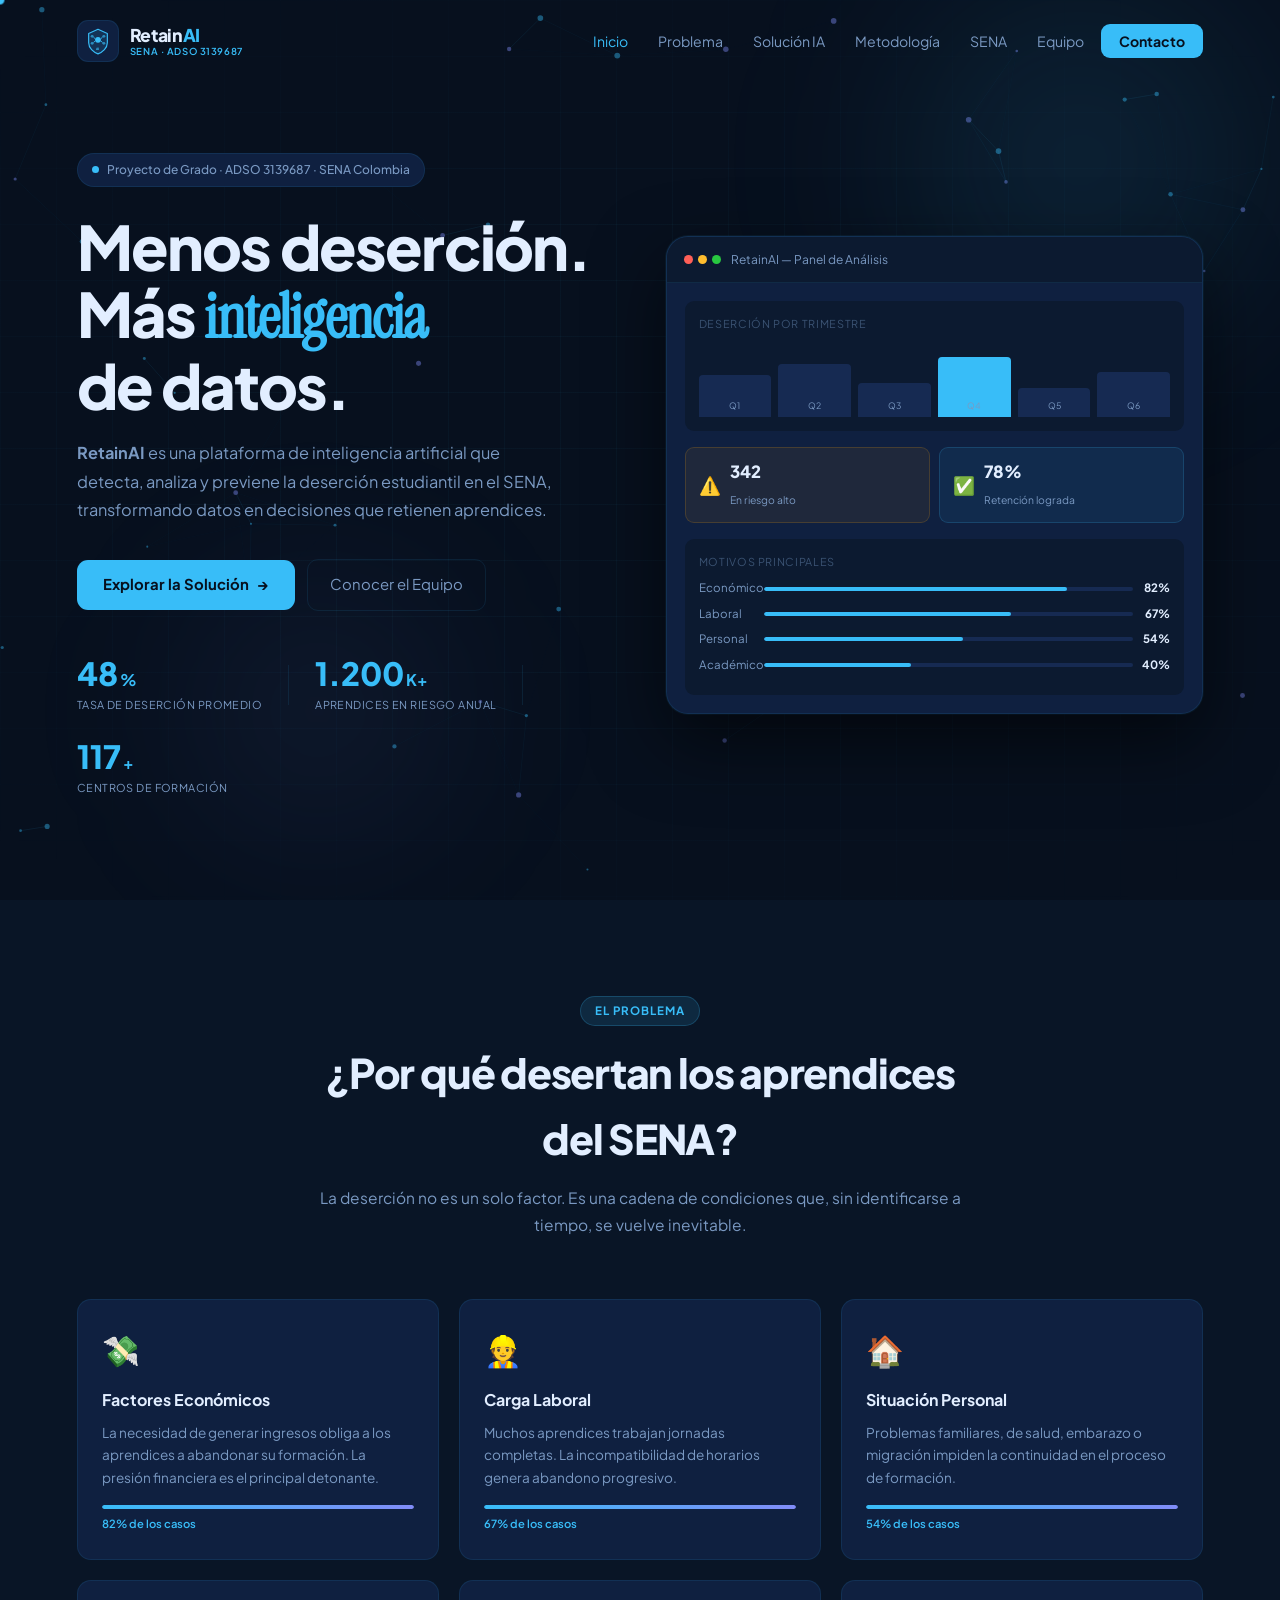
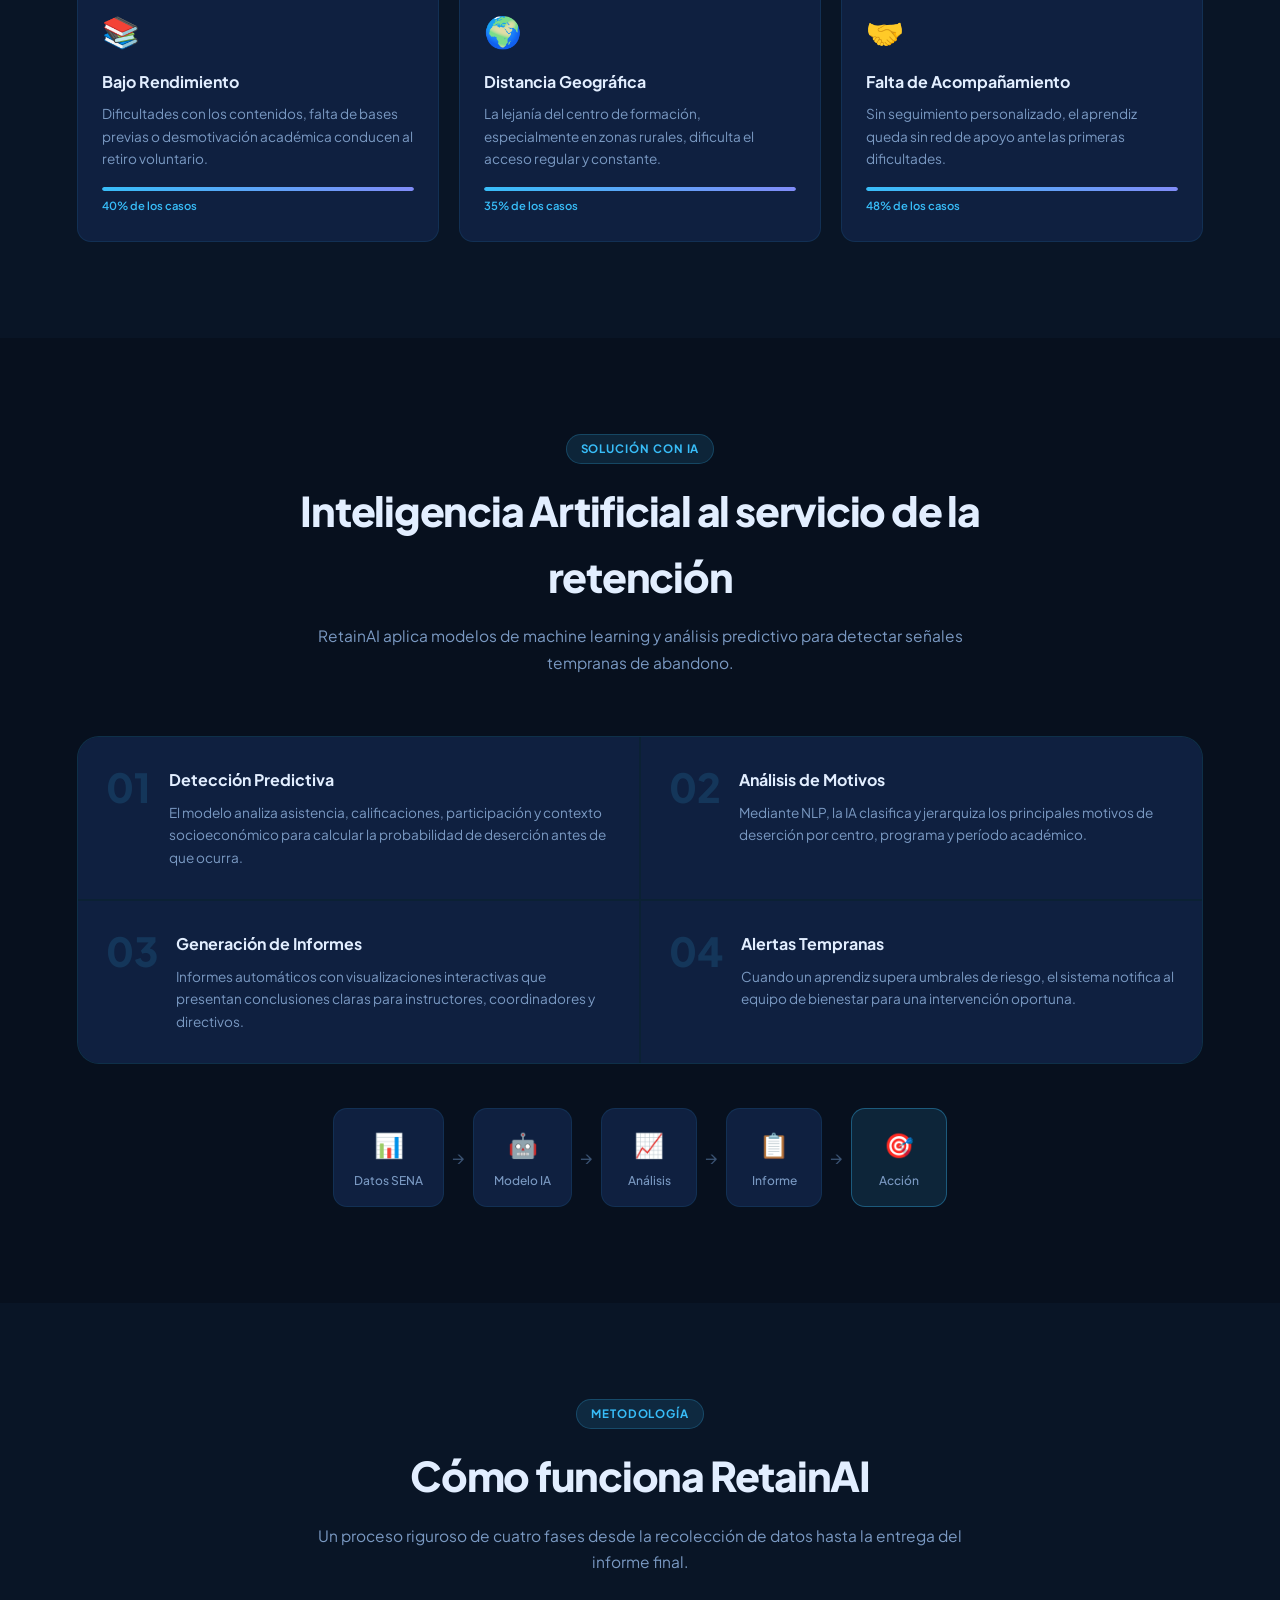
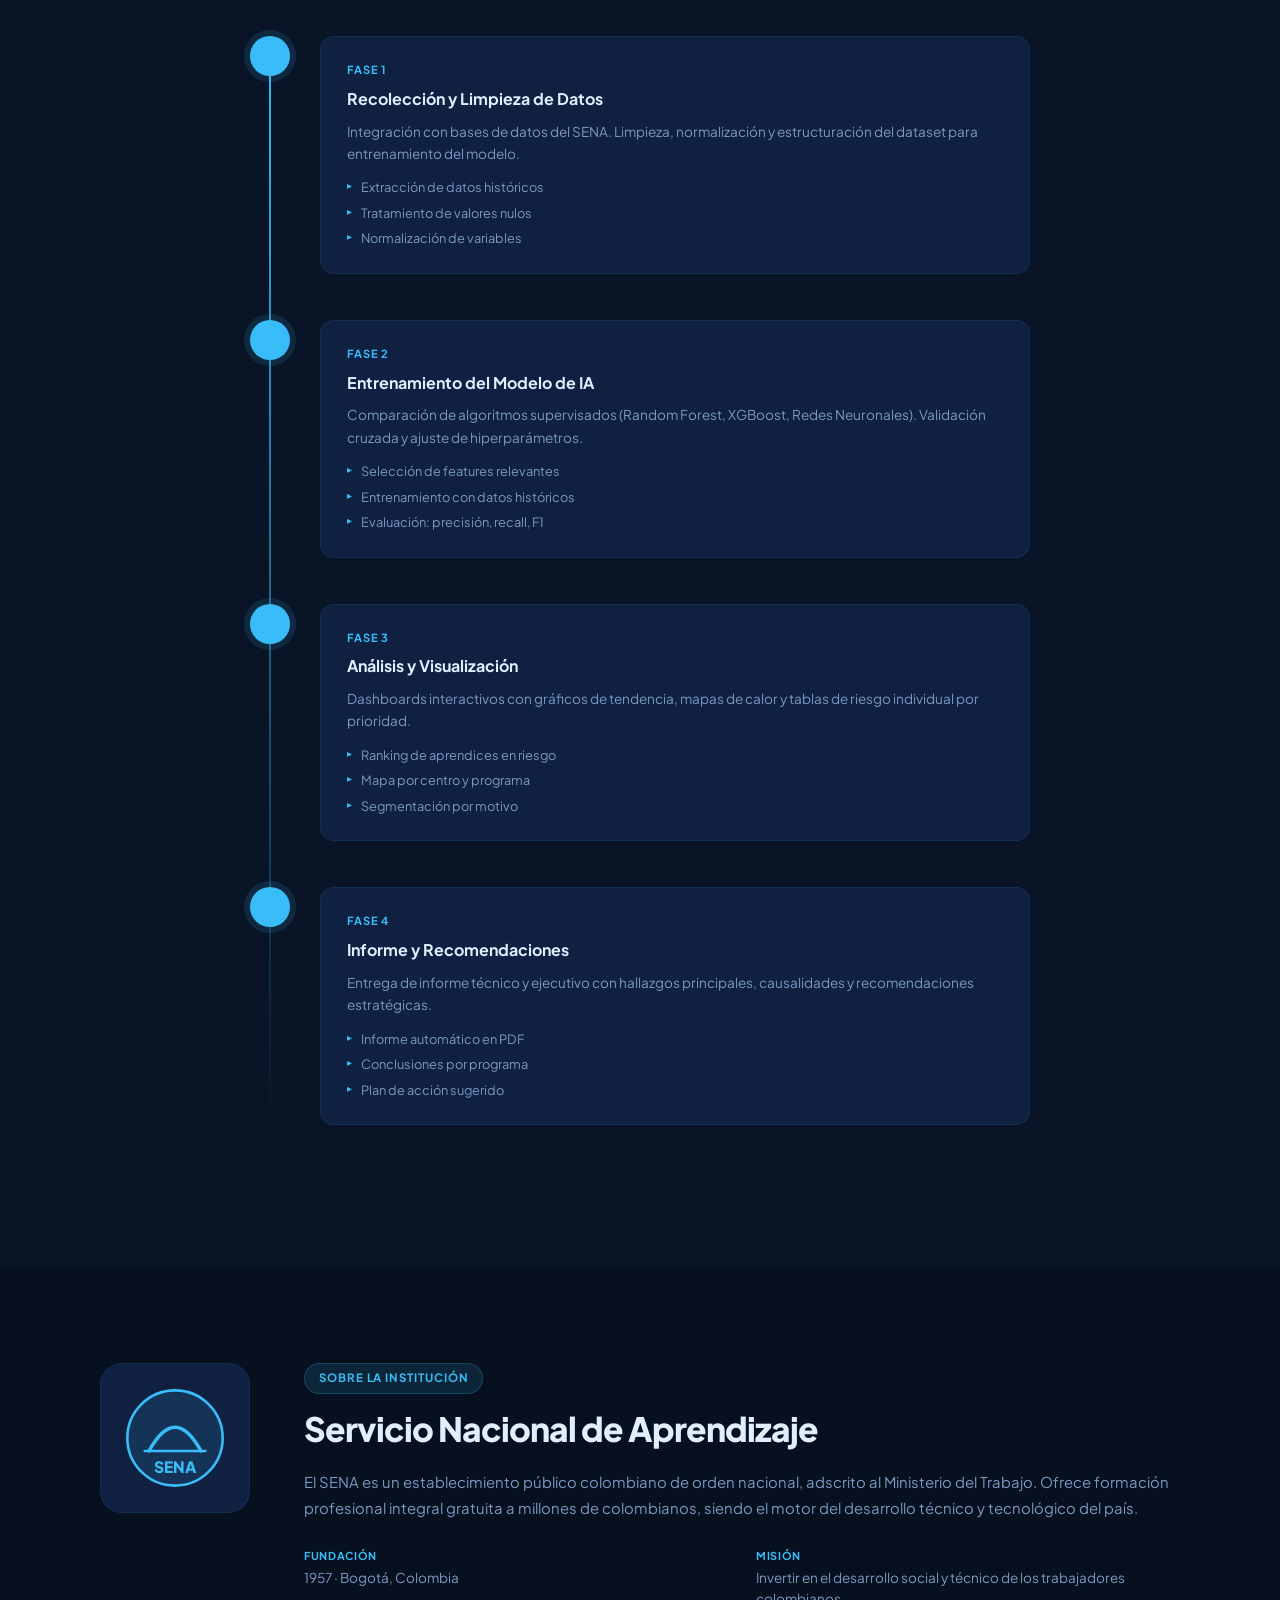
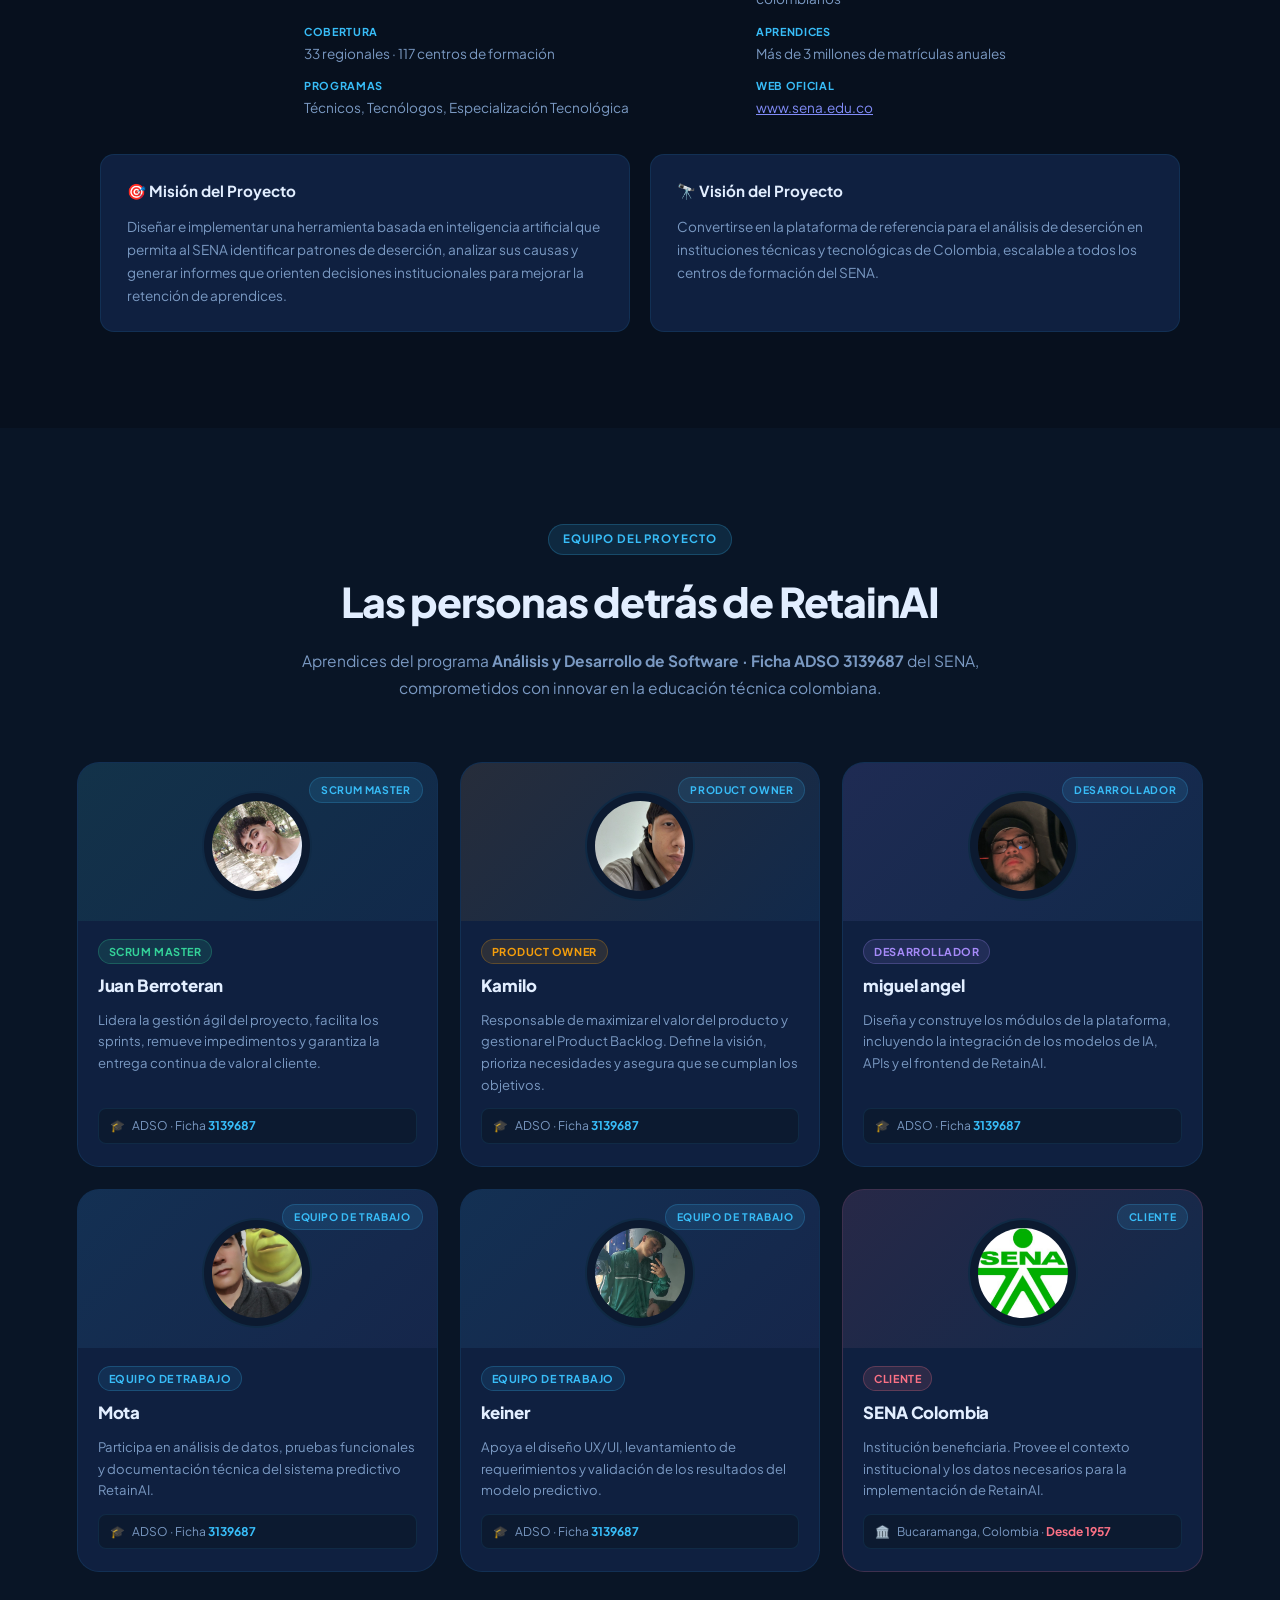
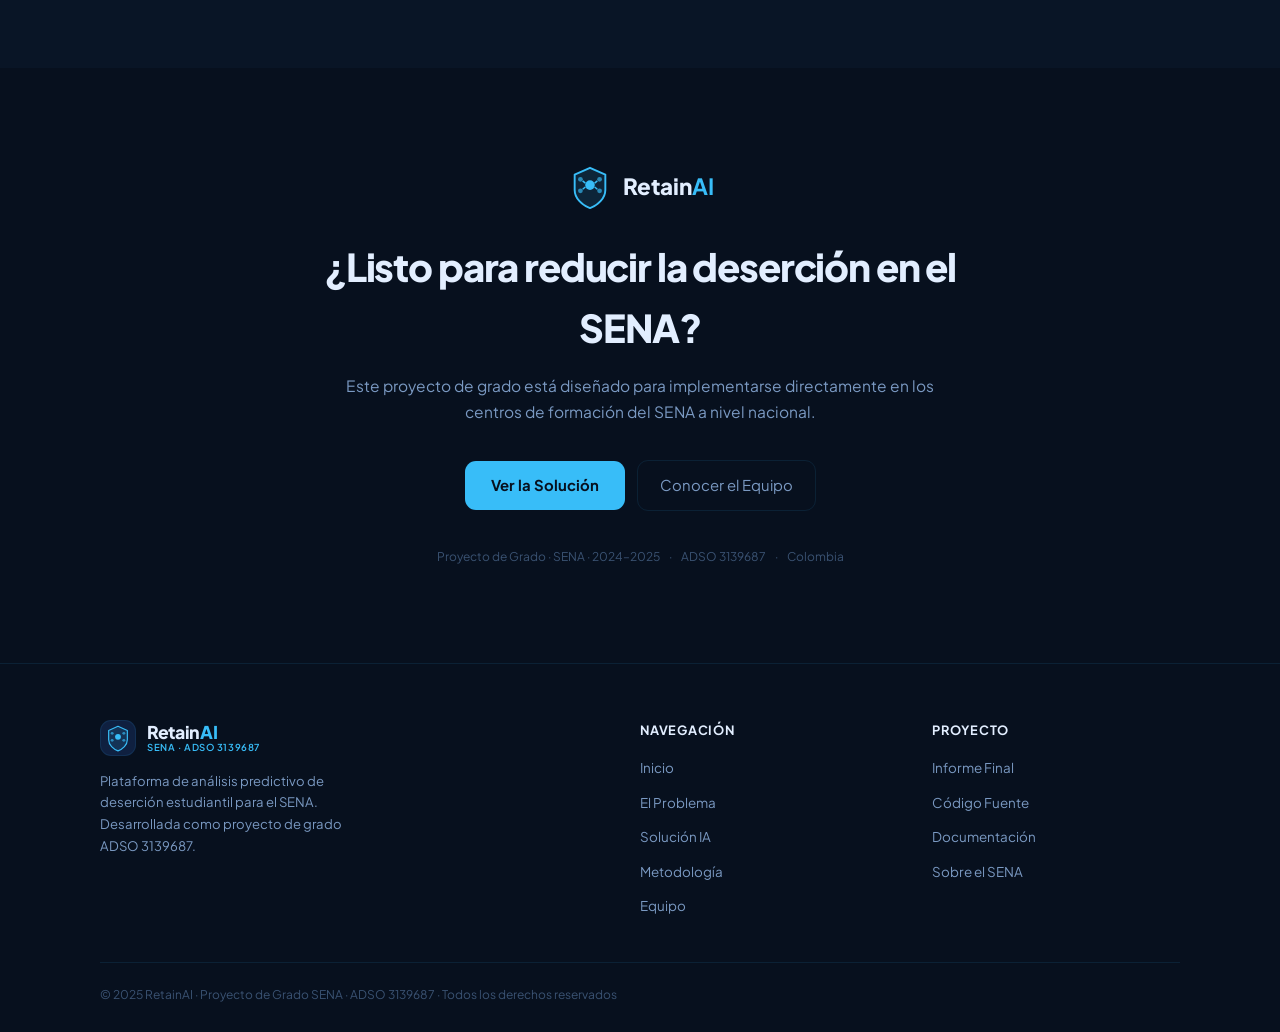
<file: sena desercion/index.html>
<!DOCTYPE html>
<html lang="es">
<head>
  <meta charset="UTF-8" />
  <meta name="viewport" content="width=device-width, initial-scale=1.0"/>
  <title>RetainAI SENA | Análisis de Deserción con Inteligencia Artificial</title>
  <link rel="stylesheet" href="styles.css" />
  <link href="https://fonts.googleapis.com/css2?family=Plus+Jakarta+Sans:wght@300;400;500;600;700;800&family=Instrument+Serif:ital@0;1&display=swap" rel="stylesheet"/>
</head>
<body>

  <div class="cursor" id="cursor"></div>
  <div class="cursor-follower" id="cursorFollower"></div>

  <!-- ═══════ NAV ═══════ -->
  <nav class="nav" id="navbar">
    <div class="nav-logo">
      <div class="logo-mark">
        <svg viewBox="0 0 48 48" fill="none" xmlns="http://www.w3.org/2000/svg" class="logo-svg">
          <path d="M24 4 L40 11 L40 27 C40 36 32 43 24 46 C16 43 8 36 8 27 L8 11 Z"
                fill="rgba(56,189,248,0.12)" stroke="var(--accent)" stroke-width="2" stroke-linejoin="round"/>
          <circle cx="24" cy="22" r="5" fill="var(--accent)"/>
          <circle cx="14" cy="16" r="2.5" fill="var(--accent)" opacity="0.65"/>
          <circle cx="34" cy="16" r="2.5" fill="var(--accent)" opacity="0.65"/>
          <circle cx="14" cy="28" r="2.5" fill="var(--accent)" opacity="0.65"/>
          <circle cx="34" cy="28" r="2.5" fill="var(--accent)" opacity="0.65"/>
          <line x1="19.2" y1="20" x2="16.3" y2="17.6" stroke="var(--accent)" stroke-width="1.5"/>
          <line x1="28.8" y1="20" x2="31.7" y2="17.6" stroke="var(--accent)" stroke-width="1.5"/>
          <line x1="19.2" y1="24" x2="16.3" y2="26.4" stroke="var(--accent)" stroke-width="1.5"/>
          <line x1="28.8" y1="24" x2="31.7" y2="26.4" stroke="var(--accent)" stroke-width="1.5"/>
          <text x="24" y="39" text-anchor="middle" fill="var(--accent)" font-size="5.5" font-weight="800"
                font-family="Plus Jakarta Sans, sans-serif" letter-spacing="0.8">AI</text>
        </svg>
      </div>
      <div class="logo-text">
        <span class="logo-name">Retain<span class="logo-accent">AI</span></span>
        <span class="logo-tag">SENA · ADSO 3139687</span>
      </div>
    </div>
    <ul class="nav-links" id="navLinks">
      <li><a href="#inicio">Inicio</a></li>
      <li><a href="#problema">Problema</a></li>
      <li><a href="#solucion">Solución IA</a></li>
      <li><a href="#metodologia">Metodología</a></li>
      <li><a href="#sena">SENA</a></li>
      <li><a href="#equipo">Equipo</a></li>
      <li><a href="#contacto" class="nav-cta">Contacto</a></li>
    </ul>
    <button class="hamburger" id="hamburger" aria-label="Menú">
      <span></span><span></span><span></span>
    </button>
  </nav>

  <!-- ═══════ HERO ═══════ -->
  <section class="hero" id="inicio">
    <div class="hero-bg">
      <canvas id="particleCanvas"></canvas>
      <div class="hero-grid"></div>
      <div class="hero-orb hero-orb--1"></div>
      <div class="hero-orb hero-orb--2"></div>
    </div>
    <div class="hero-content">
      <div class="hero-badge reveal">
        <span class="badge-dot"></span>
        Proyecto de Grado · ADSO 3139687 · SENA Colombia
      </div>
      <h1 class="hero-title reveal">
        Menos deserción.<br/>
        Más <em>inteligencia</em><br/>
        de datos.
      </h1>
      <p class="hero-sub reveal">
        <strong>RetainAI</strong> es una plataforma de inteligencia artificial que detecta, analiza y previene la deserción estudiantil en el SENA, transformando datos en decisiones que retienen aprendices.
      </p>
      <div class="hero-actions reveal">
        <a href="#solucion" class="btn-primary">Explorar la Solución <span class="btn-arrow">→</span></a>
        <a href="#equipo" class="btn-ghost">Conocer el Equipo</a>
      </div>
      <div class="hero-stats reveal">
        <div class="stat-item">
          <div class="stat-top"><span class="stat-num" data-target="48">0</span><span class="stat-unit">%</span></div>
          <span class="stat-label">Tasa de deserción promedio</span>
        </div>
        <div class="stat-divider"></div>
        <div class="stat-item">
          <div class="stat-top"><span class="stat-num" data-target="1200">0</span><span class="stat-unit">K+</span></div>
          <span class="stat-label">Aprendices en riesgo anual</span>
        </div>
        <div class="stat-divider"></div>
        <div class="stat-item">
          <div class="stat-top"><span class="stat-num" data-target="117">0</span><span class="stat-unit">+</span></div>
          <span class="stat-label">Centros de formación</span>
        </div>
      </div>
    </div>
    <div class="hero-visual reveal">
      <div class="dashboard-mockup">
        <div class="dm-header">
          <div class="dm-dots"><span></span><span></span><span></span></div>
          <span class="dm-title">RetainAI — Panel de Análisis</span>
        </div>
        <div class="dm-body">
          <div class="dm-chart-area">
            <div class="dm-label">Deserción por Trimestre</div>
            <div class="dm-bars">
              <div class="dm-bar" style="--h:55%;--delay:0.1s"><span>Q1</span></div>
              <div class="dm-bar" style="--h:70%;--delay:0.2s"><span>Q2</span></div>
              <div class="dm-bar" style="--h:45%;--delay:0.3s"><span>Q3</span></div>
              <div class="dm-bar active" style="--h:80%;--delay:0.4s"><span>Q4</span></div>
              <div class="dm-bar" style="--h:38%;--delay:0.5s"><span>Q5</span></div>
              <div class="dm-bar" style="--h:60%;--delay:0.6s"><span>Q6</span></div>
            </div>
          </div>
          <div class="dm-cards">
            <div class="dm-card dm-card--alert">
              <div class="dm-card-icon">⚠️</div>
              <div class="dm-card-info">
                <span class="dm-card-val">342</span>
                <span class="dm-card-desc">En riesgo alto</span>
              </div>
            </div>
            <div class="dm-card dm-card--ok">
              <div class="dm-card-icon">✅</div>
              <div class="dm-card-info">
                <span class="dm-card-val">78%</span>
                <span class="dm-card-desc">Retención lograda</span>
              </div>
            </div>
          </div>
          <div class="dm-motivos">
            <div class="dm-label">Motivos principales</div>
            <div class="dm-motive"><span class="dm-motive-label">Económico</span><span class="dm-motive-bar" style="--w:82%"></span><b>82%</b></div>
            <div class="dm-motive"><span class="dm-motive-label">Laboral</span><span class="dm-motive-bar" style="--w:67%"></span><b>67%</b></div>
            <div class="dm-motive"><span class="dm-motive-label">Personal</span><span class="dm-motive-bar" style="--w:54%"></span><b>54%</b></div>
            <div class="dm-motive"><span class="dm-motive-label">Académico</span><span class="dm-motive-bar" style="--w:40%"></span><b>40%</b></div>
          </div>
        </div>
      </div>
    </div>
  </section>

  <!-- ═══════ PROBLEMA ═══════ -->
  <section class="section problema" id="problema">
    <div class="section-inner">
      <div class="section-header reveal">
        <span class="section-tag">El Problema</span>
        <h2>¿Por qué desertan los aprendices del SENA?</h2>
        <p>La deserción no es un solo factor. Es una cadena de condiciones que, sin identificarse a tiempo, se vuelve inevitable.</p>
      </div>
      <div class="causas-grid">
        <div class="causa-card reveal" style="--delay:0s"><div class="causa-icon">💸</div><h3>Factores Económicos</h3><p>La necesidad de generar ingresos obliga a los aprendices a abandonar su formación. La presión financiera es el principal detonante.</p><div class="causa-pct"><div class="pct-bar"><div class="pct-fill" style="--pct:82%"></div></div><span>82% de los casos</span></div></div>
        <div class="causa-card reveal" style="--delay:0.1s"><div class="causa-icon">👷</div><h3>Carga Laboral</h3><p>Muchos aprendices trabajan jornadas completas. La incompatibilidad de horarios genera abandono progresivo.</p><div class="causa-pct"><div class="pct-bar"><div class="pct-fill" style="--pct:67%"></div></div><span>67% de los casos</span></div></div>
        <div class="causa-card reveal" style="--delay:0.2s"><div class="causa-icon">🏠</div><h3>Situación Personal</h3><p>Problemas familiares, de salud, embarazo o migración impiden la continuidad en el proceso de formación.</p><div class="causa-pct"><div class="pct-bar"><div class="pct-fill" style="--pct:54%"></div></div><span>54% de los casos</span></div></div>
        <div class="causa-card reveal" style="--delay:0.3s"><div class="causa-icon">📚</div><h3>Bajo Rendimiento</h3><p>Dificultades con los contenidos, falta de bases previas o desmotivación académica conducen al retiro voluntario.</p><div class="causa-pct"><div class="pct-bar"><div class="pct-fill" style="--pct:40%"></div></div><span>40% de los casos</span></div></div>
        <div class="causa-card reveal" style="--delay:0.4s"><div class="causa-icon">🌍</div><h3>Distancia Geográfica</h3><p>La lejanía del centro de formación, especialmente en zonas rurales, dificulta el acceso regular y constante.</p><div class="causa-pct"><div class="pct-bar"><div class="pct-fill" style="--pct:35%"></div></div><span>35% de los casos</span></div></div>
        <div class="causa-card reveal" style="--delay:0.5s"><div class="causa-icon">🤝</div><h3>Falta de Acompañamiento</h3><p>Sin seguimiento personalizado, el aprendiz queda sin red de apoyo ante las primeras dificultades.</p><div class="causa-pct"><div class="pct-bar"><div class="pct-fill" style="--pct:48%"></div></div><span>48% de los casos</span></div></div>
      </div>
    </div>
  </section>

  <!-- ═══════ SOLUCIÓN ═══════ -->
  <section class="section solucion" id="solucion">
    <div class="section-inner">
      <div class="section-header reveal">
        <span class="section-tag">Solución con IA</span>
        <h2>Inteligencia Artificial al servicio de la retención</h2>
        <p>RetainAI aplica modelos de machine learning y análisis predictivo para detectar señales tempranas de abandono.</p>
      </div>
      <div class="ia-features">
        <div class="ia-feature reveal" style="--delay:0s"><div class="ia-feature-num">01</div><div class="ia-feature-body"><h3>Detección Predictiva</h3><p>El modelo analiza asistencia, calificaciones, participación y contexto socioeconómico para calcular la probabilidad de deserción antes de que ocurra.</p></div></div>
        <div class="ia-feature reveal" style="--delay:0.1s"><div class="ia-feature-num">02</div><div class="ia-feature-body"><h3>Análisis de Motivos</h3><p>Mediante NLP, la IA clasifica y jerarquiza los principales motivos de deserción por centro, programa y período académico.</p></div></div>
        <div class="ia-feature reveal" style="--delay:0.2s"><div class="ia-feature-num">03</div><div class="ia-feature-body"><h3>Generación de Informes</h3><p>Informes automáticos con visualizaciones interactivas que presentan conclusiones claras para instructores, coordinadores y directivos.</p></div></div>
        <div class="ia-feature reveal" style="--delay:0.3s"><div class="ia-feature-num">04</div><div class="ia-feature-body"><h3>Alertas Tempranas</h3><p>Cuando un aprendiz supera umbrales de riesgo, el sistema notifica al equipo de bienestar para una intervención oportuna.</p></div></div>
      </div>
      <div class="ia-flow reveal">
        <div class="flow-step"><div class="flow-icon">📊</div><span>Datos SENA</span></div>
        <div class="flow-arrow">→</div>
        <div class="flow-step"><div class="flow-icon">🤖</div><span>Modelo IA</span></div>
        <div class="flow-arrow">→</div>
        <div class="flow-step"><div class="flow-icon">📈</div><span>Análisis</span></div>
        <div class="flow-arrow">→</div>
        <div class="flow-step"><div class="flow-icon">📋</div><span>Informe</span></div>
        <div class="flow-arrow">→</div>
        <div class="flow-step flow-step--highlight"><div class="flow-icon">🎯</div><span>Acción</span></div>
      </div>
    </div>
  </section>

  <!-- ═══════ METODOLOGÍA ═══════ -->
  <section class="section metodologia" id="metodologia">
    <div class="section-inner">
      <div class="section-header reveal">
        <span class="section-tag">Metodología</span>
        <h2>Cómo funciona RetainAI</h2>
        <p>Un proceso riguroso de cuatro fases desde la recolección de datos hasta la entrega del informe final.</p>
      </div>
      <div class="timeline">
        <div class="tl-item reveal" style="--delay:0s"><div class="tl-dot"></div><div class="tl-content"><span class="tl-phase">Fase 1</span><h3>Recolección y Limpieza de Datos</h3><p>Integración con bases de datos del SENA. Limpieza, normalización y estructuración del dataset para entrenamiento del modelo.</p><ul><li>Extracción de datos históricos</li><li>Tratamiento de valores nulos</li><li>Normalización de variables</li></ul></div></div>
        <div class="tl-item reveal" style="--delay:0.1s"><div class="tl-dot"></div><div class="tl-content"><span class="tl-phase">Fase 2</span><h3>Entrenamiento del Modelo de IA</h3><p>Comparación de algoritmos supervisados (Random Forest, XGBoost, Redes Neuronales). Validación cruzada y ajuste de hiperparámetros.</p><ul><li>Selección de features relevantes</li><li>Entrenamiento con datos históricos</li><li>Evaluación: precisión, recall, F1</li></ul></div></div>
        <div class="tl-item reveal" style="--delay:0.2s"><div class="tl-dot"></div><div class="tl-content"><span class="tl-phase">Fase 3</span><h3>Análisis y Visualización</h3><p>Dashboards interactivos con gráficos de tendencia, mapas de calor y tablas de riesgo individual por prioridad.</p><ul><li>Ranking de aprendices en riesgo</li><li>Mapa por centro y programa</li><li>Segmentación por motivo</li></ul></div></div>
        <div class="tl-item reveal" style="--delay:0.3s"><div class="tl-dot"></div><div class="tl-content"><span class="tl-phase">Fase 4</span><h3>Informe y Recomendaciones</h3><p>Entrega de informe técnico y ejecutivo con hallazgos principales, causalidades y recomendaciones estratégicas.</p><ul><li>Informe automático en PDF</li><li>Conclusiones por programa</li><li>Plan de acción sugerido</li></ul></div></div>
      </div>
    </div>
  </section>

  <!-- ═══════ SENA ═══════ -->
  <section class="section sena-section" id="sena">
    <div class="section-inner sena-inner">
      <div class="sena-logo-block reveal">
        <div class="sena-logo">
          <svg viewBox="0 0 120 120" xmlns="http://www.w3.org/2000/svg" fill="none">
            <circle cx="60" cy="60" r="55" fill="var(--accent-glow)"/>
            <circle cx="60" cy="60" r="55" stroke="var(--accent)" stroke-width="3"/>
            <path d="M30 75 Q60 20 90 75" stroke="var(--accent)" stroke-width="4" stroke-linecap="round" fill="none"/>
            <path d="M25 75 L95 75" stroke="var(--accent)" stroke-width="3" stroke-linecap="round"/>
            <text x="60" y="100" text-anchor="middle" fill="var(--accent)" font-size="18" font-weight="800" font-family="Plus Jakarta Sans, sans-serif">SENA</text>
          </svg>
        </div>
        <div class="sena-info">
          <span class="section-tag">Sobre la Institución</span>
          <h2>Servicio Nacional de Aprendizaje</h2>
          <p class="sena-desc">El SENA es un establecimiento público colombiano de orden nacional, adscrito al Ministerio del Trabajo. Ofrece formación profesional integral gratuita a millones de colombianos, siendo el motor del desarrollo técnico y tecnológico del país.</p>
          <div class="sena-datos">
            <div class="sena-dato"><strong>Fundación</strong><span>1957 · Bogotá, Colombia</span></div>
            <div class="sena-dato"><strong>Misión</strong><span>Invertir en el desarrollo social y técnico de los trabajadores colombianos</span></div>
            <div class="sena-dato"><strong>Cobertura</strong><span>33 regionales · 117 centros de formación</span></div>
            <div class="sena-dato"><strong>Aprendices</strong><span>Más de 3 millones de matrículas anuales</span></div>
            <div class="sena-dato"><strong>Programas</strong><span>Técnicos, Tecnólogos, Especialización Tecnológica</span></div>
            <div class="sena-dato"><strong>Web oficial</strong><span><a href="https://www.sena.edu.co" target="_blank" rel="noopener">www.sena.edu.co</a></span></div>
          </div>
        </div>
      </div>
      <div class="sena-mision-vision reveal">
        <div class="mv-card"><h4>🎯 Misión del Proyecto</h4><p>Diseñar e implementar una herramienta basada en inteligencia artificial que permita al SENA identificar patrones de deserción, analizar sus causas y generar informes que orienten decisiones institucionales para mejorar la retención de aprendices.</p></div>
        <div class="mv-card"><h4>🔭 Visión del Proyecto</h4><p>Convertirse en la plataforma de referencia para el análisis de deserción en instituciones técnicas y tecnológicas de Colombia, escalable a todos los centros de formación del SENA.</p></div>
      </div>
    </div>
  </section>

  <!-- ═══════ EQUIPO ═══════ -->
  <section class="section equipo-section" id="equipo">
  <div class="section-inner">
    <div class="section-header reveal">
      <span class="section-tag">Equipo del Proyecto</span>
      <h2>Las personas detrás de RetainAI</h2>
      <p>Aprendices del programa <strong>Análisis y Desarrollo de Software · Ficha ADSO 3139687</strong> del SENA, comprometidos con innovar en la educación técnica colombiana.</p>
    </div>

    <div class="team-grid">

      <div class="team-card reveal" style="--delay:0s">
        <div class="team-card-top tc-scrum">
          <div class="team-role-badge">Scrum Master</div>
          <div class="team-photo-wrap">
            <div class="team-photo-placeholder">
              <img src="454400928_3002786583196466_5290977381548284518_n.jpg" alt="Foto de Juan Berroteran" class="team-img">
            </div>
          </div>
        </div>
        <div class="team-card-body">
          <div class="team-role-pill tc-pill-scrum">Scrum Master</div>
          <h3 class="team-name">Juan Berroteran</h3>
          <p class="team-desc">Lidera la gestión ágil del proyecto, facilita los sprints, remueve impedimentos y garantiza la entrega continua de valor al cliente.</p>
          <div class="team-ficha"><span>🎓</span><span>ADSO · Ficha <strong>3139687</strong></span></div>
        </div>
      </div>

      <div class="team-card reveal" style="--delay:0.1s">
        <div class="team-card-top tc-po"> <div class="team-role-badge">Product Owner</div>
          <div class="team-photo-wrap">
            <div class="team-photo-placeholder">
              <img src="kamilo.jpeg" alt="Foto de Kamilo" class="team-img">
            </div>
          </div>
        </div>
        <div class="team-card-body">
          <div class="team-role-pill tc-pill-po">Product Owner</div>
          <h3 class="team-name">Kamilo</h3>
          <p class="team-desc">Responsable de maximizar el valor del producto y gestionar el Product Backlog. Define la visión, prioriza necesidades y asegura que se cumplan los objetivos.</p>
          <div class="team-ficha"><span>🎓</span><span>ADSO · Ficha <strong>3139687</strong></span></div>
        </div>
      </div>

      <div class="team-card reveal" style="--delay:0.2s">
        <div class="team-card-top tc-dev">
          <div class="team-role-badge">Desarrollador</div>
          <div class="team-photo-wrap">
            <div class="team-photo-placeholder">
              <img src="miguelangel.jpeg" alt="Foto Desarrollador" class="team-img">
            </div>
          </div>
        </div>
        <div class="team-card-body">
          <div class="team-role-pill tc-pill-dev">Desarrollador</div>
          <h3 class="team-name">miguel angel</h3>
          <p class="team-desc">Diseña y construye los módulos de la plataforma, incluyendo la integración de los modelos de IA, APIs y el frontend de RetainAI.</p>
          <div class="team-ficha"><span>🎓</span><span>ADSO · Ficha <strong>3139687</strong></span></div>
        </div>
      </div>

      <div class="team-card reveal" style="--delay:0.3s">
        <div class="team-card-top tc-team">
          <div class="team-role-badge">Equipo de Trabajo</div>
          <div class="team-photo-wrap">
            <div class="team-photo-placeholder">
              <img src="mota.jpeg" alt="Foto de mota" class="team-img">
            </div>
          </div>
        </div>
        <div class="team-card-body">
          <div class="team-role-pill tc-pill-team">Equipo de Trabajo</div>
          <h3 class="team-name">Mota</h3>
          <p class="team-desc">Participa en análisis de datos, pruebas funcionales y documentación técnica del sistema predictivo RetainAI.</p>
          <div class="team-ficha"><span>🎓</span><span>ADSO · Ficha <strong>3139687</strong></span></div>
        </div>
      </div>

      <div class="team-card reveal" style="--delay:0.4s">
        <div class="team-card-top tc-team">
          <div class="team-role-badge">Equipo de Trabajo</div>
          <div class="team-photo-wrap">
            <div class="team-photo-placeholder">
              <img src="keiner.jpeg" alt="Foto de mota" class="team-img">
            </div>
          </div>
        </div>
        <div class="team-card-body">
     
          <div class="team-role-pill tc-pill-team">Equipo de Trabajo</div>
          <h3 class="team-name">keiner</h3>
          <p class="team-desc">Apoya el diseño UX/UI, levantamiento de requerimientos y validación de los resultados del modelo predictivo.</p>
          <div class="team-ficha"><span>🎓</span><span>ADSO · Ficha <strong>3139687</strong></span></div>
        </div>
      </div>

      <div class="team-card team-card--cliente reveal" style="--delay:0.5s">
        <div class="team-card-top tc-cliente">
          <div class="team-role-badge">Cliente</div>
          <div class="team-photo-wrap">
            <div class="team-photo-placeholder">
              <img src="sena.jpeg" alt="Foto de mota" class="team-img">
            </div>
          </div>
        </div>
        <div class="team-card-body">
          <div class="team-role-pill tc-pill-cliente">Cliente</div>
          <h3 class="team-name">SENA Colombia</h3>
          <p class="team-desc">Institución beneficiaria. Provee el contexto institucional y los datos necesarios para la implementación de RetainAI.</p>
          <div class="team-ficha team-ficha--sena"><span>🏛️</span><span>Bucaramanga, Colombia · <strong>Desde 1957</strong></span></div>
        </div>
      </div>

    </div> 
  </div>
   </section>
  <!-- ═══════ CTA ═══════ -->
  <section class="section cta-section" id="contacto">
    <div class="cta-inner reveal">
      <div class="cta-logo">
        <svg viewBox="0 0 48 48" fill="none" xmlns="http://www.w3.org/2000/svg" width="46" height="46">
          <path d="M24 4 L40 11 L40 27 C40 36 32 43 24 46 C16 43 8 36 8 27 L8 11 Z"
                fill="rgba(56,189,248,0.12)" stroke="var(--accent)" stroke-width="2" stroke-linejoin="round"/>
          <circle cx="24" cy="22" r="5" fill="var(--accent)"/>
          <circle cx="14" cy="16" r="2.5" fill="var(--accent)" opacity="0.65"/>
          <circle cx="34" cy="16" r="2.5" fill="var(--accent)" opacity="0.65"/>
          <circle cx="14" cy="28" r="2.5" fill="var(--accent)" opacity="0.65"/>
          <circle cx="34" cy="28" r="2.5" fill="var(--accent)" opacity="0.65"/>
          <line x1="19.2" y1="20" x2="16.3" y2="17.6" stroke="var(--accent)" stroke-width="1.5"/>
          <line x1="28.8" y1="20" x2="31.7" y2="17.6" stroke="var(--accent)" stroke-width="1.5"/>
          <line x1="19.2" y1="24" x2="16.3" y2="26.4" stroke="var(--accent)" stroke-width="1.5"/>
          <line x1="28.8" y1="24" x2="31.7" y2="26.4" stroke="var(--accent)" stroke-width="1.5"/>
        </svg>
        <span>Retain<strong>AI</strong></span>
      </div>
      <h2>¿Listo para reducir la deserción en el SENA?</h2>
      <p>Este proyecto de grado está diseñado para implementarse directamente en los centros de formación del SENA a nivel nacional.</p>
      <div class="cta-actions">
        <a href="#solucion" class="btn-primary">Ver la Solución</a>
        <a href="#equipo" class="btn-ghost">Conocer el Equipo</a>
      </div>
      <div class="cta-footer">
        <span>Proyecto de Grado · SENA · 2024–2025</span>
        <span>·</span>
        <span>ADSO 3139687</span>
        <span>·</span>
        <span>Colombia</span>
      </div>
    </div>
  </section>

  <!-- ═══════ FOOTER ═══════ -->
  <footer class="footer">
    <div class="footer-inner">
      <div class="footer-brand">
        <div class="nav-logo" style="margin-bottom:14px">
          <div class="logo-mark small">
            <svg viewBox="0 0 48 48" fill="none" xmlns="http://www.w3.org/2000/svg" class="logo-svg">
              <path d="M24 4 L40 11 L40 27 C40 36 32 43 24 46 C16 43 8 36 8 27 L8 11 Z"
                    fill="rgba(56,189,248,0.12)" stroke="var(--accent)" stroke-width="2" stroke-linejoin="round"/>
              <circle cx="24" cy="22" r="5" fill="var(--accent)"/>
              <circle cx="14" cy="16" r="2.5" fill="var(--accent)" opacity="0.65"/>
              <circle cx="34" cy="16" r="2.5" fill="var(--accent)" opacity="0.65"/>
              <circle cx="14" cy="28" r="2.5" fill="var(--accent)" opacity="0.65"/>
              <circle cx="34" cy="28" r="2.5" fill="var(--accent)" opacity="0.65"/>
            </svg>
          </div>
          <div class="logo-text">
            <span class="logo-name">Retain<span class="logo-accent">AI</span></span>
            <span class="logo-tag">SENA · ADSO 3139687</span>
          </div>
        </div>
        <p>Plataforma de análisis predictivo de deserción estudiantil para el SENA. Desarrollada como proyecto de grado ADSO 3139687.</p>
      </div>
      <div class="footer-links">
        <h5>Navegación</h5>
        <ul>
          <li><a href="#inicio">Inicio</a></li>
          <li><a href="#problema">El Problema</a></li>
          <li><a href="#solucion">Solución IA</a></li>
          <li><a href="#metodologia">Metodología</a></li>
          <li><a href="#equipo">Equipo</a></li>
        </ul>
      </div>
      <div class="footer-links">
        <h5>Proyecto</h5>
        <ul>
          <li><a href="#">Informe Final</a></li>
          <li><a href="#">Código Fuente</a></li>
          <li><a href="#">Documentación</a></li>
          <li><a href="#sena">Sobre el SENA</a></li>
        </ul>
      </div>
    </div>
    <div class="footer-bottom">
      <span>© 2025 RetainAI · Proyecto de Grado SENA · ADSO 3139687 · Todos los derechos reservados</span>
    </div>
  </footer>

  <script src="main.js"></script>
</body>
</html>
</file>
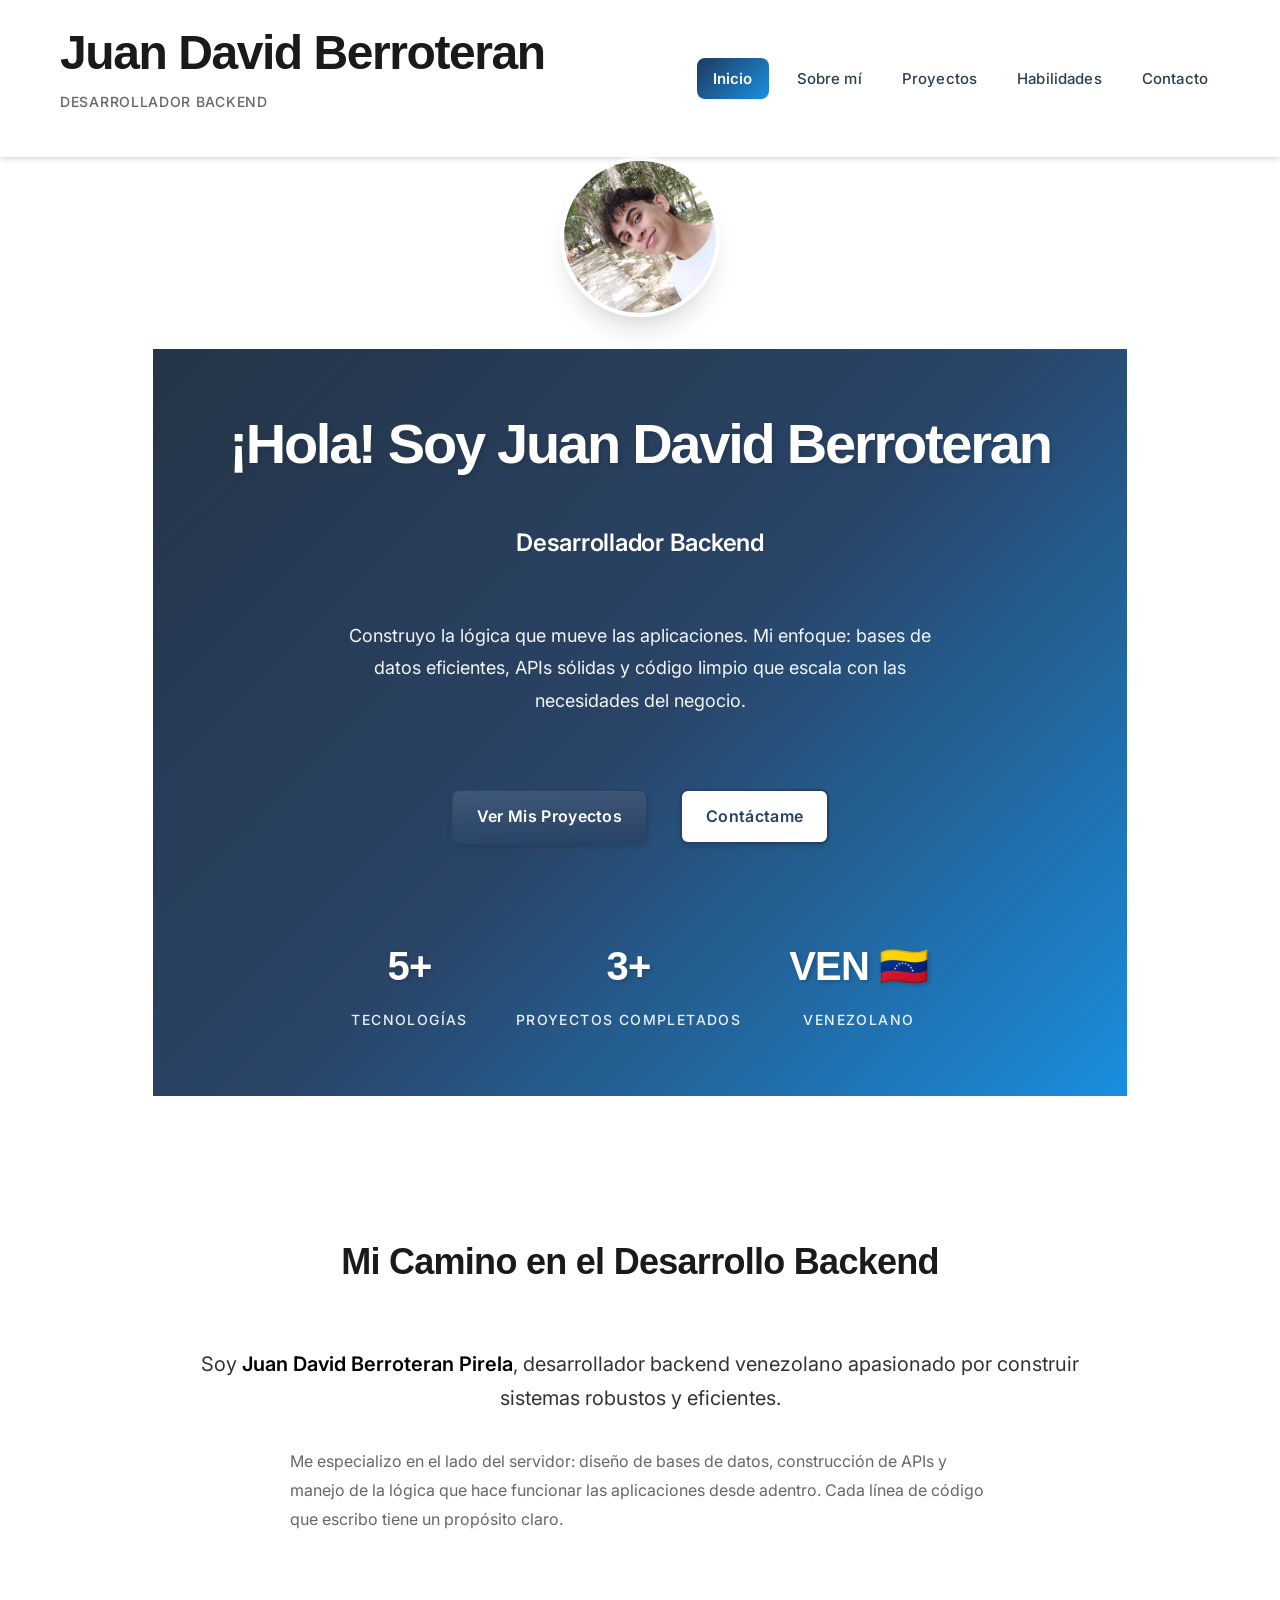
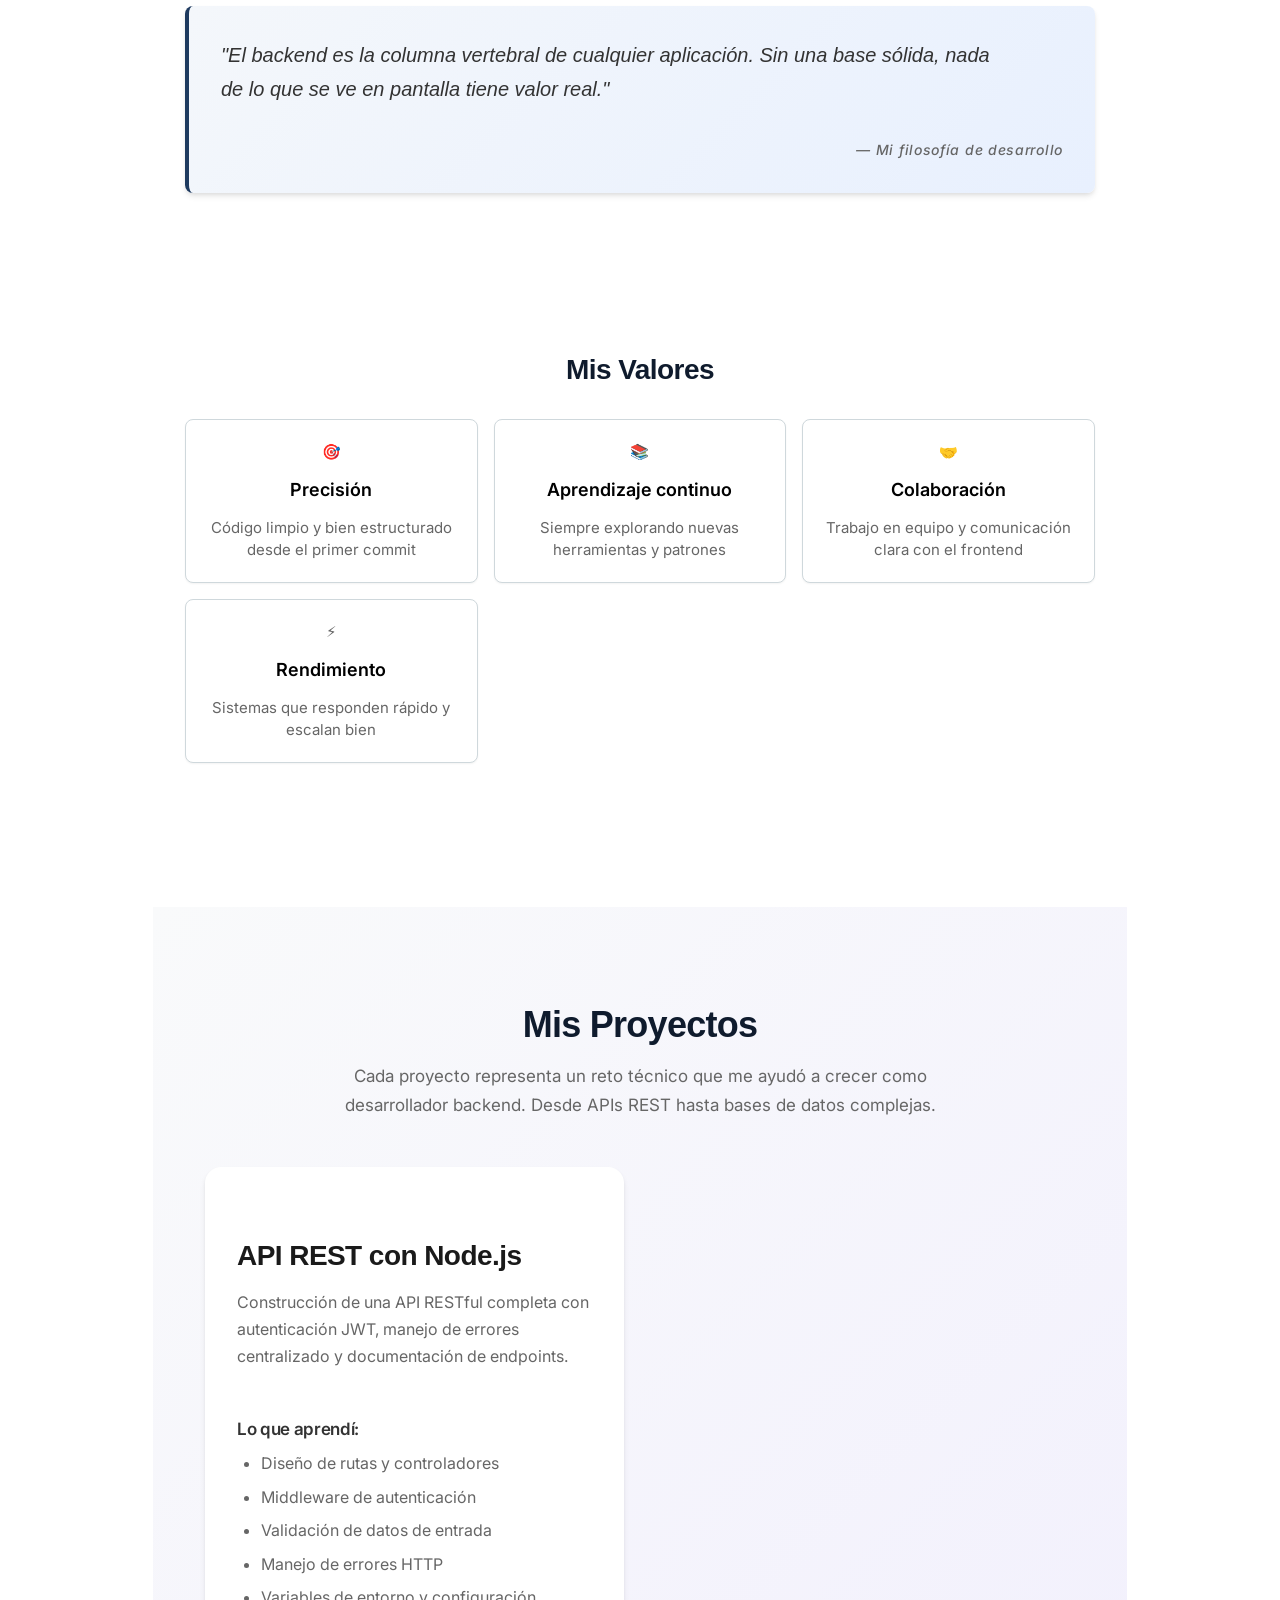
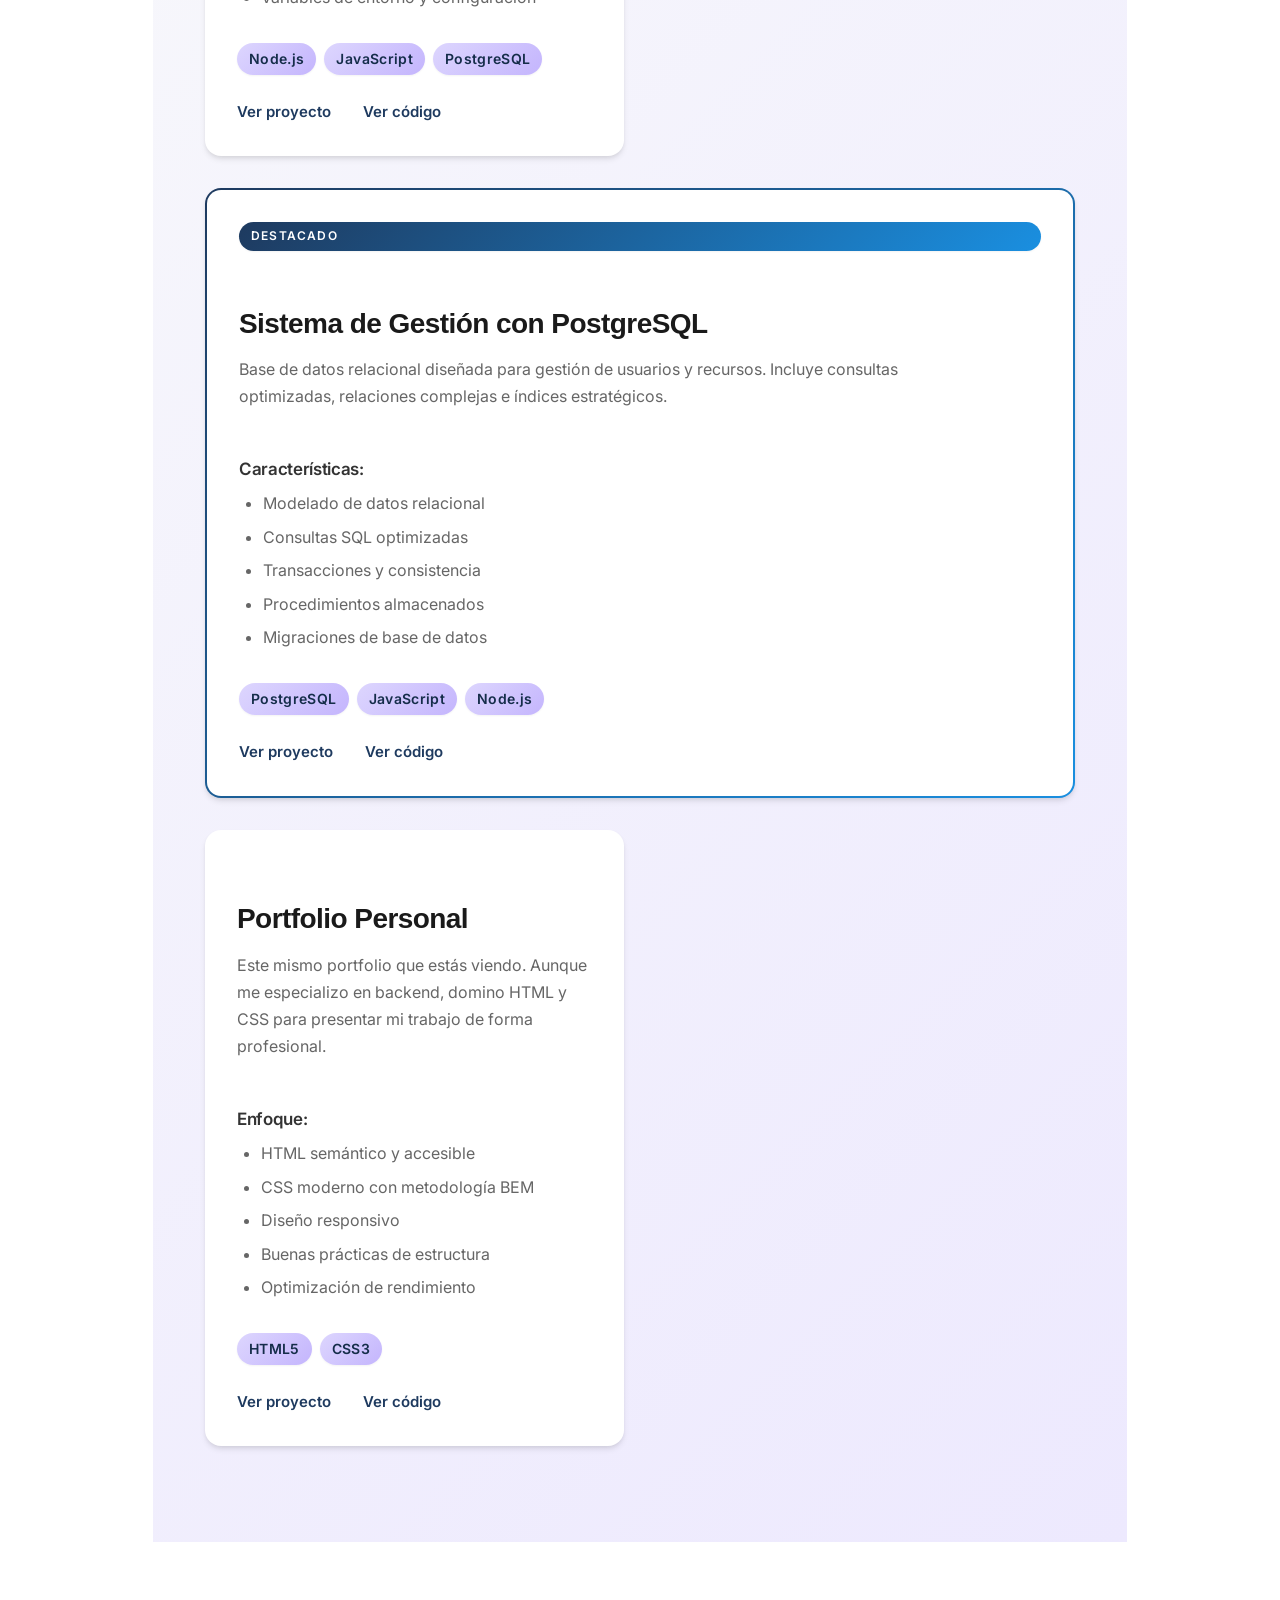
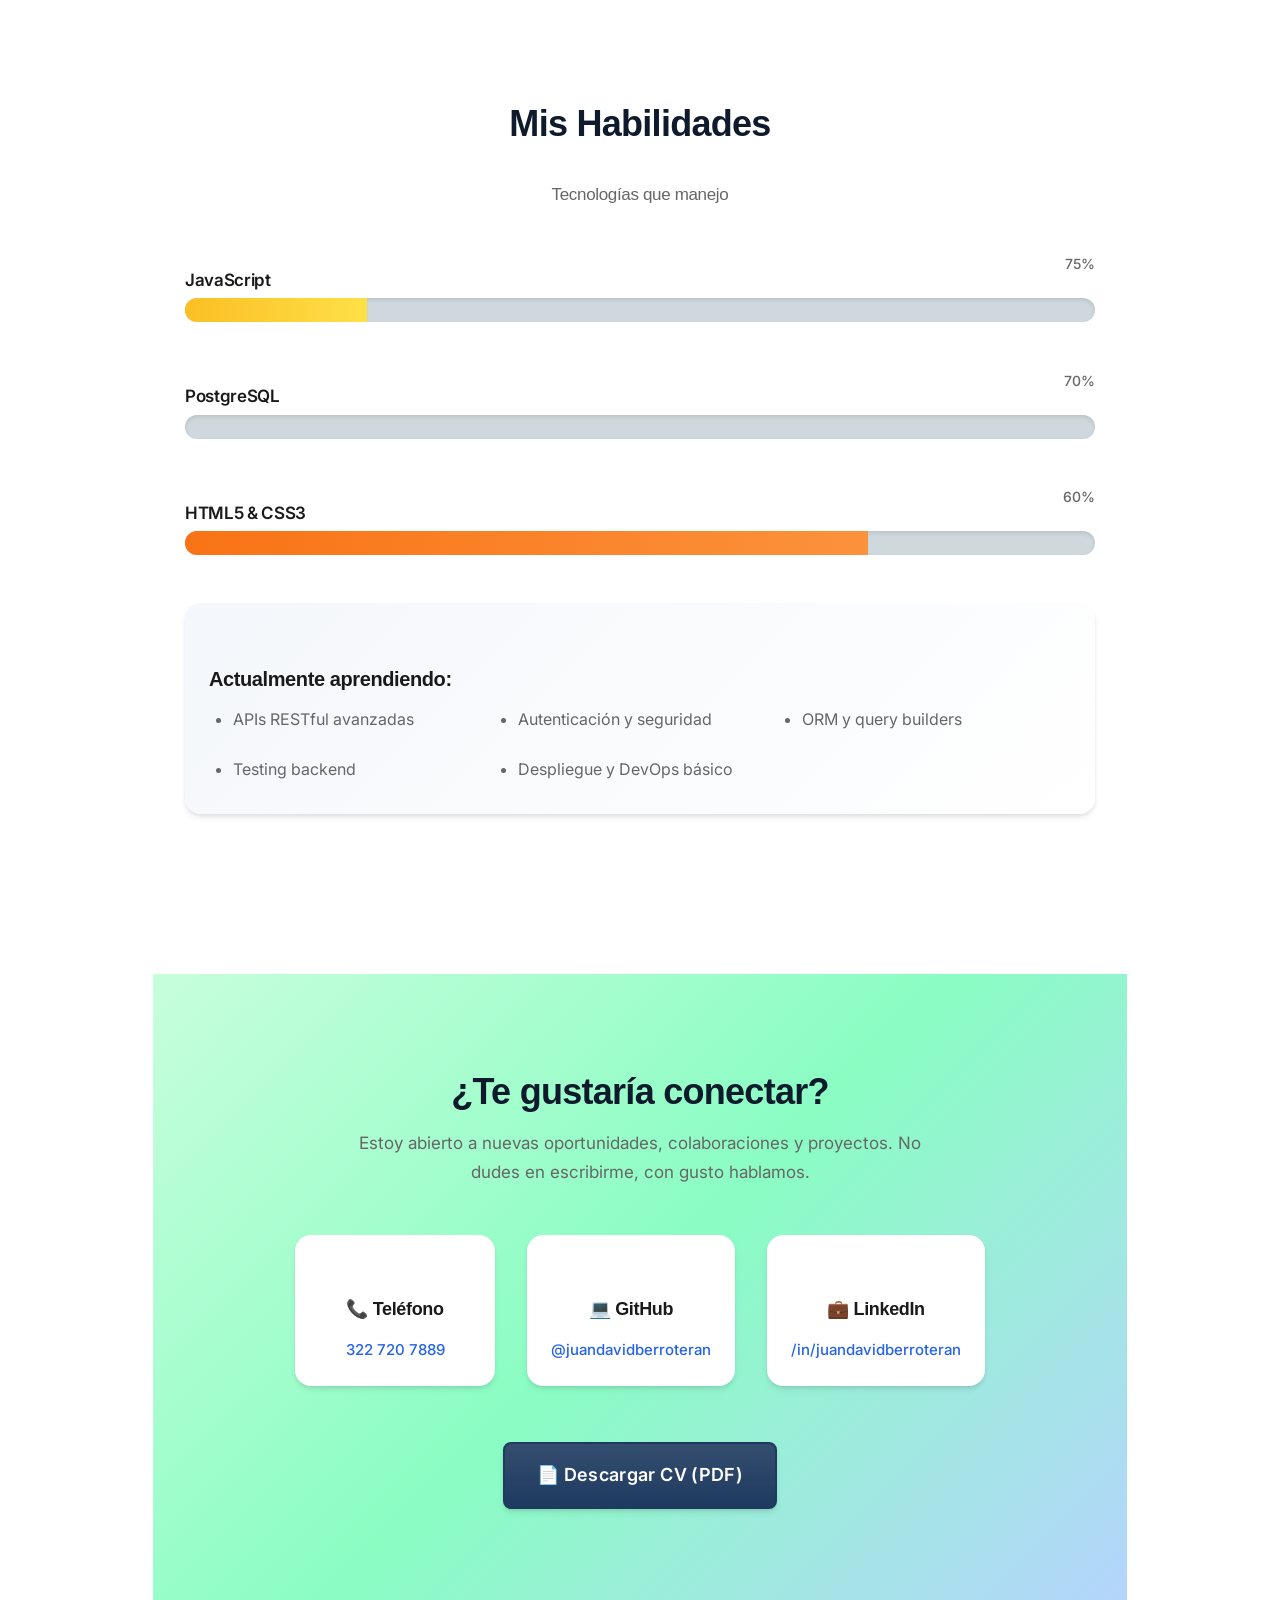
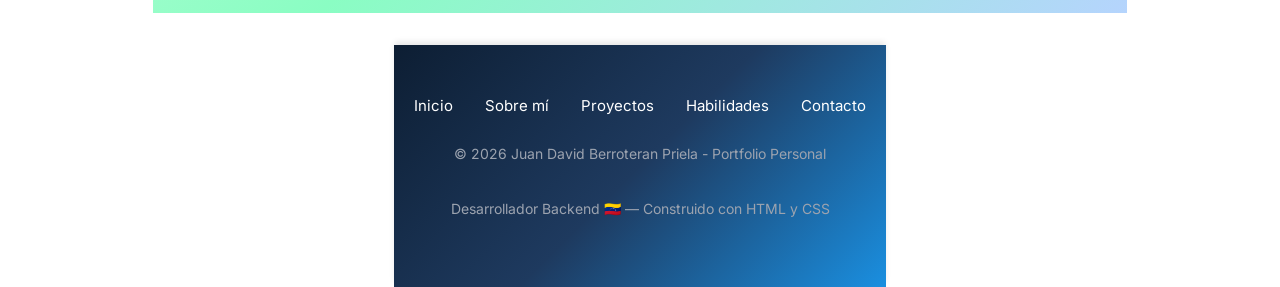
<file: proyecto final css/proyectos/Juan David Berrotean portafolio responsive/portafolio Juan David/index.html>
<!DOCTYPE html>
<html lang="es">

<head>
  <meta charset="UTF-8">
  <meta name="viewport" content="width=device-width, initial-scale=1.0">
  <title>Juan David Berroteran - Portfolio Personal</title>
  <meta name="description"
    content="Portfolio personal de Juan David Berroteran Priela. Desarrollador Backend con experiencia en JS, HTML, CSS y PostgreSQL.">
  <link rel="preconnect" href="https://fonts.googleapis.com">
  <link href="https://fonts.googleapis.com/css2?family=JetBrains+Mono:wght@400;600;700&family=Inter:wght@400;500;600;700&display=swap" rel="stylesheet">
  <link rel="stylesheet" href="css/styles.css">
</head>

<body>
  <!-- Header con navegación -->
  <header class="header">
    <div class="header__container">
      <div class="header__brand">
        <h1 class="header__name">Juan David Berroteran</h1>
        <p class="header__tagline">Desarrollador Backend</p>
      </div>

      <nav class="nav">
        <ul class="nav__list">
          <li class="nav__item">
            <a href="#inicio" class="nav__link nav__link--active">Inicio</a>
          </li>
          <li class="nav__item">
            <a href="#sobre-mi" class="nav__link">Sobre mí</a>
          </li>
          <li class="nav__item">
            <a href="#proyectos" class="nav__link">Proyectos</a>
          </li>
          <li class="nav__item">
            <a href="#habilidades" class="nav__link">Habilidades</a>
          </li>
          <li class="nav__item">
            <a href="#contacto" class="nav__link">Contacto</a>
          </li>
        </ul>
      </nav>
    </div>
  </header>
<div class="hero__container">

  <!-- FOTO DE PERFIL -->
  <img 
    src="img/454400928_3002786583196466_5290977381548284518_n.jpg" 
    alt="Foto de perfil de Juan David Berroteran"
    class="hero__photo"
  >

  

  <main class="main">
    <!-- Hero Section -->
    <section class="hero" id="inicio">
      <div class="hero__container">
        <h2 class="hero__title">¡Hola! Soy Juan David Berroteran</h2>
        <p class="hero__subtitle">Desarrollador Backend</p>
        <p class="hero__description">
          Construyo la lógica que mueve las aplicaciones. Mi enfoque:
          bases de datos eficientes, APIs sólidas y código limpio
          que escala con las necesidades del negocio.
        </p>

        <div class="hero__actions">
          <a href="#proyectos" class="button button--primary">Ver Mis Proyectos</a>
          <a href="#contacto" class="button button--secondary">Contáctame</a>
        </div>

        <div class="hero__stats">
          <div class="stat">
            <span class="stat__number">5+</span>
            <span class="stat__label">Tecnologías</span>
          </div>
          <div class="stat">
            <span class="stat__number">3+</span>
            <span class="stat__label">Proyectos completados</span>
          </div>
          <div class="stat">
            <span class="stat__number">VEN 🇻🇪</span>
            <span class="stat__label">Venezolano</span>
          </div>
        </div>
      </div>
    </section>

    <!-- Sobre Mí -->
    <section class="about" id="sobre-mi">
      <div class="about__container">
        <h2 class="about__title">Mi Camino en el Desarrollo Backend</h2>

        <p class="about__intro">
          Soy <strong>Juan David Berroteran Pirela</strong>, desarrollador backend
          venezolano apasionado por construir sistemas robustos y eficientes.
        </p>

        <p class="about__text">
          Me especializo en el lado del servidor: diseño de bases de datos,
          construcción de APIs y manejo de la lógica que hace funcionar
          las aplicaciones desde adentro. Cada línea de código que escribo
          tiene un propósito claro.
        </p>

        <blockquote class="quote">
          <p class="quote__text">
            "El backend es la columna vertebral de cualquier aplicación.
            Sin una base sólida, nada de lo que se ve en pantalla
            tiene valor real."
          </p>
          <cite class="quote__author">— Mi filosofía de desarrollo</cite>
        </blockquote>

        <div class="values">
          <h3 class="values__title">Mis Valores</h3>
          <ul class="values__list">
            <li class="values__item">
              <span class="values__icon">🎯</span>
              <strong>Precisión</strong>
              <span>Código limpio y bien estructurado desde el primer commit</span>
            </li>
            <li class="values__item">
              <span class="values__icon">📚</span>
              <strong>Aprendizaje continuo</strong>
              <span>Siempre explorando nuevas herramientas y patrones</span>
            </li>
            <li class="values__item">
              <span class="values__icon">🤝</span>
              <strong>Colaboración</strong>
              <span>Trabajo en equipo y comunicación clara con el frontend</span>
            </li>
            <li class="values__item">
              <span class="values__icon">⚡</span>
              <strong>Rendimiento</strong>
              <span>Sistemas que responden rápido y escalan bien</span>
            </li>
          </ul>
        </div>
      </div>
    </section>

    <!-- Proyectos -->
    <section class="projects" id="proyectos">
      <div class="projects__container">
        <h2 class="projects__title">Mis Proyectos</h2>
        <p class="projects__description">
          Cada proyecto representa un reto técnico que me ayudó a crecer
          como desarrollador backend. Desde APIs REST hasta bases de datos complejas.
        </p>

        <div class="projects__grid">
          <article class="project">
            <h3 class="project__title">API REST con Node.js</h3>
            <p class="project__description">
              Construcción de una API RESTful completa con autenticación JWT,
              manejo de errores centralizado y documentación de endpoints.
            </p>

            <h4 class="project__subtitle">Lo que aprendí:</h4>
            <ul class="project__learnings">
              <li>Diseño de rutas y controladores</li>
              <li>Middleware de autenticación</li>
              <li>Validación de datos de entrada</li>
              <li>Manejo de errores HTTP</li>
              <li>Variables de entorno y configuración</li>
            </ul>

            <div class="project__technologies">
              <span class="tag">Node.js</span>
              <span class="tag">JavaScript</span>
              <span class="tag">PostgreSQL</span>
            </div>

            <div class="project__links">
              <a href="#" class="project__link">Ver proyecto</a>
              <a href="#" class="project__link">Ver código</a>
            </div>
          </article>

          <article class="project project--featured">
            <span class="project__badge">Destacado</span>
            <h3 class="project__title">Sistema de Gestión con PostgreSQL</h3>
            <p class="project__description">
              Base de datos relacional diseñada para gestión de usuarios y recursos.
              Incluye consultas optimizadas, relaciones complejas e índices estratégicos.
            </p>

            <h4 class="project__subtitle">Características:</h4>
            <ul class="project__learnings">
              <li>Modelado de datos relacional</li>
              <li>Consultas SQL optimizadas</li>
              <li>Transacciones y consistencia</li>
              <li>Procedimientos almacenados</li>
              <li>Migraciones de base de datos</li>
            </ul>

            <div class="project__technologies">
              <span class="tag">PostgreSQL</span>
              <span class="tag">JavaScript</span>
              <span class="tag">Node.js</span>
            </div>

            <div class="project__links">
              <a href="#" class="project__link">Ver proyecto</a>
              <a href="#" class="project__link">Ver código</a>
            </div>
          </article>

          <article class="project">
            <h3 class="project__title">Portfolio Personal</h3>
            <p class="project__description">
              Este mismo portfolio que estás viendo. Aunque me especializo en backend,
              domino HTML y CSS para presentar mi trabajo de forma profesional.
            </p>

            <h4 class="project__subtitle">Enfoque:</h4>
            <ul class="project__learnings">
              <li>HTML semántico y accesible</li>
              <li>CSS moderno con metodología BEM</li>
              <li>Diseño responsivo</li>
              <li>Buenas prácticas de estructura</li>
              <li>Optimización de rendimiento</li>
            </ul>

            <div class="project__technologies">
              <span class="tag">HTML5</span>
              <span class="tag">CSS3</span>
            
            </div>

            <div class="project__links">
              <a href="#" class="project__link">Ver proyecto</a>
              <a href="#" class="project__link">Ver código</a>
            </div>
          </article>
        </div>
      </div>
    </section>

    <!-- Habilidades -->
    <section class="skills" id="habilidades">
      <div class="skills__container">
        <h2 class="skills__title">Mis Habilidades</h2>

        <h3 class="skills__subtitle">Tecnologías que manejo</h3>

        <div class="skills__list">
          <div class="skill">
            <h4 class="skill__name">JavaScript</h4>
            <div class="skill__bar">
              <div class="skill__progress skill__progress--js"></div>
            </div>
            <span class="skill__percentage">75%</span>
          </div>

          <div class="skill">
            <h4 class="skill__name">PostgreSQL</h4>
            <div class="skill__bar">
              <div class="skill__progress skill__progress--sql"></div>
            </div>
            <span class="skill__percentage">70%</span>
          </div>

          <div class="skill">
            <h4 class="skill__name">HTML5 & CSS3</h4>
            <div class="skill__bar">
              <div class="skill__progress skill__progress--html"></div>
            </div>
            <span class="skill__percentage">60%</span>
          </div>
        </div>

        <div class="learning">
          <h3 class="learning__title">Actualmente aprendiendo:</h3>
          <ul class="learning__list">
            <li class="learning__item">APIs RESTful avanzadas</li>
            <li class="learning__item">Autenticación y seguridad</li>
            <li class="learning__item">ORM y query builders</li>
            <li class="learning__item">Testing backend</li>
            <li class="learning__item">Despliegue y DevOps básico</li>
          </ul>
        </div>
      </div>
    </section>

    <!-- Contacto -->
    <section class="contact" id="contacto">
      <div class="contact__container">
        <h2 class="contact__title">¿Te gustaría conectar?</h2>
        <p class="contact__description">
          Estoy abierto a nuevas oportunidades, colaboraciones y proyectos.
          No dudes en escribirme, con gusto hablamos.
        </p>

        <div class="contact__methods">
          <div class="contact__method">
            <h3 class="contact__method-title">📞 Teléfono</h3>
            <a href="tel:3227207889" class="contact__link">
              322 720 7889
            </a>
          </div>

          <div class="contact__method">
            <h3 class="contact__method-title">💻 GitHub</h3>
            <a href="https://github.com/JuanBerro-back" class="contact__link">
              @juandavidberroteran
            </a>
          </div>

          <div class="contact__method">
            <h3 class="contact__method-title">💼 LinkedIn</h3>
            <a href="https://linkedin.com/in/juandavidberroteran" class="contact__link">
              /in/juandavidberroteran
            </a>
          </div>
        </div>

        <a href="#" class="button button--primary button--large">
          📄 Descargar CV (PDF)
        </a>
      </div>
    </section>
  </main>

  <!-- Footer -->
  <footer class="footer">
    <div class="footer__container">
      <nav class="footer__nav">
        <a href="#inicio" class="footer__link">Inicio</a>
        <a href="#sobre-mi" class="footer__link">Sobre mí</a>
        <a href="#proyectos" class="footer__link">Proyectos</a>
        <a href="#habilidades" class="footer__link">Habilidades</a>
        <a href="#contacto" class="footer__link">Contacto</a>
      </nav>

      <p class="footer__copyright">
        © 2026 Juan David Berroteran Priela - Portfolio Personal
      </p>

      <p class="footer__credits">
        Desarrollador Backend 🇻🇪 — Construido con HTML y CSS
      </p>
    </div>
  </footer>
</body>

</html>
</file>
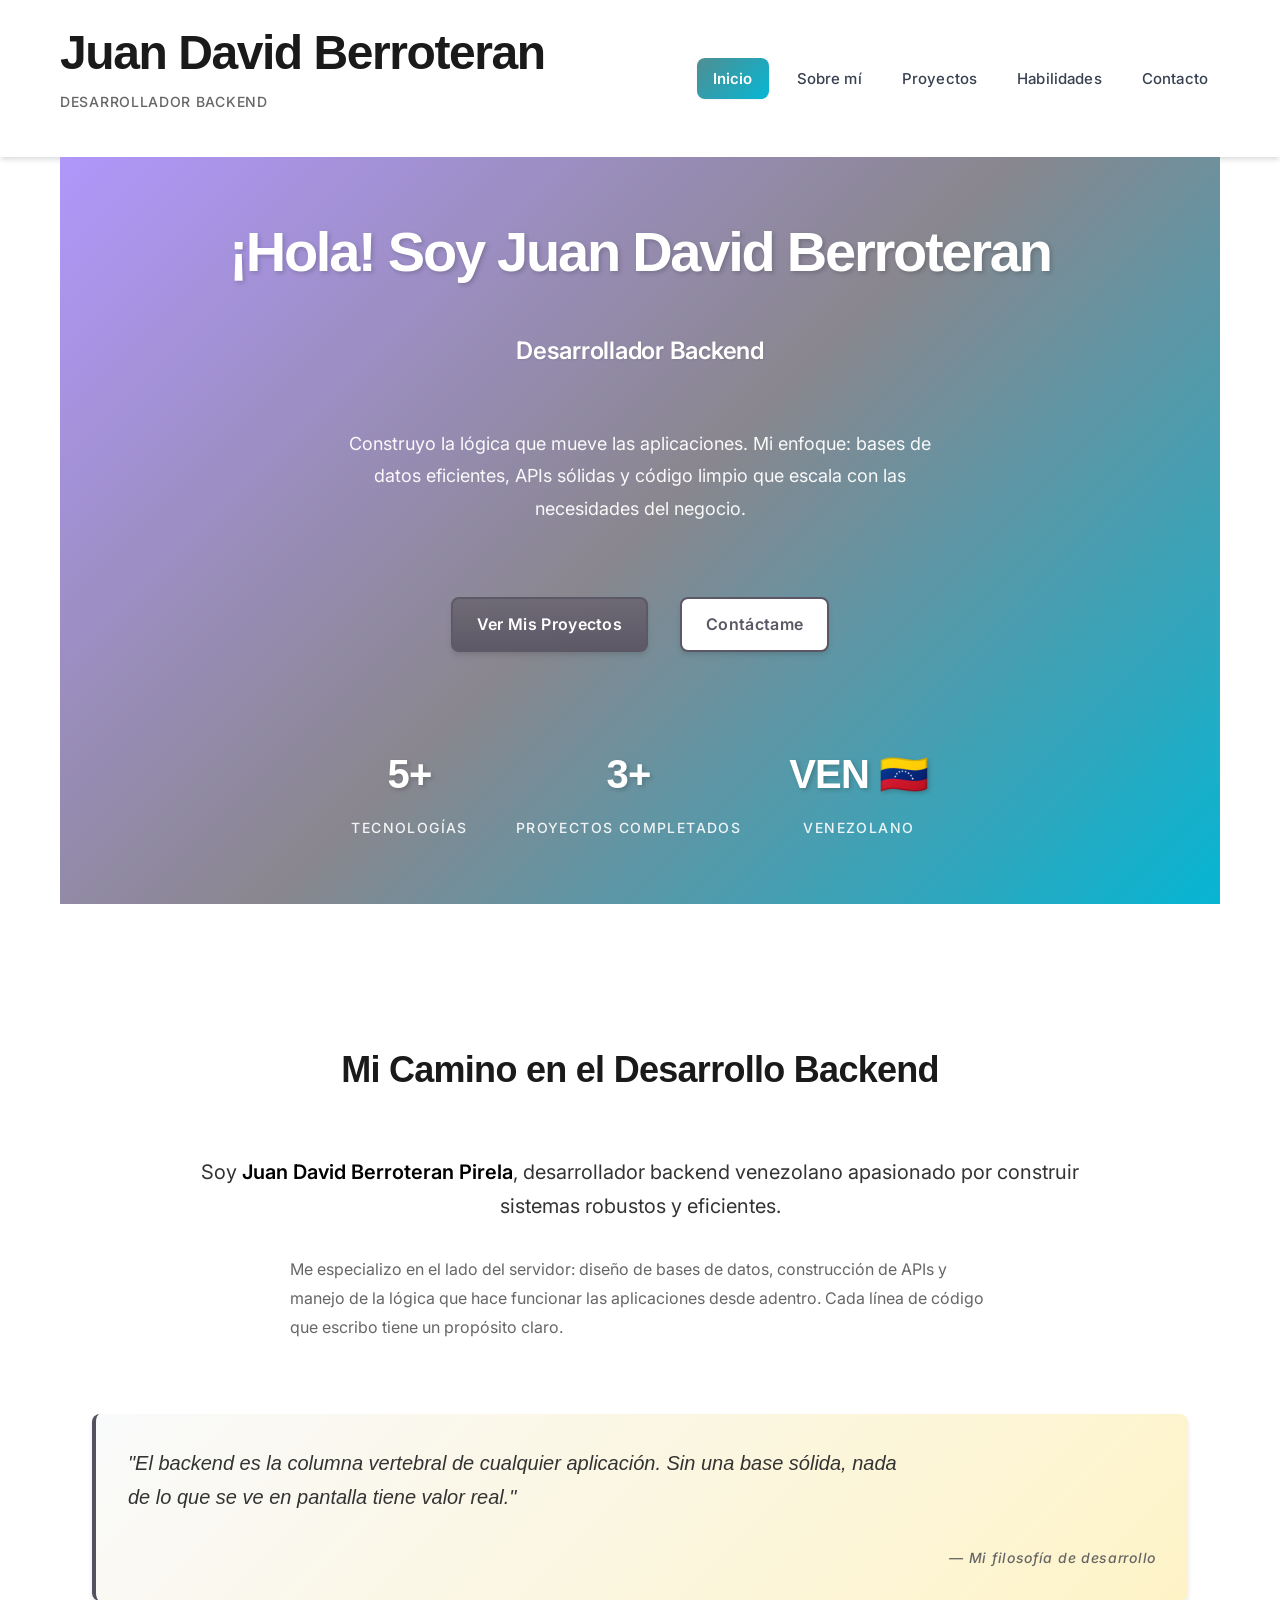
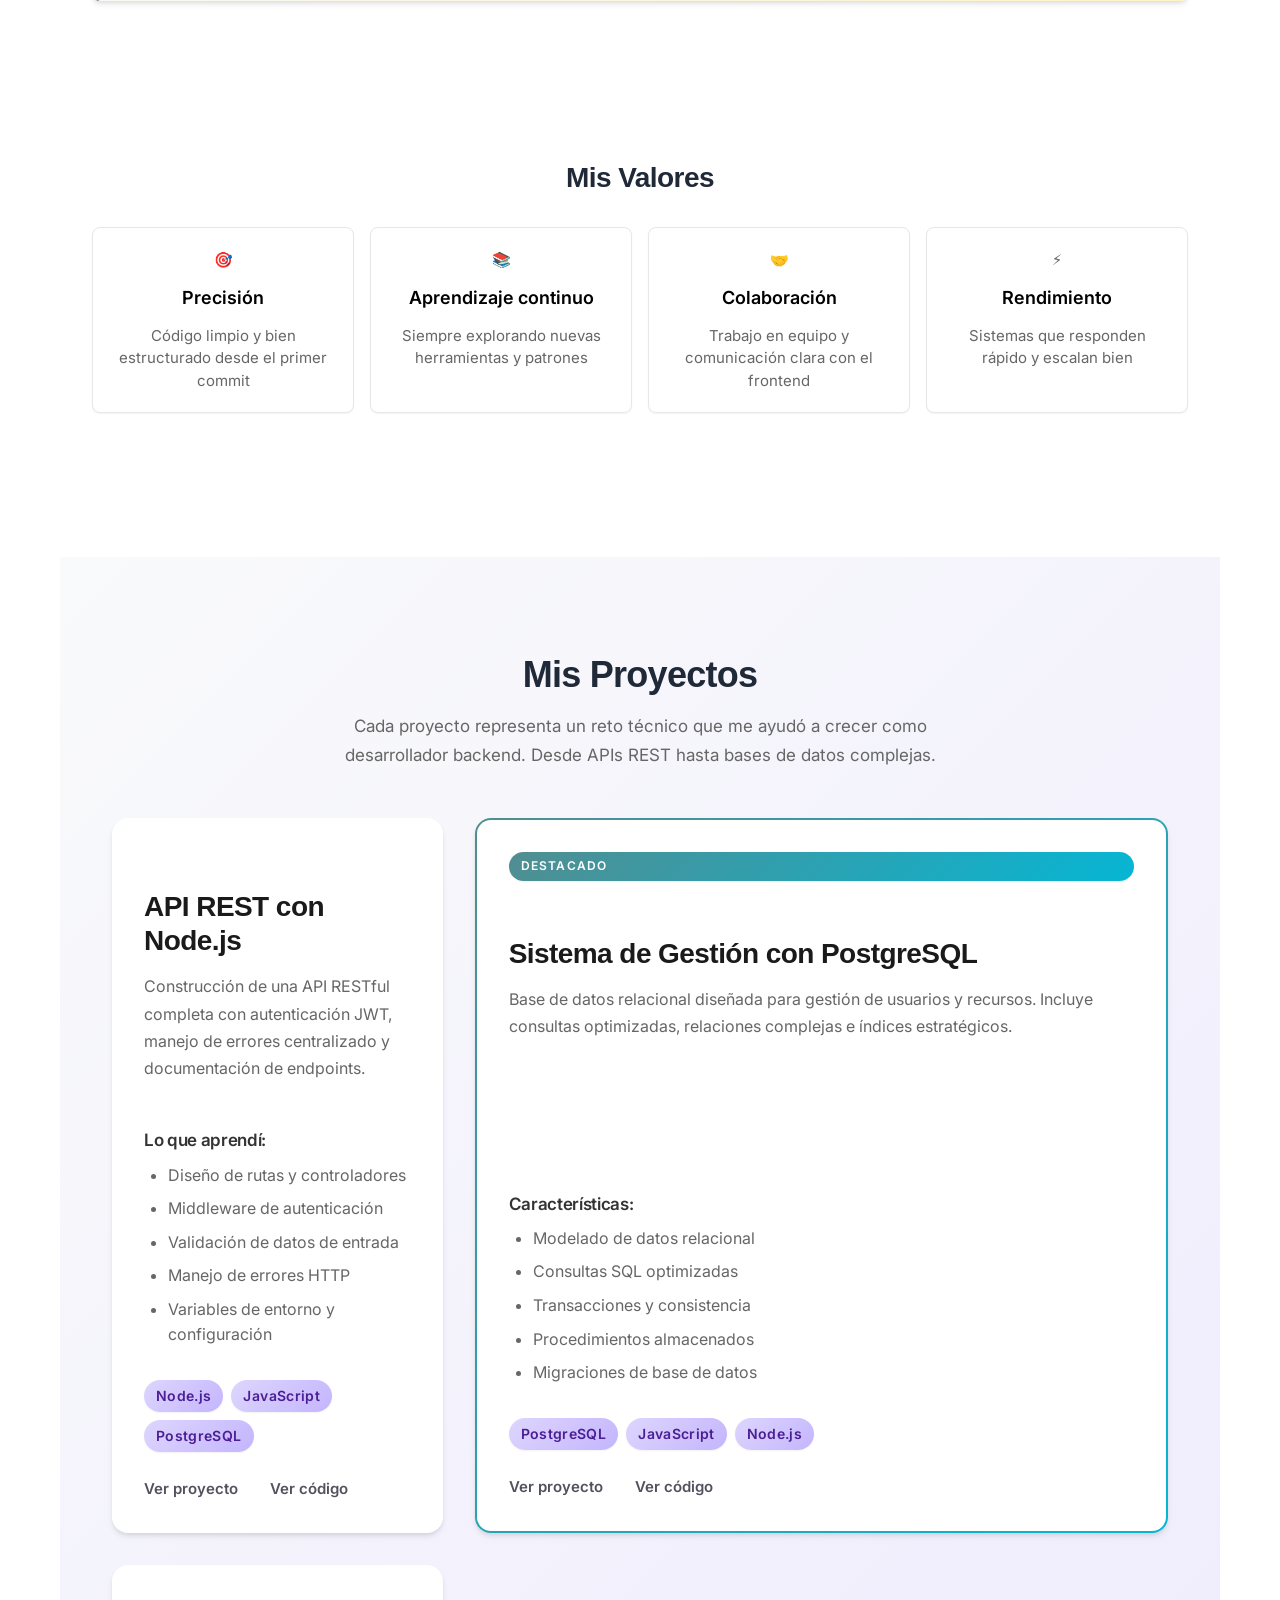
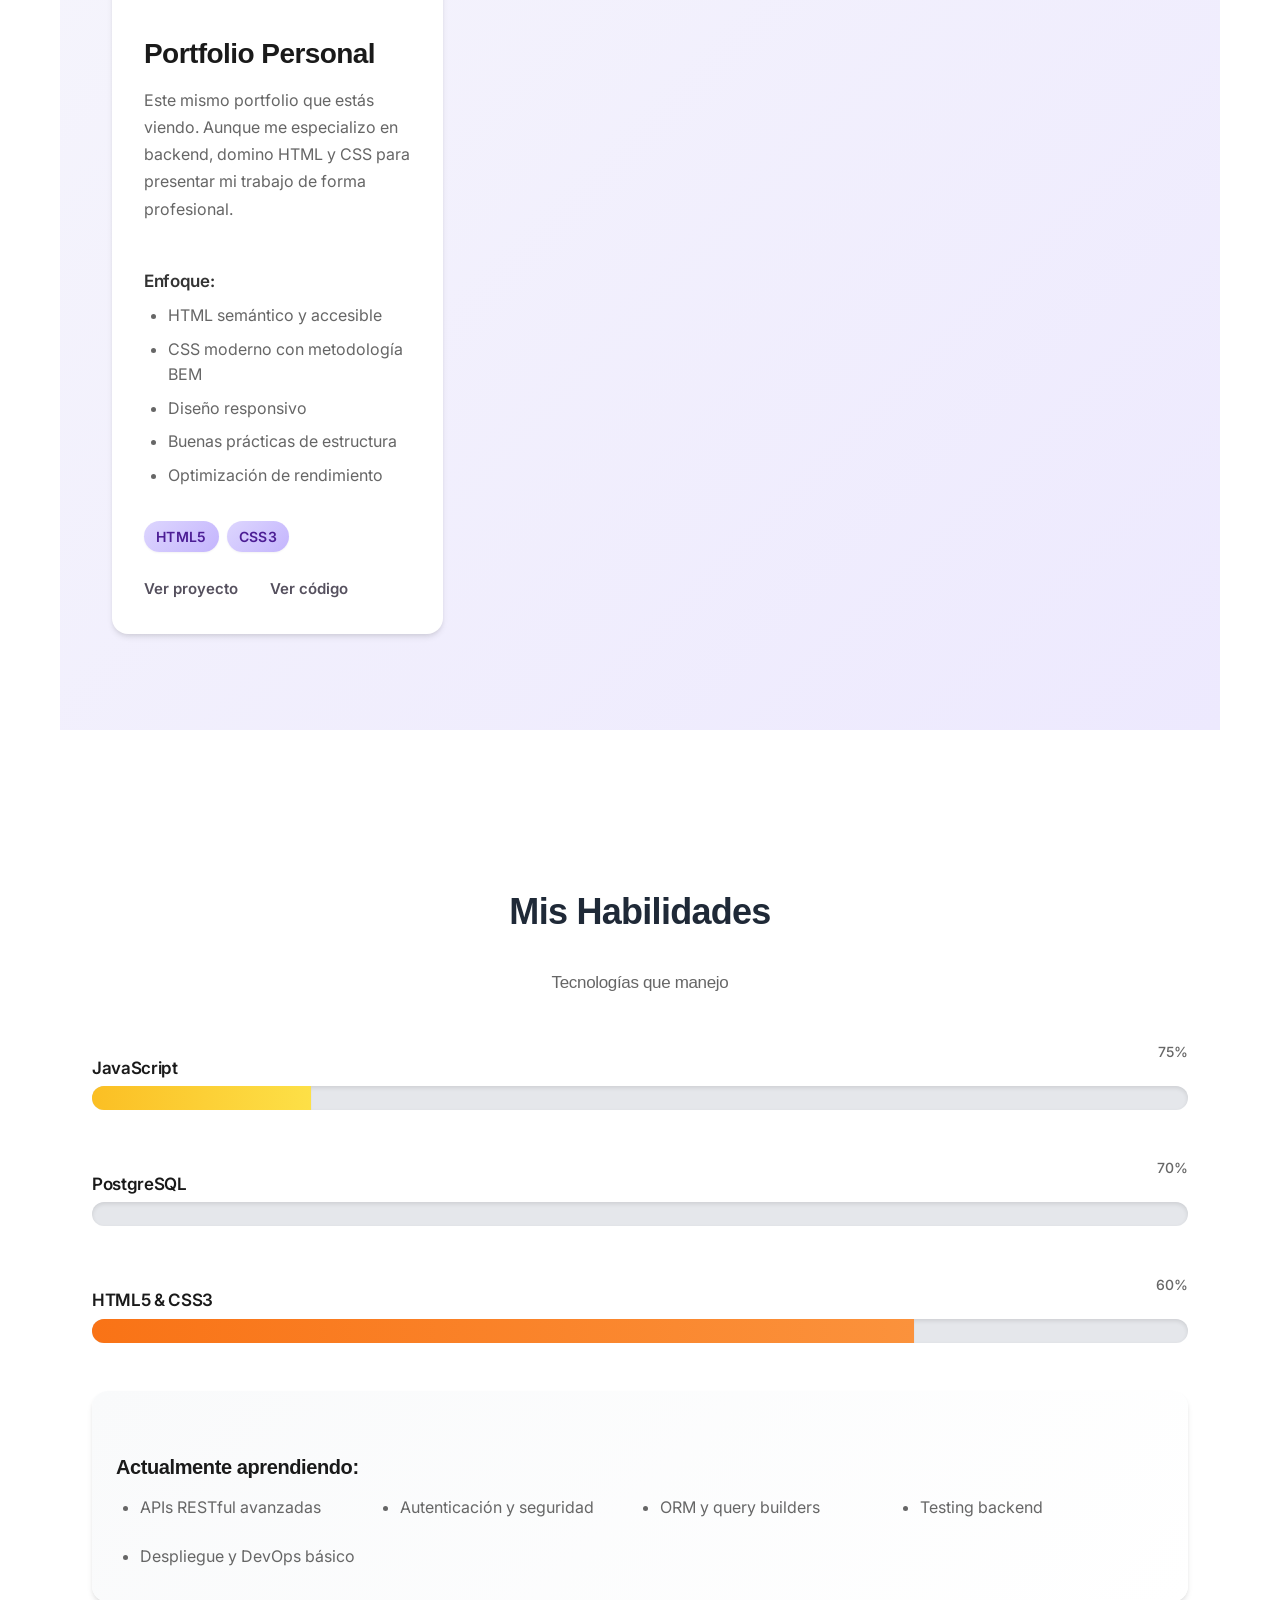
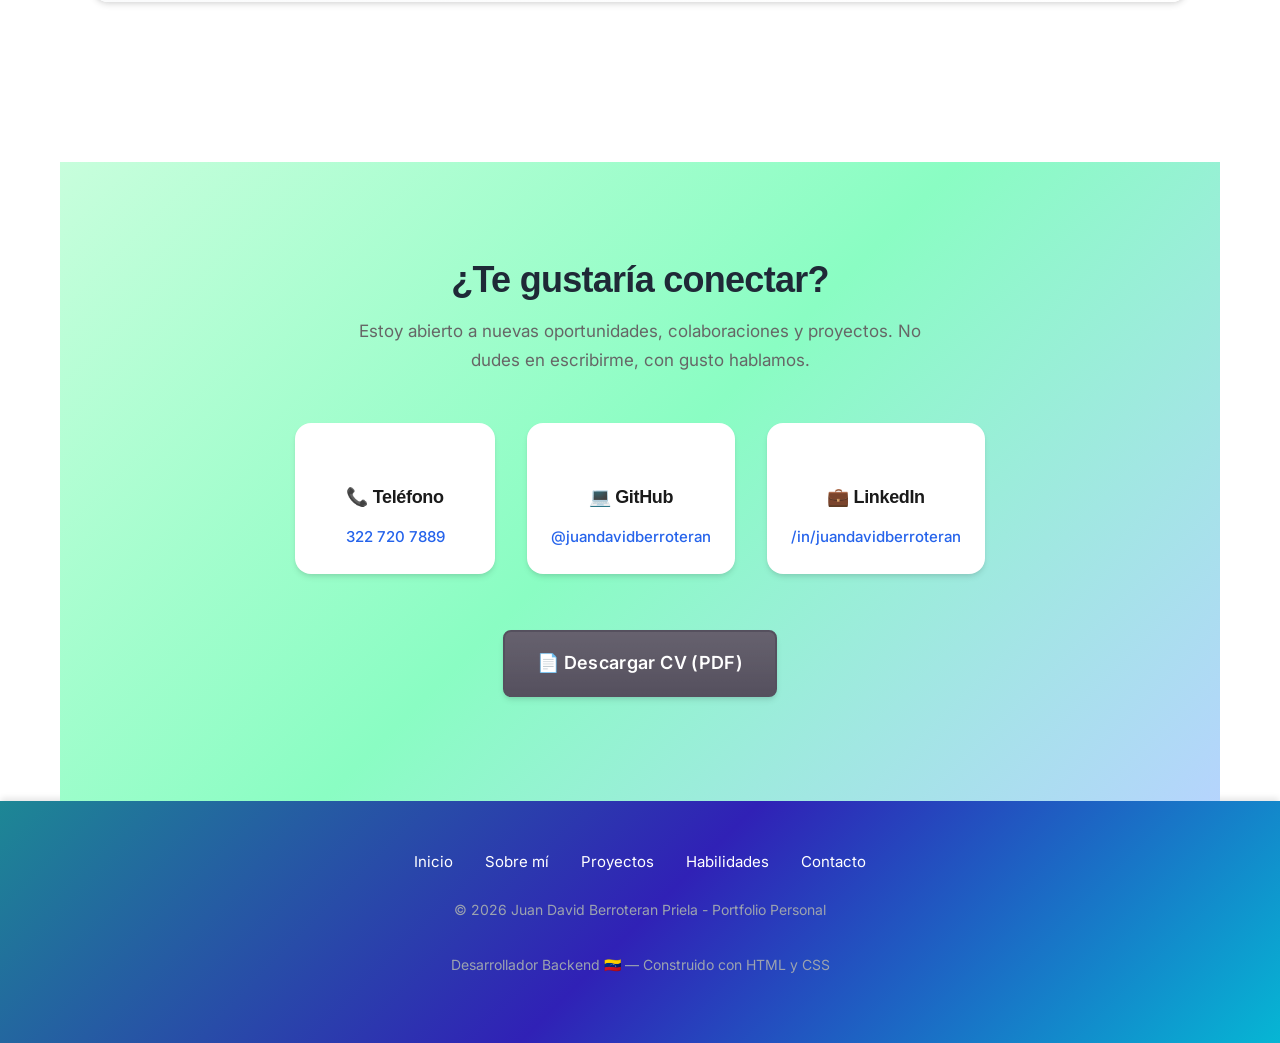
<file: proyecto final css/proyectos/portafolio con flexbox Juan David/portafolio Juan David/index.html>
<!DOCTYPE html>
<html lang="es">

<head>
  <meta charset="UTF-8">
  <meta name="viewport" content="width=device-width, initial-scale=1.0">
  <title>Juan David Berroteran - Portfolio Personal</title>
  <meta name="description"
    content="Portfolio personal de Juan David Berroteran Priela. Desarrollador Backend con experiencia en JS, HTML, CSS y PostgreSQL.">
  <link rel="preconnect" href="https://fonts.googleapis.com">
  <link href="https://fonts.googleapis.com/css2?family=JetBrains+Mono:wght@400;600;700&family=Inter:wght@400;500;600;700&display=swap" rel="stylesheet">
  <link rel="stylesheet" href="styles.css">
</head>

<body>
  <!-- Header con navegación -->
  <header class="header">
    <div class="header__container">
      <div class="header__brand">
        <h1 class="header__name">Juan David Berroteran</h1>
        <p class="header__tagline">Desarrollador Backend</p>
      </div>

      <nav class="nav">
        <ul class="nav__list">
          <li class="nav__item">
            <a href="#inicio" class="nav__link nav__link--active">Inicio</a>
          </li>
          <li class="nav__item">
            <a href="#sobre-mi" class="nav__link">Sobre mí</a>
          </li>
          <li class="nav__item">
            <a href="#proyectos" class="nav__link">Proyectos</a>
          </li>
          <li class="nav__item">
            <a href="#habilidades" class="nav__link">Habilidades</a>
          </li>
          <li class="nav__item">
            <a href="#contacto" class="nav__link">Contacto</a>
          </li>
        </ul>
      </nav>
    </div>
  </header>

  <!-- Contenido principal -->
  <main class="main">
    <!-- Hero Section -->
    <section class="hero" id="inicio">
      <div class="hero__container">
        <h2 class="hero__title">¡Hola! Soy Juan David Berroteran</h2>
        <p class="hero__subtitle">Desarrollador Backend</p>
        <p class="hero__description">
          Construyo la lógica que mueve las aplicaciones. Mi enfoque:
          bases de datos eficientes, APIs sólidas y código limpio
          que escala con las necesidades del negocio.
        </p>

        <div class="hero__actions">
          <a href="#proyectos" class="button button--primary">Ver Mis Proyectos</a>
          <a href="#contacto" class="button button--secondary">Contáctame</a>
        </div>

        <div class="hero__stats">
          <div class="stat">
            <span class="stat__number">5+</span>
            <span class="stat__label">Tecnologías</span>
          </div>
          <div class="stat">
            <span class="stat__number">3+</span>
            <span class="stat__label">Proyectos completados</span>
          </div>
          <div class="stat">
            <span class="stat__number">VEN 🇻🇪</span>
            <span class="stat__label">Venezolano</span>
          </div>
        </div>
      </div>
    </section>

    <!-- Sobre Mí -->
    <section class="about" id="sobre-mi">
      <div class="about__container">
        <h2 class="about__title">Mi Camino en el Desarrollo Backend</h2>

        <p class="about__intro">
          Soy <strong>Juan David Berroteran Pirela</strong>, desarrollador backend
          venezolano apasionado por construir sistemas robustos y eficientes.
        </p>

        <p class="about__text">
          Me especializo en el lado del servidor: diseño de bases de datos,
          construcción de APIs y manejo de la lógica que hace funcionar
          las aplicaciones desde adentro. Cada línea de código que escribo
          tiene un propósito claro.
        </p>

        <blockquote class="quote">
          <p class="quote__text">
            "El backend es la columna vertebral de cualquier aplicación.
            Sin una base sólida, nada de lo que se ve en pantalla
            tiene valor real."
          </p>
          <cite class="quote__author">— Mi filosofía de desarrollo</cite>
        </blockquote>

        <div class="values">
          <h3 class="values__title">Mis Valores</h3>
          <ul class="values__list">
            <li class="values__item">
              <span class="values__icon">🎯</span>
              <strong>Precisión</strong>
              <span>Código limpio y bien estructurado desde el primer commit</span>
            </li>
            <li class="values__item">
              <span class="values__icon">📚</span>
              <strong>Aprendizaje continuo</strong>
              <span>Siempre explorando nuevas herramientas y patrones</span>
            </li>
            <li class="values__item">
              <span class="values__icon">🤝</span>
              <strong>Colaboración</strong>
              <span>Trabajo en equipo y comunicación clara con el frontend</span>
            </li>
            <li class="values__item">
              <span class="values__icon">⚡</span>
              <strong>Rendimiento</strong>
              <span>Sistemas que responden rápido y escalan bien</span>
            </li>
          </ul>
        </div>
      </div>
    </section>

    <!-- Proyectos -->
    <section class="projects" id="proyectos">
      <div class="projects__container">
        <h2 class="projects__title">Mis Proyectos</h2>
        <p class="projects__description">
          Cada proyecto representa un reto técnico que me ayudó a crecer
          como desarrollador backend. Desde APIs REST hasta bases de datos complejas.
        </p>

        <div class="projects__grid">
          <article class="project">
            <h3 class="project__title">API REST con Node.js</h3>
            <p class="project__description">
              Construcción de una API RESTful completa con autenticación JWT,
              manejo de errores centralizado y documentación de endpoints.
            </p>

            <h4 class="project__subtitle">Lo que aprendí:</h4>
            <ul class="project__learnings">
              <li>Diseño de rutas y controladores</li>
              <li>Middleware de autenticación</li>
              <li>Validación de datos de entrada</li>
              <li>Manejo de errores HTTP</li>
              <li>Variables de entorno y configuración</li>
            </ul>

            <div class="project__technologies">
              <span class="tag">Node.js</span>
              <span class="tag">JavaScript</span>
              <span class="tag">PostgreSQL</span>
            </div>

            <div class="project__links">
              <a href="#" class="project__link">Ver proyecto</a>
              <a href="#" class="project__link">Ver código</a>
            </div>
          </article>

          <article class="project project--featured">
            <span class="project__badge">Destacado</span>
            <h3 class="project__title">Sistema de Gestión con PostgreSQL</h3>
            <p class="project__description">
              Base de datos relacional diseñada para gestión de usuarios y recursos.
              Incluye consultas optimizadas, relaciones complejas e índices estratégicos.
            </p>

            <h4 class="project__subtitle">Características:</h4>
            <ul class="project__learnings">
              <li>Modelado de datos relacional</li>
              <li>Consultas SQL optimizadas</li>
              <li>Transacciones y consistencia</li>
              <li>Procedimientos almacenados</li>
              <li>Migraciones de base de datos</li>
            </ul>

            <div class="project__technologies">
              <span class="tag">PostgreSQL</span>
              <span class="tag">JavaScript</span>
              <span class="tag">Node.js</span>
            </div>

            <div class="project__links">
              <a href="#" class="project__link">Ver proyecto</a>
              <a href="#" class="project__link">Ver código</a>
            </div>
          </article>

          <article class="project">
            <h3 class="project__title">Portfolio Personal</h3>
            <p class="project__description">
              Este mismo portfolio que estás viendo. Aunque me especializo en backend,
              domino HTML y CSS para presentar mi trabajo de forma profesional.
            </p>

            <h4 class="project__subtitle">Enfoque:</h4>
            <ul class="project__learnings">
              <li>HTML semántico y accesible</li>
              <li>CSS moderno con metodología BEM</li>
              <li>Diseño responsivo</li>
              <li>Buenas prácticas de estructura</li>
              <li>Optimización de rendimiento</li>
            </ul>

            <div class="project__technologies">
              <span class="tag">HTML5</span>
              <span class="tag">CSS3</span>
            
            </div>

            <div class="project__links">
              <a href="#" class="project__link">Ver proyecto</a>
              <a href="#" class="project__link">Ver código</a>
            </div>
          </article>
        </div>
      </div>
    </section>

    <!-- Habilidades -->
    <section class="skills" id="habilidades">
      <div class="skills__container">
        <h2 class="skills__title">Mis Habilidades</h2>

        <h3 class="skills__subtitle">Tecnologías que manejo</h3>

        <div class="skills__list">
          <div class="skill">
            <h4 class="skill__name">JavaScript</h4>
            <div class="skill__bar">
              <div class="skill__progress skill__progress--js"></div>
            </div>
            <span class="skill__percentage">75%</span>
          </div>

          <div class="skill">
            <h4 class="skill__name">PostgreSQL</h4>
            <div class="skill__bar">
              <div class="skill__progress skill__progress--sql"></div>
            </div>
            <span class="skill__percentage">70%</span>
          </div>

          <div class="skill">
            <h4 class="skill__name">HTML5 & CSS3</h4>
            <div class="skill__bar">
              <div class="skill__progress skill__progress--html"></div>
            </div>
            <span class="skill__percentage">60%</span>
          </div>
        </div>

        <div class="learning">
          <h3 class="learning__title">Actualmente aprendiendo:</h3>
          <ul class="learning__list">
            <li class="learning__item">APIs RESTful avanzadas</li>
            <li class="learning__item">Autenticación y seguridad</li>
            <li class="learning__item">ORM y query builders</li>
            <li class="learning__item">Testing backend</li>
            <li class="learning__item">Despliegue y DevOps básico</li>
          </ul>
        </div>
      </div>
    </section>

    <!-- Contacto -->
    <section class="contact" id="contacto">
      <div class="contact__container">
        <h2 class="contact__title">¿Te gustaría conectar?</h2>
        <p class="contact__description">
          Estoy abierto a nuevas oportunidades, colaboraciones y proyectos.
          No dudes en escribirme, con gusto hablamos.
        </p>

        <div class="contact__methods">
          <div class="contact__method">
            <h3 class="contact__method-title">📞 Teléfono</h3>
            <a href="tel:3227207889" class="contact__link">
              322 720 7889
            </a>
          </div>

          <div class="contact__method">
            <h3 class="contact__method-title">💻 GitHub</h3>
            <a href="https://github.com/JuanBerro-back" class="contact__link">
              @juandavidberroteran
            </a>
          </div>

          <div class="contact__method">
            <h3 class="contact__method-title">💼 LinkedIn</h3>
            <a href="https://linkedin.com/in/juandavidberroteran" class="contact__link">
              /in/juandavidberroteran
            </a>
          </div>
        </div>

        <a href="#" class="button button--primary button--large">
          📄 Descargar CV (PDF)
        </a>
      </div>
    </section>
  </main>

  <!-- Footer -->
  <footer class="footer">
    <div class="footer__container">
      <nav class="footer__nav">
        <a href="#inicio" class="footer__link">Inicio</a>
        <a href="#sobre-mi" class="footer__link">Sobre mí</a>
        <a href="#proyectos" class="footer__link">Proyectos</a>
        <a href="#habilidades" class="footer__link">Habilidades</a>
        <a href="#contacto" class="footer__link">Contacto</a>
      </nav>

      <p class="footer__copyright">
        © 2026 Juan David Berroteran Priela - Portfolio Personal
      </p>

      <p class="footer__credits">
        Desarrollador Backend 🇻🇪 — Construido con HTML y CSS
      </p>
    </div>
  </footer>
</body>

</html>
</file>
<file: sena desercion/styles.css>
/* ══════════════════════════════════════════
   RetainAI SENA — styles.css
   Paleta: Azul Océano Suave
   ══════════════════════════════════════════ */

:root {
  /* ── Fondos ── */
  --bg:           #07101e;
  --bg-2:         #091526;
  --bg-3:         #0c1a30;
  --surface:      #0f2040;
  --surface-2:    #162a52;

  /* ── Bordes ── */
  --border:       rgba(56,189,248,0.1);
  --border-hover: rgba(56,189,248,0.28);

  /* ── Texto ── */
  --text:         #e2eeff;
  --text-muted:   #7a99c2;
  --text-dim:     #3a5272;

  /* ── Acento principal: Azul cielo suave ── */
  --accent:          #38bdf8;
  --accent-dark:     #0ea5e9;
  --accent-glow:     rgba(56,189,248,0.12);
  --accent-deep:     rgba(56,189,248,0.06);

  /* ── Acento secundario: Azul índigo ── */
  --accent-secondary: #818cf8;

  /* ── Roles (tarjetas equipo) ── */
  --role-scrum:   #34d399;
  --role-po:      #f59e0b;
  --role-dev:     #a78bfa;
  --role-team:    #38bdf8;
  --role-cliente: #fb7185;

  --radius:    14px;
  --radius-lg: 22px;
  --transition: 0.32s cubic-bezier(.4,0,.2,1);
}

/* ── Reset ── */
*, *::before, *::after { box-sizing: border-box; margin: 0; padding: 0; }
html { scroll-behavior: smooth; }
body {
  background: var(--bg);
  color: var(--text);
  font-family: 'Plus Jakarta Sans', sans-serif;
  line-height: 1.6;
  overflow-x: hidden;
  cursor: none;
}
a { color: inherit; text-decoration: none; }
ul { list-style: none; }

/* ── Cursor ── */
.cursor {
  width: 9px; height: 9px;
  background: var(--accent);
  border-radius: 50%;
  position: fixed; top: 0; left: 0;
  pointer-events: none; z-index: 9999;
  transform: translate(-50%,-50%);
  mix-blend-mode: screen;
}
.cursor-follower {
  width: 32px; height: 32px;
  border: 1.5px solid rgba(56,189,248,0.5);
  border-radius: 50%;
  position: fixed; top: 0; left: 0;
  pointer-events: none; z-index: 9998;
  transform: translate(-50%,-50%);
  transition: transform .1s ease;
}
::-webkit-scrollbar { width: 5px; }
::-webkit-scrollbar-track { background: var(--bg); }
::-webkit-scrollbar-thumb { background: var(--accent-dark); border-radius: 3px; }

/* ══════════ NAV ══════════ */
.nav {
  position: fixed; inset: 0 0 auto;
  display: flex; align-items: center; justify-content: space-between;
  padding: 20px 6vw; z-index: 100;
  transition: background var(--transition), padding var(--transition);
}
.nav.scrolled {
  background: rgba(7,16,30,0.92);
  backdrop-filter: blur(18px);
  padding: 13px 6vw;
  box-shadow: 0 1px 0 var(--border);
}
.nav-logo { display: flex; align-items: center; gap: 11px; user-select: none; }
.logo-mark {
  width: 42px; height: 42px;
  background: var(--surface);
  border: 1px solid var(--border);
  border-radius: 11px;
  display: flex; align-items: center; justify-content: center;
}
.logo-mark.small { width: 36px; height: 36px; }
.logo-svg { width: 28px; height: 28px; }
.logo-text { display: flex; flex-direction: column; line-height: 1.15; }
.logo-name {
  font-size: 1.1rem; font-weight: 800;
  color: var(--text); letter-spacing: -0.02em;
}
.logo-accent { color: var(--accent); }
.logo-tag {
  font-size: 0.6rem; font-weight: 600;
  color: var(--accent); text-transform: uppercase; letter-spacing: 0.06em;
}
.nav-links { display: flex; align-items: center; gap: 4px; }
.nav-links a {
  padding: 7px 13px; border-radius: 8px;
  font-size: 0.88rem; color: var(--text-muted);
  transition: color var(--transition), background var(--transition);
}
.nav-links a:hover { color: var(--text); background: var(--surface); }
.nav-links .nav-cta {
  background: var(--accent); color: var(--bg);
  font-weight: 700; padding: 8px 18px; border-radius: 9px;
}
.nav-links .nav-cta:hover { background: #7dd3fc; color: var(--bg); }
.hamburger {
  display: none; flex-direction: column; gap: 5px;
  background: none; border: none; cursor: pointer; padding: 6px;
}
.hamburger span { display: block; width: 22px; height: 2px; background: var(--text); border-radius: 2px; transition: var(--transition); }

/* ══════════ HERO ══════════ */
.hero {
  min-height: 100vh;
  display: grid; grid-template-columns: 1fr 1fr;
  align-items: center; gap: 4vw;
  padding: 130px 6vw 80px;
  position: relative; overflow: hidden;
}
.hero-bg { position: absolute; inset: 0; z-index: 0; }
#particleCanvas { position: absolute; inset: 0; width: 100%; height: 100%; }
.hero-grid {
  position: absolute; inset: 0;
  background-image:
    linear-gradient(to right, rgba(56,189,248,0.04) 1px, transparent 1px),
    linear-gradient(to bottom, rgba(56,189,248,0.04) 1px, transparent 1px);
  background-size: 56px 56px;
  mask-image: radial-gradient(ellipse 75% 60% at 50% 50%, black 40%, transparent 100%);
}
.hero-orb {
  position: absolute; border-radius: 50%;
  filter: blur(80px); pointer-events: none;
}
.hero-orb--1 {
  width: 520px; height: 520px;
  background: radial-gradient(circle, rgba(56,189,248,0.14), transparent 70%);
  top: -100px; right: -60px;
}
.hero-orb--2 {
  width: 380px; height: 380px;
  background: radial-gradient(circle, rgba(129,140,248,0.1), transparent 70%);
  bottom: 0; left: 10%;
}
.hero-content { position: relative; z-index: 1; }
.hero-visual  { position: relative; z-index: 1; }

.hero-badge {
  display: inline-flex; align-items: center; gap: 8px;
  padding: 6px 14px;
  background: var(--surface);
  border: 1px solid var(--border);
  border-radius: 100px;
  font-size: 0.75rem; color: var(--text-muted);
  font-weight: 500; margin-bottom: 26px;
}
.badge-dot {
  width: 7px; height: 7px; border-radius: 50%; background: var(--accent);
  animation: pulse 2s infinite;
}
@keyframes pulse {
  0%,100% { box-shadow: 0 0 0 0 rgba(56,189,248,0.5); }
  50%      { box-shadow: 0 0 0 7px rgba(56,189,248,0); }
}

.hero-title {
  font-size: clamp(2.4rem, 4.8vw, 4rem);
  font-weight: 800; line-height: 1.1;
  letter-spacing: -0.03em; color: var(--text);
  margin-bottom: 20px;
}
.hero-title em {
  font-style: normal;
  font-family: 'Instrument Serif', serif;
  color: var(--accent);
}
.hero-sub {
  font-size: 1.02rem; color: var(--text-muted);
  max-width: 490px; margin-bottom: 34px; line-height: 1.75;
}
.hero-actions {
  display: flex; align-items: center; gap: 12px;
  margin-bottom: 46px; flex-wrap: wrap;
}
.btn-primary {
  display: inline-flex; align-items: center; gap: 8px;
  padding: 13px 26px;
  background: var(--accent); color: var(--bg);
  font-weight: 700; font-size: 0.93rem;
  border-radius: 11px; position: relative; overflow: hidden;
  transition: var(--transition);
}
.btn-primary::before {
  content: ''; position: absolute; inset: 0;
  background: rgba(255,255,255,0.14);
  transform: translateX(-110%) skewX(-12deg);
  transition: transform .38s ease;
}
.btn-primary:hover::before { transform: translateX(120%) skewX(-12deg); }
.btn-primary:hover { background: #7dd3fc; transform: translateY(-2px); box-shadow: 0 8px 26px rgba(56,189,248,0.32); }
.btn-arrow { transition: transform .28s; }
.btn-primary:hover .btn-arrow { transform: translateX(4px); }
.btn-ghost {
  padding: 13px 22px;
  border: 1px solid var(--border); border-radius: 11px;
  font-size: 0.93rem; color: var(--text-muted);
  transition: var(--transition);
}
.btn-ghost:hover { border-color: var(--accent); color: var(--accent); background: var(--accent-glow); }

.hero-stats { display: flex; align-items: center; gap: 26px; flex-wrap: wrap; }
.stat-item { display: flex; flex-direction: column; }
.stat-top { display: flex; align-items: baseline; gap: 2px; }
.stat-num {
  font-size: 2rem; font-weight: 800;
  color: var(--accent); line-height: 1;
}
.stat-unit { font-size: 1rem; font-weight: 700; color: var(--accent); }
.stat-label { font-size: 0.68rem; color: var(--text-muted); margin-top: 4px; text-transform: uppercase; letter-spacing: 0.04em; }
.stat-divider { width: 1px; height: 40px; background: var(--border); }

/* ─ Dashboard Mockup ─ */
.dashboard-mockup {
  background: var(--surface);
  border: 1px solid var(--border);
  border-radius: var(--radius-lg);
  overflow: hidden;
  box-shadow: 0 28px 72px rgba(0,0,0,0.55), 0 0 0 1px rgba(56,189,248,0.07);
  animation: floatY 6s ease-in-out infinite;
}
@keyframes floatY { 0%,100%{transform:translateY(0)} 50%{transform:translateY(-12px)} }
.dm-header {
  display: flex; align-items: center; gap: 10px;
  padding: 13px 17px;
  background: var(--bg-3);
  border-bottom: 1px solid var(--border);
}
.dm-dots { display: flex; gap: 5px; }
.dm-dots span { width: 9px; height: 9px; border-radius: 50%; }
.dm-dots span:nth-child(1){background:#ff5f57}
.dm-dots span:nth-child(2){background:#ffbd2e}
.dm-dots span:nth-child(3){background:#28c840}
.dm-title { font-size: 0.75rem; color: var(--text-muted); }
.dm-body { padding: 18px; display: flex; flex-direction: column; gap: 16px; }
.dm-label { font-size: 0.68rem; text-transform: uppercase; letter-spacing: 0.06em; color: var(--text-dim); margin-bottom: 9px; }
.dm-chart-area { background: var(--bg-3); border-radius: 9px; padding: 14px; }
.dm-bars { display: flex; align-items: flex-end; gap: 7px; height: 75px; }
.dm-bar {
  flex: 1; background: var(--surface-2); border-radius: 4px 4px 0 0;
  height: var(--h); display: flex; align-items: flex-end; justify-content: center;
  padding-bottom: 3px; animation: growBar 0.9s var(--delay) both;
  transition: background .2s; cursor: pointer;
}
.dm-bar:hover { background: var(--accent-dark); }
.dm-bar.active { background: var(--accent); }
.dm-bar span { font-size: 0.55rem; color: var(--text-muted); }
@keyframes growBar { from{height:0;opacity:0} to{height:var(--h);opacity:1} }
.dm-cards { display: grid; grid-template-columns: 1fr 1fr; gap: 9px; }
.dm-card {
  display: flex; align-items: center; gap: 9px;
  padding: 11px 13px; border-radius: 9px; border: 1px solid var(--border);
}
.dm-card--alert { background: rgba(245,158,11,0.07); border-color: rgba(245,158,11,0.18); }
.dm-card--ok    { background: rgba(56,189,248,0.07); border-color: rgba(56,189,248,0.18); }
.dm-card-icon { font-size: 1.1rem; }
.dm-card-val { font-weight: 800; font-size: 1.05rem; display: block; }
.dm-card-desc { font-size: 0.65rem; color: var(--text-muted); }
.dm-motivos { background: var(--bg-3); border-radius: 9px; padding: 14px; }
.dm-motive {
  display: flex; align-items: center; gap: 7px;
  margin-bottom: 7px; font-size: 0.72rem;
}
.dm-motive-label { width: 58px; flex-shrink: 0; color: var(--text-muted); }
.dm-motive-bar {
  flex: 1; height: 4px; background: var(--surface-2);
  border-radius: 2px; position: relative; overflow: hidden;
}
.dm-motive-bar::after {
  content: ''; position: absolute; left: 0; top: 0; bottom: 0;
  width: var(--w); background: var(--accent); border-radius: 2px;
  animation: growW 1.2s ease both;
}
@keyframes growW { from{width:0} to{width:var(--w)} }
.dm-motive b { font-weight: 700; color: var(--text); width: 30px; text-align: right; }

/* ══════════ SECTIONS ══════════ */
.section { padding: 96px 6vw; position: relative; }
.section-inner { max-width: 1180px; margin: 0 auto; }
.section-header {
  text-align: center; max-width: 680px;
  margin: 0 auto 60px;
}
.section-tag {
  display: inline-block;
  padding: 5px 14px;
  background: var(--accent-glow);
  border: 1px solid rgba(56,189,248,0.22);
  border-radius: 100px;
  font-size: 0.72rem; font-weight: 700;
  color: var(--accent);
  text-transform: uppercase; letter-spacing: 0.08em;
  margin-bottom: 14px;
}
.section-header h2 {
  font-size: clamp(1.75rem, 3.2vw, 2.6rem);
  font-weight: 800; letter-spacing: -0.03em;
  color: var(--text); margin-bottom: 14px;
}
.section-header p { font-size: 0.97rem; color: var(--text-muted); line-height: 1.72; }

/* ─ Problema ─ */
.problema { background: var(--bg-2); }
.causas-grid { display: grid; grid-template-columns: repeat(3,1fr); gap: 20px; }
.causa-card {
  background: var(--surface); border: 1px solid var(--border);
  border-radius: var(--radius); padding: 26px 24px;
  transition: var(--transition); position: relative; overflow: hidden;
}
.causa-card::before {
  content: ''; position: absolute; top:0; left:0; right:0; height: 2px;
  background: linear-gradient(90deg, var(--accent), var(--accent-secondary));
  transform: scaleX(0); transition: transform var(--transition); transform-origin: left;
}
.causa-card:hover { border-color: var(--border-hover); transform: translateY(-4px); box-shadow: 0 14px 36px rgba(0,0,0,0.3); }
.causa-card:hover::before { transform: scaleX(1); }
.causa-icon { font-size: 1.9rem; margin-bottom: 13px; }
.causa-card h3 { font-size: 1rem; font-weight: 700; color: var(--text); margin-bottom: 9px; }
.causa-card p  { font-size: 0.85rem; color: var(--text-muted); line-height: 1.65; margin-bottom: 16px; }
.causa-pct { display: flex; flex-direction: column; gap: 6px; }
.pct-bar { height: 4px; background: var(--surface-2); border-radius: 2px; overflow: hidden; }
.pct-fill {
  height: 100%; width: var(--pct);
  background: linear-gradient(90deg, var(--accent), var(--accent-secondary));
  border-radius: 2px; animation: growW 1.4s ease both;
}
.causa-pct span { font-size: 0.7rem; color: var(--accent); font-weight: 600; }

/* ─ Solución ─ */
.solucion { background: var(--bg); }
.ia-features {
  display: grid; grid-template-columns: 1fr 1fr;
  gap: 2px; background: var(--border);
  border: 1px solid var(--border); border-radius: var(--radius-lg);
  overflow: hidden; margin-bottom: 44px;
}
.ia-feature {
  display: flex; gap: 18px; padding: 30px 28px;
  background: var(--surface); transition: background var(--transition);
}
.ia-feature:hover { background: var(--surface-2); }
.ia-feature-num {
  font-size: 2.5rem; font-weight: 800;
  color: rgba(56,189,248,0.14); line-height: 1; flex-shrink: 0;
  transition: color var(--transition);
}
.ia-feature:hover .ia-feature-num { color: var(--accent); }
.ia-feature-body h3 { font-size: 1rem; font-weight: 700; color: var(--text); margin-bottom: 9px; }
.ia-feature-body p  { font-size: 0.85rem; color: var(--text-muted); line-height: 1.65; }
.ia-flow {
  display: flex; align-items: center; justify-content: center;
  gap: 8px; flex-wrap: wrap;
}
.flow-step {
  display: flex; flex-direction: column; align-items: center; gap: 7px;
  padding: 16px 20px;
  background: var(--surface); border: 1px solid var(--border);
  border-radius: var(--radius); min-width: 96px;
  transition: var(--transition);
}
.flow-step:hover { border-color: var(--accent); background: var(--accent-glow); transform: scale(1.05); }
.flow-step--highlight { background: var(--accent-glow); border-color: rgba(56,189,248,0.35); }
.flow-icon { font-size: 1.5rem; }
.flow-step span { font-size: 0.75rem; color: var(--text-muted); font-weight: 500; }
.flow-arrow { font-size: 1.1rem; color: var(--text-dim); }

/* ─ Metodología ─ */
.metodologia { background: var(--bg-2); }
.timeline { max-width: 780px; margin: 0 auto; position: relative; }
.timeline::before {
  content: ''; position: absolute; left: 19px; top: 0; bottom: 0;
  width: 2px; background: linear-gradient(to bottom, var(--accent), transparent);
}
.tl-item { display: flex; gap: 30px; margin-bottom: 46px; }
.tl-dot {
  flex-shrink: 0; width: 40px; height: 40px;
  background: var(--accent); border-radius: 50%; z-index: 1;
  box-shadow: 0 0 0 6px rgba(56,189,248,0.12);
  transition: var(--transition);
}
.tl-item:hover .tl-dot { transform: scale(1.14); box-shadow: 0 0 0 10px rgba(56,189,248,0.14); }
.tl-content {
  background: var(--surface); border: 1px solid var(--border);
  border-radius: var(--radius); padding: 24px 26px; flex: 1;
  transition: var(--transition);
}
.tl-item:hover .tl-content { border-color: var(--border-hover); }
.tl-phase { font-size: 0.7rem; font-weight: 700; color: var(--accent); text-transform: uppercase; letter-spacing: 0.08em; display: block; margin-bottom: 7px; }
.tl-content h3 { font-size: 1rem; font-weight: 700; color: var(--text); margin-bottom: 9px; }
.tl-content p  { font-size: 0.85rem; color: var(--text-muted); line-height: 1.65; margin-bottom: 12px; }
.tl-content ul { display: flex; flex-direction: column; gap: 5px; }
.tl-content ul li { font-size: 0.8rem; color: var(--text-muted); padding-left: 14px; position: relative; }
.tl-content ul li::before { content: '▸'; position: absolute; left: 0; color: var(--accent); font-size: 0.65rem; }

/* ─ SENA ─ */
.sena-section { background: var(--bg); }
.sena-inner { max-width: 1080px; margin: 0 auto; }
.sena-logo-block {
  display: grid; grid-template-columns: auto 1fr;
  gap: 54px; align-items: start; margin-bottom: 36px;
}
.sena-logo {
  width: 150px; flex-shrink: 0;
  background: var(--surface); border: 1px solid var(--border);
  border-radius: var(--radius-lg); padding: 22px;
  display: flex; align-items: center; justify-content: center;
}
.sena-logo svg { width: 100%; height: auto; }
.sena-info .section-tag { margin-bottom: 8px; display: inline-block; }
.sena-info h2 {
  font-size: clamp(1.5rem, 2.8vw, 2.1rem); font-weight: 800;
  letter-spacing: -0.03em; color: var(--text); margin-bottom: 14px;
}
.sena-desc { font-size: 0.93rem; color: var(--text-muted); line-height: 1.75; margin-bottom: 26px; }
.sena-datos { display: grid; grid-template-columns: 1fr 1fr; gap: 13px 28px; }
.sena-dato { display: flex; flex-direction: column; gap: 2px; }
.sena-dato strong { font-size: 0.68rem; text-transform: uppercase; letter-spacing: 0.06em; color: var(--accent); font-weight: 700; }
.sena-dato span   { font-size: 0.85rem; color: var(--text-muted); }
.sena-dato a { color: var(--accent-secondary); text-decoration: underline; }
.sena-mision-vision { display: grid; grid-template-columns: 1fr 1fr; gap: 20px; }
.mv-card {
  background: var(--surface); border: 1px solid var(--border);
  border-radius: var(--radius); padding: 24px 26px; transition: var(--transition);
}
.mv-card:hover { border-color: var(--border-hover); transform: translateY(-3px); }
.mv-card h4 { font-size: 0.95rem; font-weight: 700; color: var(--text); margin-bottom: 11px; }
.mv-card p  { font-size: 0.85rem; color: var(--text-muted); line-height: 1.7; }

/* ══════════ EQUIPO ══════════ */
.equipo-section { background: var(--bg-2); }
.team-grid {
  display: grid;
  grid-template-columns: repeat(3, 1fr);
  gap: 22px;
}

.team-card {
  background: var(--surface);
  border: 1px solid var(--border);
  border-radius: var(--radius-lg);
  overflow: hidden;
  transition: var(--transition);
  display: flex; flex-direction: column;
}
.team-card:hover {
  border-color: var(--border-hover);
  transform: translateY(-6px);
  box-shadow: 0 20px 50px rgba(0,0,0,0.35);
}
.team-card--cliente {
  border-color: rgba(251,113,133,0.2);
}
.team-card--cliente:hover {
  border-color: rgba(251,113,133,0.45);
}

/* Card top (foto + badge) */
.team-card-top {
  position: relative;
  padding: 28px 22px 20px;
  display: flex; flex-direction: column; align-items: center; gap: 14px;
}
.tc-scrum   { background: linear-gradient(135deg, rgba(52,211,153,0.10), rgba(56,189,248,0.06)); }
.tc-po      { background: linear-gradient(135deg, rgba(245,158,11,0.10), rgba(56,189,248,0.06)); }
.tc-dev     { background: linear-gradient(135deg, rgba(167,139,250,0.10), rgba(56,189,248,0.06)); }
.tc-team    { background: linear-gradient(135deg, rgba(56,189,248,0.10), rgba(129,140,248,0.06)); }
.tc-cliente { background: linear-gradient(135deg, rgba(251,113,133,0.10), rgba(56,189,248,0.06)); }

.team-role-badge {
  position: absolute; top: 14px; right: 14px;
  padding: 4px 11px;
  background: rgba(56,189,248,0.12);
  border: 1px solid rgba(56,189,248,0.2);
  border-radius: 100px;
  font-size: 0.65rem; font-weight: 700;
  color: var(--accent); text-transform: uppercase; letter-spacing: 0.06em;
}

/* Foto placeholder */
.team-photo-wrap {
  width: 110px; height: 110px; border-radius: 50%;
  border: 2px solid var(--border);
  overflow: hidden;
  background: var(--bg-3);
  display: flex; align-items: center; justify-content: center;
  transition: border-color var(--transition);
}
.team-card:hover .team-photo-wrap { border-color: var(--accent); }
.team-photo-placeholder {
  width: 100%; height: 100%;
  display: flex; flex-direction: column;
  align-items: center; justify-content: center; gap: 4px;
  padding: 8px;
}
.team-photo-placeholder svg { width: 64px; height: 64px; }
.photo-hint {
  font-size: 0.52rem; color: var(--text-dim);
  text-align: center; line-height: 1.3;
}
.photo-hint code {
  font-family: monospace; font-size: 0.5rem;
  color: var(--accent); opacity: 0.7;
}
.team-photo-placeholder--sena,
.team-photo-sena {
  background: var(--accent-deep);
}
.team-photo-sena { padding: 10px; }
.team-photo-sena svg, .sena-card-svg { width: 86px; height: 86px; }

/* Foto real (cuando se añade) */
.team-photo-img {
  width: 100%; height: 100%;
  object-fit: cover; border-radius: 50%;
}

/* Card body */
.team-card-body {
  padding: 18px 20px 22px;
  display: flex; flex-direction: column; gap: 9px;
  flex: 1;
}
.team-role-pill {
  display: inline-block; align-self: flex-start;
  padding: 3px 10px; border-radius: 100px;
  font-size: 0.68rem; font-weight: 700;
  text-transform: uppercase; letter-spacing: 0.05em;
}
.tc-pill-scrum   { background: rgba(52,211,153,0.13);  color: var(--role-scrum);   border: 1px solid rgba(52,211,153,0.25); }
.tc-pill-po      { background: rgba(245,158,11,0.12);  color: var(--role-po);      border: 1px solid rgba(245,158,11,0.25); }
.tc-pill-dev     { background: rgba(167,139,250,0.12); color: var(--role-dev);     border: 1px solid rgba(167,139,250,0.25); }
.tc-pill-team    { background: rgba(56,189,248,0.10);  color: var(--role-team);    border: 1px solid rgba(56,189,248,0.22); }
.tc-pill-cliente { background: rgba(251,113,133,0.12); color: var(--role-cliente); border: 1px solid rgba(251,113,133,0.25); }

.team-name {
  font-size: 1.05rem; font-weight: 800;
  color: var(--text); letter-spacing: -0.01em;
}
.team-desc {
  font-size: 0.82rem; color: var(--text-muted); line-height: 1.65; flex: 1;
}
.team-ficha {
  display: flex; align-items: center; gap: 7px;
  padding: 7px 11px;
  background: var(--bg-3); border: 1px solid var(--border);
  border-radius: 8px; font-size: 0.75rem; color: var(--text-muted);
  margin-top: 4px;
}
.team-ficha strong { color: var(--accent); }
.team-ficha--sena strong { color: var(--role-cliente); }

/* ─ CTA ─ */
.cta-section { background: var(--bg); text-align: center; }
.cta-inner { max-width: 640px; margin: 0 auto; }
.cta-logo {
  display: flex; align-items: center; justify-content: center; gap: 10px;
  margin-bottom: 26px;
}
.cta-logo span {
  font-size: 1.4rem; font-weight: 800; color: var(--text);
}
.cta-logo span strong { color: var(--accent); }
.cta-inner h2 {
  font-size: clamp(1.7rem, 3.2vw, 2.4rem); font-weight: 800;
  letter-spacing: -0.03em; color: var(--text); margin-bottom: 14px;
}
.cta-inner p { font-size: 0.97rem; color: var(--text-muted); line-height: 1.7; margin-bottom: 34px; }
.cta-actions {
  display: flex; align-items: center; justify-content: center;
  gap: 12px; flex-wrap: wrap; margin-bottom: 36px;
}
.cta-footer {
  display: flex; align-items: center; justify-content: center; gap: 9px;
  font-size: 0.75rem; color: var(--text-dim); flex-wrap: wrap;
}

/* ─ Footer ─ */
.footer { background: var(--bg); border-top: 1px solid var(--border); padding: 56px 6vw 28px; }
.footer-inner {
  max-width: 1080px; margin: 0 auto;
  display: grid; grid-template-columns: 2fr 1fr 1fr;
  gap: 44px; margin-bottom: 44px;
}
.footer-brand p { font-size: 0.82rem; color: var(--text-muted); line-height: 1.65; max-width: 270px; }
.footer-links h5 {
  font-size: 0.8rem; font-weight: 700; color: var(--text);
  text-transform: uppercase; letter-spacing: 0.06em; margin-bottom: 14px;
}
.footer-links ul { display: flex; flex-direction: column; gap: 9px; }
.footer-links a { font-size: 0.84rem; color: var(--text-muted); transition: color var(--transition); }
.footer-links a:hover { color: var(--accent); }
.footer-bottom {
  max-width: 1080px; margin: 0 auto;
  border-top: 1px solid var(--border); padding-top: 22px;
  font-size: 0.75rem; color: var(--text-dim);
}

/* ══════════ REVEAL ══════════ */
.reveal {
  opacity: 0; transform: translateY(28px);
  transition: opacity 0.65s cubic-bezier(.4,0,.2,1), transform 0.65s cubic-bezier(.4,0,.2,1);
  transition-delay: var(--delay, 0s);
}
.reveal.visible { opacity: 1; transform: none; }

/* ══════════ RESPONSIVE ══════════ */
@media (max-width: 1060px) {
  .hero { grid-template-columns: 1fr; padding-top: 115px; }
  .hero-visual { display: none; }
  .causas-grid { grid-template-columns: 1fr 1fr; }
  .ia-features  { grid-template-columns: 1fr; }
  .sena-logo-block { grid-template-columns: 1fr; gap: 26px; }
  .team-grid { grid-template-columns: repeat(2,1fr); }
  .footer-inner { grid-template-columns: 1fr 1fr; }
}
@media (max-width: 680px) {
  .nav-links { display: none; }
  .hamburger { display: flex; }
  .nav-links.open {
    display: flex; flex-direction: column;
    position: fixed; inset: 0; top: 68px;
    background: rgba(7,16,30,0.97);
    padding: 36px 22px; z-index: 99;
    align-items: flex-start; gap: 4px;
  }
  .nav-links.open a { font-size: 1.15rem; padding: 11px 0; width: 100%; }
  .causas-grid { grid-template-columns: 1fr; }
  .sena-datos { grid-template-columns: 1fr; }
  .sena-mision-vision { grid-template-columns: 1fr; }
  .team-grid { grid-template-columns: 1fr; }
  .footer-inner { grid-template-columns: 1fr; }
  .hero-stats { gap: 16px; }
  .stat-divider { display: none; }
  .cursor, .cursor-follower { display: none; }
  body { cursor: auto; }
}
.team-img {
    width: 100%;
    height: 100%;
    object-fit: cover; /* Esto evita que la foto se estire */
    border-radius: 50%; /* Si quieres que sea circular */
}
</file>
<file: proyecto final css/proyectos/Juan David Berrotean portafolio responsive/portafolio Juan David/css/styles.css>
* {
  margin: 0;
  padding: 0;
  box-sizing: border-box;
}

body {

  font-family: "Inter", system-ui, -apple-system, sans-serif;
  font-size: 16px;
 
  line-height: 1.7;
  color: #333333;
  background-color: #ffffff;
  
  -webkit-font-smoothing: antialiased;
  -moz-osx-font-smoothing: grayscale;

  text-rendering: optimizeLegibility;
}

/* ===========================================
     2. TIPOGRAFÍA GENERAL - MEJORADA
     =========================================== */
h1,
h2,
h3,
h4 {
  /* MEJORADO: Fuente Lexend para títulos */
  font-family: "Lexend", sans-serif;
  font-weight: 700;
  line-height: 1.2;
  color: #1a1a1a;
  /* NUEVO: Letter-spacing para títulos */
  letter-spacing: -0.02em;
}

h1 {
  /* MEJORADO: Escala tipográfica más clara */
  font-size: 3rem; /* 48px */
  margin-bottom: 1.5rem;
  font-weight: 900;
}

h2 {
  font-size: 2.25rem; /* 36px */
  margin-top: 3rem;
  margin-bottom: 1.25rem;
}

h3 {
  font-size: 1.75rem; /* 28px */
  margin-top: 2.5rem;
  margin-bottom: 1rem;
  font-weight: 600;
}

h4 {
  font-size: 1.25rem; /* 20px */
  margin-top: 2rem;
  margin-bottom: 0.75rem;
  font-family: "Inter", sans-serif;
  font-weight: 600;
}

p {
  margin-bottom: 1.25rem;
  /* NUEVO: Límite de ancho para mejor legibilidad */
  max-width: 70ch;
}

strong {
  font-weight: 600;
  color: #000000;
}

em {
  font-style: italic;
}

/* NUEVO: Párrafos introductorios más grandes */
.about__intro,
.hero__description {
  font-size: 1.125rem; /* 18px */
  line-height: 1.8;
  color: #555555;
}

/* ===========================================
     3. ENLACES - MEJORADO
     =========================================== */
a {
  color: #2563eb;
  text-decoration: none;
  /* NUEVO: Transición suave (sin animación completa aún) */
  text-decoration-thickness: 2px;
  text-underline-offset: 2px;
}

a:hover {
  color: #1d4ed8;
  text-decoration: underline;
  text-decoration-thickness: 2px;
}

a:active {
  color: #1e40af;
}

/* ===========================================
     4. LISTAS
     =========================================== */
ul {
  list-style: none;
}

/* ===========================================
     5. HEADER - TIPOGRAFÍA MEJORADA
     =========================================== */
.header {
  background-color: #f8f9fa;
  border-bottom: 1px solid #e0e0e0;
  padding: 24px 0;
} 

.header__container {
  max-width: 1200px;
  margin: 0 auto;
  padding: 0 20px;
}

.header__brand {
  text-align: center;
  margin-bottom: 24px;
}

.header__name {
  color: #1a1a1a;
  margin-bottom: 8px;
  /* MEJORADO: Usando Playfair Display */
  font-family: "Lexend", sans-serif;
  font-weight: 900;
  letter-spacing: -0.03em;
}

.header__tagline {
  color: #666666;
  font-size: 0.875rem; /* 14px */
  /* NUEVO: Espaciado de letras para subtítulos */
  letter-spacing: 0.05em;
  text-transform: uppercase;
  font-weight: 500;
}

/* ===========================================
     6. NAVEGACIÓN - TIPOGRAFÍA MEJORADA
     =========================================== */
.nav {
  text-align: center;
}

.nav__list {
  display: inline-block;
}

.nav__item {
  display: inline-block;
  margin: 0 16px;
}

.nav__link {
  padding: 8px 12px;
  display: inline-block;
  color: #333333;
  font-weight: 500;
  /* NUEVO: Mejor espaciado */
  font-size: 0.9375rem; /* 15px */
  letter-spacing: 0.01em;
}

.nav__link:hover {
  color: #2563eb;
  text-decoration: none;
}

.nav__link--active {
  color: #2563eb;
  font-weight: 600;
}

/* ===========================================
     7. MAIN CONTENT
     =========================================== */
.main {
  margin: 0 auto;
  max-width: 1200px;
  padding: 0 20px;
}

/* ===========================================
     8. HERO SECTION - TIPOGRAFÍA MEJORADA
     =========================================== */
.hero {
  padding: 64px 0;
  text-align: center;
  background-color: #f0f4f8;
  margin-bottom: 48px;
}

.hero__container {
  max-width: 800px;
  margin: 0 auto;
  padding: 0 20px;
}

.hero__title {
  font-size: 3.5rem; /* 56px */
  color: #1a1a1a;
  margin-bottom: 1rem;
  /* MEJORADO: Mejor peso y espaciado */
  font-weight: 900;
  letter-spacing: -0.04em;
  line-height: 1.1;
}

.hero__subtitle {
  font-size: 1.5rem; /* 24px */
  color: #2563eb;
  margin-bottom: 1.5rem;
  font-family: "Inter", sans-serif;
  font-weight: 600;
  letter-spacing: -0.01em;
}

.hero__description {
  font-size: 1.125rem; /* 18px */
  color: #666666;
  margin-bottom: 2rem;
  max-width: 600px;
  margin-left: auto;
  margin-right: auto;
  line-height: 1.8;
}

.hero__actions {
  margin-bottom: 3rem;
}

.hero__stats {
  text-align: center;
}

.stat {
  display: inline-block;
  margin: 0 32px;
  text-align: center;
}

.stat__number {
  display: block;
  font-size: 2.5rem; /* 40px */
  font-weight: 700;
  color: #2563eb;
  margin-bottom: 0.5rem;
  font-family: "Lexend", sans-serif;
  letter-spacing: -0.02em;
}

.stat__label {
  font-size: 0.875rem; /* 14px */
  color: #666666;
  text-transform: uppercase;
  letter-spacing: 0.1em;
  font-weight: 500;
}

/* ===========================================
     9. BOTONES - TIPOGRAFÍA MEJORADA
     =========================================== */
.button {
  display: inline-block;
  padding: 12px 24px;
  margin: 8px;
  font-size: 1rem;
  font-weight: 600;
  text-align: center;
  border: 2px solid transparent;
  cursor: pointer;
  text-decoration: none;
  /* NUEVO: Mejor tipografía en botones */
  font-family: "Inter", sans-serif;
  letter-spacing: 0.02em;
}

.button--primary {
  background-color: #2563eb;
  color: #ffffff;
  border-color: #2563eb;
}

.button--primary:hover {
  background-color: #1d4ed8;
  border-color: #1d4ed8;
  text-decoration: none;
}

.button--secondary {
  background-color: #ffffff;
  color: #2563eb;
  border-color: #2563eb;
}

.button--secondary:hover {
  background-color: #f0f4ff;
  text-decoration: none;
}

.button--large {
  padding: 16px 32px;
  font-size: 1.125rem;
}

/* ===========================================
     10. ABOUT SECTION - TIPOGRAFÍA MEJORADA
     =========================================== */
.about {
  padding: 48px 0;
}

.about__container {
  max-width: 800px;
  margin: 0 auto;
}

.about__title {
  text-align: center;
  color: #1a1a1a;
  margin-bottom: 2rem;
}

.about__intro {
  font-size: 1.25rem; /* 20px */
  text-align: center;
  color: #333333;
  margin-bottom: 1.5rem;
  line-height: 1.7;
  font-weight: 400;
}

.about__text {
  color: #666666;
  margin-bottom: 2rem;
  line-height: 1.8;
}

/* ===========================================
     11. QUOTE - TIPOGRAFÍA MEJORADA
     =========================================== */
.quote {
  background-color: #f8f9fa;
  padding: 2rem;
  margin: 2.5rem 0;
  border-left: 4px solid #2563eb;
}

.quote__text {
  font-size: 1.25rem; /* 20px */
  font-style: italic;
  color: #333333;
  margin-bottom: 1rem;
  line-height: 1.7;
  /* NUEVO: Mejor tipografía para citas */
  font-family: "Lexend", sans-serif;
  font-weight: 400;
}

.quote__author {
  color: #666666;
  font-size: 0.875rem;
  display: block;
  text-align: right;
  font-family: "Inter", sans-serif;
  font-weight: 500;
  letter-spacing: 0.05em;
}

/* ===========================================
     12. VALUES - TIPOGRAFÍA MEJORADA
     =========================================== */
.values {
  margin-top: 3rem;
}

.values__title {
  text-align: center;
  margin-bottom: 2rem;
}

.values__list {
  padding: 0;
}

.values__item {
  padding: 1.25rem;
  margin-bottom: 1rem;
  background-color: #f8f9fa;
  border: 1px solid #e0e0e0;
  line-height: 1.6;
}

.values__item:hover {
  background-color: #f0f4f8;
  border-color: #2563eb;
}

.values__icon {
  font-size: 1.5rem;
  margin-right: 0.75rem;
}

.values__item strong {
  margin-right: 0.5rem;
  font-weight: 600;
  font-size: 1.0625rem;
}

.values__item span {
  color: #666666;
  font-size: 0.9375rem;
}

/* ===========================================
     13. PROJECTS SECTION
     =========================================== */
.projects {
  padding: 64px 0;
  background-color: #f8f9fa;
}

.projects__container {
  max-width: 1200px;
  margin: 0 auto;
}

.projects__title {
  text-align: center;
  margin-bottom: 1rem;
}

.projects__description {
  text-align: center;
  color: #666666;
  margin-bottom: 3rem;
  max-width: 600px;
  margin-left: auto;
  margin-right: auto;
  font-size: 1.0625rem;
  line-height: 1.7;
}

.projects__grid {
  padding: 0 20px;
}

/* ===========================================
     14. PROJECT CARD - TIPOGRAFÍA MEJORADA
     =========================================== */
.project {
  background-color: #ffffff;
  padding: 2rem;
  margin-bottom: 2rem;
  border: 1px solid #e0e0e0;
}

.project:hover {
  border-color: #2563eb;
}

.project--featured {
  border: 2px solid #2563eb;
  position: relative;
}

.project__badge {
  background-color: #2563eb;
  color: #ffffff;
  padding: 0.25rem 0.75rem;
  font-size: 0.75rem;
  font-weight: 600;
  text-transform: uppercase;
  display: inline-block;
  margin-bottom: 1rem;
  letter-spacing: 0.1em;
}

.project__title {
  color: #1a1a1a;
  margin-bottom: 1rem;
  font-family: "Lexend", sans-serif;
}

.project__description {
  color: #666666;
  margin-bottom: 1.5rem;
  line-height: 1.7;
}

.project__subtitle {
  font-size: 1.0625rem;
  color: #333333;
  margin-top: 1.5rem;
  margin-bottom: 0.75rem;
  font-weight: 600;
  font-family: "Inter", sans-serif;
}

.project__learnings {
  list-style: disc;
  padding-left: 1.5rem;
  margin-bottom: 1.5rem;
}

.project__learnings li {
  color: #666666;
  margin-bottom: 0.5rem;
  line-height: 1.6;
}

.project__technologies {
  margin-bottom: 1.5rem;
}

.tag {
  display: inline-block;
  background-color: #e0f2fe;
  color: #0369a1;
  padding: 0.25rem 0.75rem;
  margin-right: 0.5rem;
  font-size: 0.875rem;
  font-weight: 600;
  letter-spacing: 0.025em;
}

.project__links {
  text-align: left;
}

.project__link {
  display: inline-block;
  margin-right: 1rem;
  font-weight: 600;
  font-size: 0.9375rem;
}

/* ===========================================
     15. SKILLS SECTION - TIPOGRAFÍA MEJORADA
     =========================================== */
.skills {
  padding: 64px 0;
}

.skills__container {
  max-width: 800px;
  margin: 0 auto;
}

.skills__title {
  text-align: center;
  margin-bottom: 1rem;
}

.skills__subtitle {
  text-align: center;
  color: #666666;
  margin-bottom: 2rem;
  font-size: 1.0625rem;
  font-weight: 400;
}

.skills__list {
  margin-bottom: 3rem;
}

.skill {
  margin-bottom: 2rem;
}

.skill__name {
  margin-bottom: 0.5rem;
  color: #1a1a1a;
  font-size: 1.0625rem;
  font-weight: 600;
}

.skill__bar {
  background-color: #e0e0e0;
  height: 24px;
  position: relative;
  margin-bottom: 0.5rem;
}

.skill__progress {
  background-color: #2563eb;
  height: 100%;
  position: absolute;
  top: 0;
  left: 0;
}

.skill__progress--html {
  width: 75%;
}

.skill__progress--css {
  width: 60%;
}

.skill__progress--js {
  width: 20%;
}

.skill__percentage {
  color: #666666;
  font-size: 0.875rem;
  font-weight: 500;
}

/* ===========================================
     16. LEARNING - TIPOGRAFÍA MEJORADA
     =========================================== */
.learning {
  background-color: #f8f9fa;
  padding: 1.5rem;
}

.learning__title {
  margin-bottom: 1rem;
  color: #1a1a1a;
  font-size: 1.25rem;
}

.learning__list {
  list-style: disc;
  padding-left: 1.5rem;
}

.learning__item {
  color: #666666;
  margin-bottom: 0.5rem;
  line-height: 1.6;
}

/* ===========================================
     17. CONTACT SECTION - TIPOGRAFÍA MEJORADA
     =========================================== */
.contact {
  padding: 64px 0;
  background-color: #f0f4f8;
}

.contact__container {
  max-width: 800px;
  margin: 0 auto;
  text-align: center;
}

.contact__title {
  margin-bottom: 1rem;
}

.contact__description {
  color: #666666;
  margin-bottom: 3rem;
  max-width: 600px;
  margin-left: auto;
  margin-right: auto;
  font-size: 1.0625rem;
  line-height: 1.7;
}

.contact__methods {
  margin-bottom: 3rem;
}

.contact__method {
  display: inline-block;
  margin: 0 2rem 2rem;
  text-align: center;
}

.contact__method-title {
  font-size: 1.125rem;
  margin-bottom: 0.5rem;
  color: #1a1a1a;
  font-weight: 600;
}

.contact__link {
  color: #2563eb;
  font-weight: 500;
  font-size: 0.9375rem;
}

/* ===========================================
     18. FOOTER - TIPOGRAFÍA MEJORADA
     =========================================== */
.footer {
  background-color: #1a1a1a;
  color: #ffffff;
  padding: 48px 0;
  text-align: center;
}

.footer__container {
  max-width: 1200px;
  margin: 0 auto;
  padding: 0 20px;
}

.footer__nav {
  margin-bottom: 1.5rem;
}

.footer__link {
  color: #ffffff;
  margin: 0 1rem;
  display: inline-block;
  font-size: 0.9375rem;
  font-weight: 400;
}

.footer__link:hover {
  color: #93c5fd;
  text-decoration: none;
}

.footer__copyright {
  color: #9ca3af;
  margin-bottom: 0.5rem;
  font-size: 0.875rem;
}

.footer__credits {
  color: #9ca3af;
  font-size: 0.875rem;
  line-height: 1.5;
}

/* 
  ╔═══════════════════════════════════════════════════════════════════════════╗
  ║                                                                           ║
  ║  MÓDULO 3: CÓDIGO NUEVO - VARIABLES CSS, DEGRADADOS Y SOMBRAS           ║
  ║  ━━━━━━━━━━━━━━━━━━━━━━━━━━━━━━━━━━━━━━━━━━━━━━━━━━━━━━━━━━━━━━━━━━━━   ║
  ║  A partir de aquí todo es código NUEVO del Módulo 3                     ║
  ║                                                                           ║
  ╚═══════════════════════════════════════════════════════════════════════════╝
  */

/* ===========================================
     19. VARIABLES CSS - NUEVO MÓDULO 3
     =========================================== */
:root {
  /* Paleta Azul Oscuro / Profesional */
  --color-primary: #1e3a5f;
  --color-primary-dark: #152d4a;
  --color-primary-darker: #0d1e33;
  --color-primary-light: #2d5f9e;
  --color-primary-lighter: #4a7fc1;

  --color-secondary: #1a8fe0;
  --color-secondary-dark: #1477c2;
  --color-secondary-light: #3da5f5;

  --color-dark: #0f1b2d;
  --color-gray-dark: #2c3e50;
  --color-gray: #546e7a;
  --color-gray-light: #90a4ae;
  --color-gray-lighter: #cfd8dc;
  --color-light: #f4f7fb;
  --color-lighter: #e8f0fe;
  --color-white: #ffffff;

  --color-accent: #1a8fe0;
  --color-accent-light: #3da5f5;

  /* Degradados azul oscuro */
  --gradient-primary: linear-gradient(135deg, #1e3a5f 0%, #1a8fe0 100%);
  --gradient-hero: linear-gradient(135deg, #0d1e33 0%, #1e3a5f 50%, #1a8fe0 100%);
  --gradient-accent: linear-gradient(135deg, #1a8fe0 0%, #3da5f5 100%);

  /* Sombras y radios (sin cambios) */
  --shadow-sm: 0 1px 2px 0 rgba(0,0,0,0.05);
  --shadow-md: 0 4px 6px -1px rgba(0,0,0,0.1), 0 2px 4px -1px rgba(0,0,0,0.06);
  --shadow-lg: 0 10px 15px -3px rgba(0,0,0,0.1), 0 4px 6px -2px rgba(0,0,0,0.05);
  --shadow-xl: 0 20px 25px -5px rgba(0,0,0,0.1), 0 10px 10px -5px rgba(0,0,0,0.04);

  --radius-sm: 0.25rem;
  --radius-md: 0.5rem;
  --radius-lg: 1rem;
  --radius-full: 9999px;
}

/* ===========================================
     20. ACTUALIZACIONES CON VARIABLES - MÓDULO 3
     =========================================== */

/* Actualizar colores con variables */
body {
  color: var(--color-gray-dark);
  background-color: var(--color-white);
}

h1,
h2,
h3,
h4 {
  color: var(--color-dark);
}

a {
  color: var(--color-primary);
}

a:hover {
  color: var(--color-primary-dark);
}

a:active {
  color: var(--color-primary-darker);
}

/* ===========================================
     21. HERO CON DEGRADADOS - MÓDULO 3
     =========================================== */
.hero {
  /* NUEVO: Degradado de fondo */
  background: var(--gradient-hero);
  position: relative;
  overflow: hidden;
}

.hero::before {
  content: "";
  position: absolute;
  top: 0;
  left: 0;
  right: 0;
  bottom: 0;
  background: linear-gradient(
    135deg,
    rgba(255, 255, 255, 0.1) 0%,
    rgba(255, 255, 255, 0) 100%
  );
  pointer-events: none;
}

.hero__title {
  color: var(--color-white);
  /* NUEVO: Sombra de texto */
  text-shadow: 2px 2px 4px rgba(0, 0, 0, 0.2);
}

.hero__subtitle {
  color: var(--color-white);
  text-shadow: 1px 1px 2px rgba(0, 0, 0, 0.1);
}

.hero__description {
  color: rgba(255, 255, 255, 0.95);
}

.stat__number {
  color: var(--color-white);
  text-shadow: 2px 2px 4px rgba(0, 0, 0, 0.2);
}

.stat__label {
  color: rgba(255, 255, 255, 0.9);
}

/* ===========================================
     22. BOTONES CON SOMBRAS - MÓDULO 3
     =========================================== */
.button {
  /* NUEVO: Border radius */
  border-radius: var(--radius-md);
  /* NUEVO: Sombra */
  box-shadow: var(--shadow-md);
}

.button:hover {
  /* NUEVO: Sombra más grande en hover */
  box-shadow: var(--shadow-lg);
  transform: translateY(-2px);
}

.button--primary {
  background-color: var(--color-primary);
  border-color: var(--color-primary);
  /* NUEVO: Degradado sutil */
  background-image: linear-gradient(
    180deg,
    rgba(255, 255, 255, 0.1) 0%,
    rgba(255, 255, 255, 0) 100%
  );
}

.button--primary:hover {
  background-color: var(--color-primary-dark);
  border-color: var(--color-primary-dark);
}

.button--secondary {
  background-color: var(--color-white);
  color: var(--color-primary);
  border-color: var(--color-primary);
}

/* ===========================================
     23. CARDS CON SOMBRAS - MÓDULO 3
     =========================================== */
.project {
  /* NUEVO: Border radius */
  border-radius: var(--radius-lg);
  /* NUEVO: Sombra */
  box-shadow: var(--shadow-md);
  border: none;
}

.project:hover {
  /* NUEVO: Sombra más grande en hover */
  box-shadow: var(--shadow-xl);
  transform: translateY(-4px);
}

.project--featured {
  /* NUEVO: Degradado en borde */
  border: 2px solid transparent;
  background-image: linear-gradient(white, white), var(--gradient-primary);
  background-origin: border-box;
  background-clip: padding-box, border-box;
}

.project__badge {
  background: var(--gradient-primary);
  border-radius: var(--radius-full);
  box-shadow: var(--shadow-sm);
}

/* ===========================================
     24. TAGS CON COLORES - MÓDULO 3
     =========================================== */
.tag {
  background: linear-gradient(
    135deg,
    #ddd6fe 0%,
    #c4b5fd 100%
  ); /* Degradado púrpura claro */
  color: var(--color-primary-dark);
  border-radius: var(--radius-full);
  box-shadow: var(--shadow-sm);
}

/* ===========================================
     25. QUOTE CON ESTILO - MÓDULO 3
     =========================================== */
.quote {
  background: linear-gradient(
    135deg,
    var(--color-light) 0%,
    var(--color-lighter) 100%
  );
  border-left: 4px solid var(--color-primary);
  border-radius: var(--radius-md);
  box-shadow: var(--shadow-md);
}

/* ===========================================
     26. VALUES CON COLORES - MÓDULO 3
     =========================================== */
.values__item {
  background: var(--color-white);
  border: 1px solid var(--color-gray-lighter);
  border-radius: var(--radius-md);
  box-shadow: var(--shadow-sm);
}

.values__item:hover {
  background: linear-gradient(
    135deg,
    var(--color-white) 0%,
    var(--color-lighter) 100%
  );
  border-color: var(--color-primary);
  box-shadow: var(--shadow-md);
  transform: translateY(-2px);
}

/* ===========================================
     27. SKILL BARS CON DEGRADADOS - MÓDULO 3
     =========================================== */
.skill__bar {
  background-color: var(--color-gray-lighter);
  border-radius: var(--radius-full);
  overflow: hidden;
  box-shadow: inset 0 2px 4px rgba(0, 0, 0, 0.1);
}

.skill__progress {
  background: linear-gradient(
    90deg,
    var(--color-primary) 0%,
    var(--color-primary-light) 100%
  );
  box-shadow: var(--shadow-sm);
}

.skill__progress--html {
  background: linear-gradient(
    90deg,
    #f97316 0%,
    #fb923c 100%
  ); /* Naranja vibrante */
}

.skill__progress--css {
  background: linear-gradient(
    90deg,
    #06b6d4 0%,
    #22d3ee 100%
  ); /* Cyan vibrante */
}

.skill__progress--js {
  background: linear-gradient(
    90deg,
    #fbbf24 0%,
    #fde047 100%
  ); /* Amarillo dorado */
}

/* ===========================================
     28. LEARNING SECTION - MÓDULO 3
     =========================================== */
.learning {
  background: linear-gradient(
    135deg,
    var(--color-light) 0%,
    var(--color-white) 100%
  );
  border-radius: var(--radius-lg);
  box-shadow: var(--shadow-md);
}

/* ===========================================
     29. CONTACT SECTION - MÓDULO 3
     =========================================== */
.contact {
  background: linear-gradient(
    135deg,
    #c7fedc 0%,
    #8afdc3 50%,
    #b5d4fd 100%
  ); /* Crema a púrpura claro */
}

.contact__method {
  background: var(--color-white);
  padding: 1.5rem;
  border-radius: var(--radius-lg);
  box-shadow: var(--shadow-md);
}

.contact__method:hover {
  box-shadow: var(--shadow-xl);
  transform: translateY(-4px);
}

/* ===========================================
     30. HEADER CON SOMBRA - MÓDULO 3
     =========================================== */
.header {
  background: var(--color-white);
  border-bottom: none;
  box-shadow: var(--shadow-md);
}

.nav__link {
  color: var(--color-gray-dark);
  border-radius: var(--radius-md);
}

.nav__link:hover {
  color: var(--color-primary);
  background: var(--color-lighter);
}

.nav__link--active {
  color: var(--color-white);
  background: var(--gradient-primary);
  padding: 8px 16px;
  box-shadow: var(--shadow-sm);
}

/* ===========================================
     31. FOOTER CON DEGRADADO - MÓDULO 3
     =========================================== */
.footer {
  background: linear-gradient(135deg, #1d8795 0%, #3021b6 50%, #06b6d4 100%);
  box-shadow: 0 -4px 6px -1px rgba(0, 0, 0, 0.1);
}

.footer__link:hover {
  color: var(--color-primary-light);
}

/* ===========================================
     32. SECTIONS CON BORDES REDONDEADOS - MÓDULO 3
     =========================================== */
.about__container,
.projects__container,
.skills__container,
.contact__container {
  border-radius: var(--radius-lg);
  padding: 2rem;
}

.projects {
  background: linear-gradient(
    135deg,
    #f9fafb 0%,
    #ede9fe 100%
  ); /* Blanco a lila muy claro */
}

/* 
  ╔═══════════════════════════════════════════════════════════════════════════╗
  ║                                                                           ║
  ║  MÓDULO 4: CÓDIGO NUEVO - FLEXBOX Y CSS GRID                            ║
  ║  ━━━━━━━━━━━━━━━━━━━━━━━━━━━━━━━━━━━━━━━━━━━━━━━━━━━━━━━━━━━━━━━━━━━━   ║
  ║  A partir de aquí todo es código NUEVO del Módulo 4                     ║
  ║                                                                           ║
  ╚═══════════════════════════════════════════════════════════════════════════╝
  */

/* ===========================================
     33. HEADER CON FLEXBOX - NUEVO MÓDULO 4
     =========================================== */
.header__container {
  /* NUEVO: Flexbox para header */
  display: flex;
  justify-content: space-between;
  align-items: center;
  flex-wrap: wrap;
  gap: 2rem;
  max-width: 1200px;
  margin: 0 auto;
  padding: 0 20px;
}

.header__brand {
  /* Ya no necesitamos text-align center */
  text-align: left;
  margin-bottom: 0;
}

.nav {
  /* Ya no necesitamos text-align center */
  text-align: left;
}

.nav__list {
  /* NUEVO: Flexbox para navegación */
  display: flex;
  gap: 1rem;
  align-items: center;
}

.nav__item {
  /* Ya no necesitamos display inline-block */
  display: block;
  margin: 0;
}

/* ===========================================
     34. HERO CON FLEXBOX - MÓDULO 4
     =========================================== */
.hero__container {
  /* NUEVO: Flexbox para centrar contenido */
  display: flex;
  flex-direction: column;
  align-items: center;
  justify-content: center;
  min-height: 500px;
  gap: 2rem;
}

.hero__actions {
  /* NUEVO: Flexbox para botones */
  display: flex;
  gap: 1rem;
  justify-content: center;
  flex-wrap: wrap;
  margin-bottom: 3rem;
}

.hero__stats {
  /* NUEVO: Flexbox para estadísticas */
  display: flex;
  justify-content: center;
  gap: 3rem;
  flex-wrap: wrap;
}

.stat {
  /* Ya no necesitamos display inline-block */
  display: flex;
  flex-direction: column;
  align-items: center;
  margin: 0;
}

/* ===========================================
     35. ABOUT SECTION CON GRID - MÓDULO 4
     =========================================== */
.about__container {
  /* NUEVO: Grid para contenido */
  display: grid;
  gap: 2rem;
  max-width: 800px;
  margin: 0 auto;
}

.values__list {
  /* NUEVO: Grid para valores */
  display: grid;
  grid-template-columns: repeat(auto-fit, minmax(250px, 1fr));
  gap: 1rem;
  padding: 0;
}

.values__item {
  /* NUEVO: Flexbox en columna para mejor legibilidad */
  display: flex;
  flex-direction: column;
  gap: 0.75rem;
  margin-bottom: 0;
  text-align: center;
}

.values__icon {
  /* Icono centrado arriba */
  font-size: 2rem;
  margin: 0 auto;
}

/* Título del valor */
.values__item strong {
  display: block;
  margin: 0;
  font-size: 1.125rem;
}

/* Descripción del valor */
.values__item span:last-child {
  display: block;
  line-height: 1.5;
}

/* ===========================================
     36. PROJECTS CON GRID - MÓDULO 4
     =========================================== */
.projects__grid {
  /* NUEVO: Grid para proyectos */
  display: grid;
  grid-template-columns: repeat(auto-fit, minmax(300px, 1fr));
  gap: 2rem;
  padding: 0 20px;
}

.project {
  /* NUEVO: Flexbox para contenido del proyecto */
  display: flex;
  flex-direction: column;
  margin-bottom: 0;
}

.project__description {
  /* Hacer que crezca para empujar el contenido hacia abajo */
  flex-grow: 1;
}

.project__technologies {
  /* NUEVO: Flexbox para tags */
  display: flex;
  flex-wrap: wrap;
  gap: 0.5rem;
  margin-bottom: 1.5rem;
}

.tag {
  /* Ya no necesitamos margin-right */
  margin-right: 0;
}

.project__links {
  /* NUEVO: Flexbox para enlaces */
  display: flex;
  gap: 1rem;
}

/* ===========================================
     37. SKILLS CON GRID - MÓDULO 4
     =========================================== */
.skills__list {
  /* NUEVO: Grid para habilidades */
  display: grid;
  gap: 2rem;
  margin-bottom: 3rem;
}

.skill {
  /* NUEVO: Grid para cada habilidad */
  display: grid;
  grid-template-columns: 1fr auto;
  grid-template-rows: auto auto;
  gap: 0.5rem;
  align-items: center;
  margin-bottom: 0;
}

.skill__name {
  grid-column: 1;
  grid-row: 1;
  margin-bottom: 0;
}

.skill__percentage {
  grid-column: 2;
  grid-row: 1;
  text-align: right;
}

.skill__bar {
  grid-column: 1 / -1;
  grid-row: 2;
  margin-bottom: 0;
}

.learning__list {
  /* NUEVO: Grid para lista de aprendizaje */
  display: grid;
  grid-template-columns: repeat(auto-fill, minmax(200px, 1fr));
  gap: 1rem;
}

/* ===========================================
     38. CONTACT CON FLEXBOX - MÓDULO 4
     =========================================== */
.contact__methods {
  /* NUEVO: Flexbox para métodos de contacto */
  display: flex;
  justify-content: center;
  gap: 2rem;
  flex-wrap: wrap;
  margin-bottom: 3rem;
}

.contact__method {
  /* NUEVO: Flexbox para cada método */
  display: flex;
  flex-direction: column;
  align-items: center;
  gap: 0.5rem;
  margin: 0;
  min-width: 200px;
}

/* ===========================================
     39. FOOTER CON FLEXBOX - MÓDULO 4
     =========================================== */
.footer__container {
  /* NUEVO: Flexbox para footer */
  display: flex;
  flex-direction: column;
  align-items: center;
  gap: 1.5rem;
}

.footer__nav {
  /* NUEVO: Flexbox para navegación del footer */
  display: flex;
  gap: 2rem;
  flex-wrap: wrap;
  justify-content: center;
  margin-bottom: 0;
}

.footer__link {
  /* Ya no necesitamos margin lateral */
  margin: 0;
}

/* ===========================================
     40. MEJORAS GENERALES CON FLEXBOX/GRID - MÓDULO 4
     =========================================== */

/* Centrar mejor el contenido principal */
.main {
  /* NUEVO: Flexbox para main */
  display: flex;
  flex-direction: column;
  gap: 4rem;
  margin: 0 auto;
  max-width: 1200px;
  padding: 0 20px;
}

/* Mejorar el espaciado de las secciones */
section {
  /* Ya no necesitamos margin-bottom */
  margin-bottom: 0;
}

/* Botón con mejor alineación */
.button {
  /* NUEVO: Flexbox inline para botones */
  display: inline-flex;
  align-items: center;
  justify-content: center;
  gap: 0.5rem;
}

/* Quote mejorado */
.quote {
  /* NUEVO: Grid para cita */
  display: grid;
  gap: 1rem;
}

/* ===========================================
     41. PROYECTO DESTACADO CON GRID - MÓDULO 4
     =========================================== */
.project--featured {
  /* NUEVO: Span de 2 columnas si hay espacio */
  grid-column: span 2;
}

/* Si solo hay 2 proyectos, no hacer span */
.projects__grid:has(.project:nth-child(2):last-child) .project--featured {
  grid-column: span 1;
}

/* ===========================================
     42. OPTIMIZACIONES FINALES - MÓDULO 4
     =========================================== */

/* Eliminar margenes innecesarios ahora que usamos gap */
h2 {
  margin-top: 0;
}

.about__intro,
.about__text {
  margin-bottom: 0;
  margin-left: auto;
  margin-right: auto;
  max-width: 70ch;
}

/* Hero mejorado */
.hero {
  /* NUEVO: Min-height para hero */
  min-height: 600px;
  display: flex;
  align-items: center;
  margin-bottom: 0;
}

/* Contenedores con max-width consistente */
.header__container,
.hero__container,
.about__container,
.projects__container,
.skills__container,
.contact__container,
.footer__container {
  width: 100%;
  max-width: 1200px;
  margin-left: auto;
  margin-right: auto;
}

/* 
  ╔═══════════════════════════════════════════════════════════════════════════╗
  ║                                                                           ║
  ║  MÓDULO 5: CÓDIGO NUEVO - RESPONSIVE DESIGN                              ║
  ║  ━━━━━━━━━━━━━━━━━━━━━━━━━━━━━━━━━━━━━━━━━━━━━━━━━━━━━━━━━━━━━━━━━━━━   ║
  ║  A partir de aquí todo es código NUEVO del Módulo 5                     ║
  ║  Media Queries, Mobile-First, Diseño Fluido                             ║
  ║                                                                           ║
  ╚═══════════════════════════════════════════════════════════════════════════╝
  */

/* ===========================================
     43. MEDIA QUERIES - NUEVO MÓDULO 5
     =========================================== */

/* Mobile First - Estilos base ya definidos arriba */

/* ===========================================
     44. TABLET (768px) - MÓDULO 5
     =========================================== */
@media (max-width: 768px) {
  /* HEADER RESPONSIVE */
  .header__container {
    flex-direction: column;
    text-align: center;
    gap: 1rem;
  }

  .header__brand {
    text-align: center;
  }

  .nav__list {
    flex-wrap: wrap;
    justify-content: center;
  }

  /* HERO RESPONSIVE */
  .hero__title {
    font-size: 2.5rem; /* 40px */
  }

  .hero__subtitle {
    font-size: 1.25rem; /* 20px */
  }

  .hero__stats {
    gap: 2rem;
  }

  /* ABOUT RESPONSIVE */
  .values__list {
    grid-template-columns: 1fr;
  }

  /* PROJECTS RESPONSIVE */
  .projects__grid {
    grid-template-columns: 1fr;
  }

  .project--featured {
    grid-column: span 1;
  }

  /* CONTACT RESPONSIVE */
  .contact__methods {
    flex-direction: column;
    align-items: center;
  }

  /* TIPOGRAFÍA RESPONSIVE */
  h1 {
    font-size: 2.5rem; /* 40px */
  }

  h2 {
    font-size: 2rem; /* 32px */
  }

  h3 {
    font-size: 1.5rem; /* 24px */
  }
}

/* ===========================================
     45. MÓVIL (480px) - MÓDULO 5
     =========================================== */
@media (max-width: 480px) {
  /* ESPACIADO GENERAL */
  body {
    font-size: 14px;
  }

  /* PADDING REDUCIDO */
  .header {
    padding: 16px 0;
  }

  section {
    padding: 32px 0;
  }

  /* HEADER MÓVIL */
  .header__name {
    font-size: 1.75rem; /* 28px */
  }

  .header__tagline {
    font-size: 0.75rem; /* 12px */
  }

  .nav__list {
    gap: 0.5rem;
  }

  .nav__link {
    font-size: 0.875rem; /* 14px */
    padding: 6px 10px;
  }

  /* HERO MÓVIL */
  .hero {
    min-height: 500px;
    padding: 48px 0;
  }

  .hero__title {
    font-size: 2rem; /* 32px */
    line-height: 1.2;
  }

  .hero__subtitle {
    font-size: 1.125rem; /* 18px */
  }

  .hero__description {
    font-size: 1rem; /* 16px */
  }

  .hero__actions {
    flex-direction: column;
    width: 100%;
    padding: 0 20px;
  }

  .button {
    width: 100%;
    padding: 14px 20px;
  }

  .hero__stats {
    flex-direction: column;
    gap: 1.5rem;
  }

  .stat__number {
    font-size: 2rem; /* 32px */
  }

  /* ABOUT MÓVIL */
  .about__intro {
    font-size: 1.125rem; /* 18px */
  }

  .quote {
    padding: 1.5rem;
    margin: 2rem 0;
  }

  .quote__text {
    font-size: 1.125rem; /* 18px */
  }

  /* values__item ya está en columna por defecto */

  /* PROJECTS MÓVIL */
  .project {
    padding: 1.5rem;
  }

  .project__title {
    font-size: 1.5rem; /* 24px */
  }

  /* SKILLS MÓVIL */
  .skill__bar {
    height: 20px;
  }

  .learning__list {
    grid-template-columns: 1fr;
  }

  /* CONTACT MÓVIL */
  .contact__method {
    width: 100%;
  }

  /* FOOTER MÓVIL */
  .footer__nav {
    flex-direction: column;
    gap: 1rem;
  }

  .footer__link {
    font-size: 0.875rem; /* 14px */
  }

  /* TIPOGRAFÍA MÓVIL */
  h1 {
    font-size: 2rem; /* 32px */
  }

  h2 {
    font-size: 1.75rem; /* 28px */
  }

  h3 {
    font-size: 1.25rem; /* 20px */
  }

  h4 {
    font-size: 1.125rem; /* 18px */
  }

  p {
    margin-bottom: 1rem;
  }
}

/* ===========================================
     46. DESKTOP GRANDE (1400px+) - MÓDULO 5
     =========================================== */
@media (min-width: 1400px) {
  /* CONTENEDORES MÁS ANCHOS */
  .header__container,
  .projects__container,
  .footer__container {
    max-width: 1400px;
  }

  /* HERO MÁS GRANDE */
  .hero {
    min-height: 700px;
  }

  .hero__title {
    font-size: 4rem; /* 64px */
  }

  .hero__subtitle {
    font-size: 1.75rem; /* 28px */
  }

  /* PROJECTS GRID MÁS COLUMNAS */
  .projects__grid {
    grid-template-columns: repeat(3, 1fr);
  }
}

/* ===========================================
     47. ORIENTACIÓN LANDSCAPE - MÓDULO 5
     =========================================== */
@media (max-height: 600px) and (orientation: landscape) {
  /* REDUCIR ALTURAS EN LANDSCAPE */
  .hero {
    min-height: 400px;
  }

  .hero__container {
    min-height: auto;
  }

  section {
    padding: 32px 0;
  }
}

/* ===========================================
     48. PRINT STYLES - MÓDULO 5
     =========================================== */
@media print {
  /* OCULTAR ELEMENTOS NO NECESARIOS */
  .nav,
  .hero__actions,
  .button,
  .project__links,
  .contact__methods,
  .footer__nav {
    display: none;
  }

  /* COLORES DE IMPRESIÓN */
  body {
    color: #000;
    background: #fff;
  }

  .hero {
    background: #f0f0f0;
    color: #000;
  }

  /* ELIMINAR SOMBRAS */
  * {
    box-shadow: none !important;
    text-shadow: none !important;
  }

  /* ENLACES EN IMPRESIÓN */
  a {
    color: #000;
    text-decoration: underline;
  }

  /* MOSTRAR URLs */
  a[href^="http"]:after {
    content: " (" attr(href) ")";
  }

  /* EVITAR CORTES DE PÁGINA */
  .project,
  .about__container,
  .skills__container {
    page-break-inside: avoid;
  }
}

/* ===========================================
     49. PREFERENCIAS DE USUARIO - MÓDULO 5
     =========================================== */

/* Reducir movimiento */
@media (prefers-reduced-motion: reduce) {
  * {
    animation-duration: 0.01ms !important;
    animation-iteration-count: 1 !important;
    transition-duration: 0.01ms !important;
  }

  .button:hover,
  .project:hover,
  .values__item:hover {
    transform: none;
  }
}

/* ===========================================
     50. UTILIDADES RESPONSIVE - MÓDULO 5
     =========================================== */

/* Clases útiles para ocultar/mostrar */
@media (max-width: 768px) {
  .hide-mobile {
    display: none !important;
  }
}

@media (min-width: 769px) {
  .show-mobile {
    display: none !important;
  }
}

/* Texto responsive */
.responsive-text {
  font-size: clamp(1rem, 2vw + 0.5rem, 1.25rem);
  line-height: clamp(1.5, 2vw + 1.2, 1.8);
}

/* Espaciado responsive */
.responsive-padding {
  padding: clamp(1rem, 5vw, 3rem);
}

/* Ancho máximo fluido */
.fluid-container {
  width: min(90%, 1200px);
  margin: 0 auto;
}
.footer {
  background: linear-gradient(135deg, #0d1e33 0%, #1e3a5f 50%, #1a8fe0 100%);
}
.hero__photo {
  width: 160px;
  height: 160px;
  border-radius: var(--radius-full);   /* círculo */
  object-fit: cover;                   /* recorta sin deformar */
  border: 4px solid rgba(255,255,255,0.8);
  box-shadow: var(--shadow-xl);
}
</file>
<file: proyecto final css/proyectos/portafolio con flexbox Juan David/portafolio Juan David/styles.css>
* {
  margin: 0;
  padding: 0;
  box-sizing: border-box;
}

body {

  font-family: "Inter", system-ui, -apple-system, sans-serif;
  font-size: 16px;
 
  line-height: 1.7;
  color: #333333;
  background-color: #ffffff;
  
  -webkit-font-smoothing: antialiased;
  -moz-osx-font-smoothing: grayscale;

  text-rendering: optimizeLegibility;
}

/* ===========================================
     2. TIPOGRAFÍA GENERAL - MEJORADA
     =========================================== */
h1,
h2,
h3,
h4 {
  /* MEJORADO: Fuente Lexend para títulos */
  font-family: "Lexend", sans-serif;
  font-weight: 700;
  line-height: 1.2;
  color: #1a1a1a;
  /* NUEVO: Letter-spacing para títulos */
  letter-spacing: -0.02em;
}

h1 {
  /* MEJORADO: Escala tipográfica más clara */
  font-size: 3rem; /* 48px */
  margin-bottom: 1.5rem;
  font-weight: 900;
}

h2 {
  font-size: 2.25rem; /* 36px */
  margin-top: 3rem;
  margin-bottom: 1.25rem;
}

h3 {
  font-size: 1.75rem; /* 28px */
  margin-top: 2.5rem;
  margin-bottom: 1rem;
  font-weight: 600;
}

h4 {
  font-size: 1.25rem; /* 20px */
  margin-top: 2rem;
  margin-bottom: 0.75rem;
  font-family: "Inter", sans-serif;
  font-weight: 600;
}

p {
  margin-bottom: 1.25rem;
  /* NUEVO: Límite de ancho para mejor legibilidad */
  max-width: 70ch;
}

strong {
  font-weight: 600;
  color: #000000;
}

em {
  font-style: italic;
}

/* NUEVO: Párrafos introductorios más grandes */
.about__intro,
.hero__description {
  font-size: 1.125rem; /* 18px */
  line-height: 1.8;
  color: #555555;
}

/* ===========================================
     3. ENLACES - MEJORADO
     =========================================== */
a {
  color: #2563eb;
  text-decoration: none;
  /* NUEVO: Transición suave (sin animación completa aún) */
  text-decoration-thickness: 2px;
  text-underline-offset: 2px;
}

a:hover {
  color: #1d4ed8;
  text-decoration: underline;
  text-decoration-thickness: 2px;
}

a:active {
  color: #1e40af;
}

/* ===========================================
     4. LISTAS
     =========================================== */
ul {
  list-style: none;
}

/* ===========================================
     5. HEADER - TIPOGRAFÍA MEJORADA
     =========================================== */
.header {
  background-color: #f8f9fa;
  border-bottom: 1px solid #e0e0e0;
  padding: 24px 0;
} 

.header__container {
  max-width: 1200px;
  margin: 0 auto;
  padding: 0 20px;
}

.header__brand {
  text-align: center;
  margin-bottom: 24px;
}

.header__name {
  color: #1a1a1a;
  margin-bottom: 8px;
  /* MEJORADO: Usando Playfair Display */
  font-family: "Lexend", sans-serif;
  font-weight: 900;
  letter-spacing: -0.03em;
}

.header__tagline {
  color: #666666;
  font-size: 0.875rem; /* 14px */
  /* NUEVO: Espaciado de letras para subtítulos */
  letter-spacing: 0.05em;
  text-transform: uppercase;
  font-weight: 500;
}

/* ===========================================
     6. NAVEGACIÓN - TIPOGRAFÍA MEJORADA
     =========================================== */
.nav {
  text-align: center;
}

.nav__list {
  display: inline-block;
}

.nav__item {
  display: inline-block;
  margin: 0 16px;
}

.nav__link {
  padding: 8px 12px;
  display: inline-block;
  color: #333333;
  font-weight: 500;
  /* NUEVO: Mejor espaciado */
  font-size: 0.9375rem; /* 15px */
  letter-spacing: 0.01em;
}

.nav__link:hover {
  color: #2563eb;
  text-decoration: none;
}

.nav__link--active {
  color: #2563eb;
  font-weight: 600;
}

/* ===========================================
     7. MAIN CONTENT
     =========================================== */
.main {
  margin: 0 auto;
  max-width: 1200px;
  padding: 0 20px;
}

/* ===========================================
     8. HERO SECTION - TIPOGRAFÍA MEJORADA
     =========================================== */
.hero {
  padding: 64px 0;
  text-align: center;
  background-color: #f0f4f8;
  margin-bottom: 48px;
}

.hero__container {
  max-width: 800px;
  margin: 0 auto;
  padding: 0 20px;
}

.hero__title {
  font-size: 3.5rem; /* 56px */
  color: #1a1a1a;
  margin-bottom: 1rem;
  /* MEJORADO: Mejor peso y espaciado */
  font-weight: 900;
  letter-spacing: -0.04em;
  line-height: 1.1;
}

.hero__subtitle {
  font-size: 1.5rem; /* 24px */
  color: #2563eb;
  margin-bottom: 1.5rem;
  font-family: "Inter", sans-serif;
  font-weight: 600;
  letter-spacing: -0.01em;
}

.hero__description {
  font-size: 1.125rem; /* 18px */
  color: #666666;
  margin-bottom: 2rem;
  max-width: 600px;
  margin-left: auto;
  margin-right: auto;
  line-height: 1.8;
}

.hero__actions {
  margin-bottom: 3rem;
}

.hero__stats {
  text-align: center;
}

.stat {
  display: inline-block;
  margin: 0 32px;
  text-align: center;
}

.stat__number {
  display: block;
  font-size: 2.5rem; /* 40px */
  font-weight: 700;
  color: #2563eb;
  margin-bottom: 0.5rem;
  font-family: "Lexend", sans-serif;
  letter-spacing: -0.02em;
}

.stat__label {
  font-size: 0.875rem; /* 14px */
  color: #666666;
  text-transform: uppercase;
  letter-spacing: 0.1em;
  font-weight: 500;
}

/* ===========================================
     9. BOTONES - TIPOGRAFÍA MEJORADA
     =========================================== */
.button {
  display: inline-block;
  padding: 12px 24px;
  margin: 8px;
  font-size: 1rem;
  font-weight: 600;
  text-align: center;
  border: 2px solid transparent;
  cursor: pointer;
  text-decoration: none;
  /* NUEVO: Mejor tipografía en botones */
  font-family: "Inter", sans-serif;
  letter-spacing: 0.02em;
}

.button--primary {
  background-color: #2563eb;
  color: #ffffff;
  border-color: #2563eb;
}

.button--primary:hover {
  background-color: #1d4ed8;
  border-color: #1d4ed8;
  text-decoration: none;
}

.button--secondary {
  background-color: #ffffff;
  color: #2563eb;
  border-color: #2563eb;
}

.button--secondary:hover {
  background-color: #f0f4ff;
  text-decoration: none;
}

.button--large {
  padding: 16px 32px;
  font-size: 1.125rem;
}

/* ===========================================
     10. ABOUT SECTION - TIPOGRAFÍA MEJORADA
     =========================================== */
.about {
  padding: 48px 0;
}

.about__container {
  max-width: 800px;
  margin: 0 auto;
}

.about__title {
  text-align: center;
  color: #1a1a1a;
  margin-bottom: 2rem;
}

.about__intro {
  font-size: 1.25rem; /* 20px */
  text-align: center;
  color: #333333;
  margin-bottom: 1.5rem;
  line-height: 1.7;
  font-weight: 400;
}

.about__text {
  color: #666666;
  margin-bottom: 2rem;
  line-height: 1.8;
}

/* ===========================================
     11. QUOTE - TIPOGRAFÍA MEJORADA
     =========================================== */
.quote {
  background-color: #f8f9fa;
  padding: 2rem;
  margin: 2.5rem 0;
  border-left: 4px solid #2563eb;
}

.quote__text {
  font-size: 1.25rem; /* 20px */
  font-style: italic;
  color: #333333;
  margin-bottom: 1rem;
  line-height: 1.7;
  /* NUEVO: Mejor tipografía para citas */
  font-family: "Lexend", sans-serif;
  font-weight: 400;
}

.quote__author {
  color: #666666;
  font-size: 0.875rem;
  display: block;
  text-align: right;
  font-family: "Inter", sans-serif;
  font-weight: 500;
  letter-spacing: 0.05em;
}

/* ===========================================
     12. VALUES - TIPOGRAFÍA MEJORADA
     =========================================== */
.values {
  margin-top: 3rem;
}

.values__title {
  text-align: center;
  margin-bottom: 2rem;
}

.values__list {
  padding: 0;
}

.values__item {
  padding: 1.25rem;
  margin-bottom: 1rem;
  background-color: #f8f9fa;
  border: 1px solid #e0e0e0;
  line-height: 1.6;
}

.values__item:hover {
  background-color: #f0f4f8;
  border-color: #2563eb;
}

.values__icon {
  font-size: 1.5rem;
  margin-right: 0.75rem;
}

.values__item strong {
  margin-right: 0.5rem;
  font-weight: 600;
  font-size: 1.0625rem;
}

.values__item span {
  color: #666666;
  font-size: 0.9375rem;
}

/* ===========================================
     13. PROJECTS SECTION
     =========================================== */
.projects {
  padding: 64px 0;
  background-color: #f8f9fa;
}

.projects__container {
  max-width: 1200px;
  margin: 0 auto;
}

.projects__title {
  text-align: center;
  margin-bottom: 1rem;
}

.projects__description {
  text-align: center;
  color: #666666;
  margin-bottom: 3rem;
  max-width: 600px;
  margin-left: auto;
  margin-right: auto;
  font-size: 1.0625rem;
  line-height: 1.7;
}

.projects__grid {
  padding: 0 20px;
}

/* ===========================================
     14. PROJECT CARD - TIPOGRAFÍA MEJORADA
     =========================================== */
.project {
  background-color: #ffffff;
  padding: 2rem;
  margin-bottom: 2rem;
  border: 1px solid #e0e0e0;
}

.project:hover {
  border-color: #2563eb;
}

.project--featured {
  border: 2px solid #2563eb;
  position: relative;
}

.project__badge {
  background-color: #2563eb;
  color: #ffffff;
  padding: 0.25rem 0.75rem;
  font-size: 0.75rem;
  font-weight: 600;
  text-transform: uppercase;
  display: inline-block;
  margin-bottom: 1rem;
  letter-spacing: 0.1em;
}

.project__title {
  color: #1a1a1a;
  margin-bottom: 1rem;
  font-family: "Lexend", sans-serif;
}

.project__description {
  color: #666666;
  margin-bottom: 1.5rem;
  line-height: 1.7;
}

.project__subtitle {
  font-size: 1.0625rem;
  color: #333333;
  margin-top: 1.5rem;
  margin-bottom: 0.75rem;
  font-weight: 600;
  font-family: "Inter", sans-serif;
}

.project__learnings {
  list-style: disc;
  padding-left: 1.5rem;
  margin-bottom: 1.5rem;
}

.project__learnings li {
  color: #666666;
  margin-bottom: 0.5rem;
  line-height: 1.6;
}

.project__technologies {
  margin-bottom: 1.5rem;
}

.tag {
  display: inline-block;
  background-color: #e0f2fe;
  color: #0369a1;
  padding: 0.25rem 0.75rem;
  margin-right: 0.5rem;
  font-size: 0.875rem;
  font-weight: 600;
  letter-spacing: 0.025em;
}

.project__links {
  text-align: left;
}

.project__link {
  display: inline-block;
  margin-right: 1rem;
  font-weight: 600;
  font-size: 0.9375rem;
}

/* ===========================================
     15. SKILLS SECTION - TIPOGRAFÍA MEJORADA
     =========================================== */
.skills {
  padding: 64px 0;
}

.skills__container {
  max-width: 800px;
  margin: 0 auto;
}

.skills__title {
  text-align: center;
  margin-bottom: 1rem;
}

.skills__subtitle {
  text-align: center;
  color: #666666;
  margin-bottom: 2rem;
  font-size: 1.0625rem;
  font-weight: 400;
}

.skills__list {
  margin-bottom: 3rem;
}

.skill {
  margin-bottom: 2rem;
}

.skill__name {
  margin-bottom: 0.5rem;
  color: #1a1a1a;
  font-size: 1.0625rem;
  font-weight: 600;
}

.skill__bar {
  background-color: #e0e0e0;
  height: 24px;
  position: relative;
  margin-bottom: 0.5rem;
}

.skill__progress {
  background-color: #2563eb;
  height: 100%;
  position: absolute;
  top: 0;
  left: 0;
}

.skill__progress--html {
  width: 75%;
}

.skill__progress--css {
  width: 60%;
}

.skill__progress--js {
  width: 20%;
}

.skill__percentage {
  color: #666666;
  font-size: 0.875rem;
  font-weight: 500;
}

/* ===========================================
     16. LEARNING - TIPOGRAFÍA MEJORADA
     =========================================== */
.learning {
  background-color: #f8f9fa;
  padding: 1.5rem;
}

.learning__title {
  margin-bottom: 1rem;
  color: #1a1a1a;
  font-size: 1.25rem;
}

.learning__list {
  list-style: disc;
  padding-left: 1.5rem;
}

.learning__item {
  color: #666666;
  margin-bottom: 0.5rem;
  line-height: 1.6;
}

/* ===========================================
     17. CONTACT SECTION - TIPOGRAFÍA MEJORADA
     =========================================== */
.contact {
  padding: 64px 0;
  background-color: #f0f4f8;
}

.contact__container {
  max-width: 800px;
  margin: 0 auto;
  text-align: center;
}

.contact__title {
  margin-bottom: 1rem;
}

.contact__description {
  color: #666666;
  margin-bottom: 3rem;
  max-width: 600px;
  margin-left: auto;
  margin-right: auto;
  font-size: 1.0625rem;
  line-height: 1.7;
}

.contact__methods {
  margin-bottom: 3rem;
}

.contact__method {
  display: inline-block;
  margin: 0 2rem 2rem;
  text-align: center;
}

.contact__method-title {
  font-size: 1.125rem;
  margin-bottom: 0.5rem;
  color: #1a1a1a;
  font-weight: 600;
}

.contact__link {
  color: #2563eb;
  font-weight: 500;
  font-size: 0.9375rem;
}

/* ===========================================
     18. FOOTER - TIPOGRAFÍA MEJORADA
     =========================================== */
.footer {
  background-color: #1a1a1a;
  color: #ffffff;
  padding: 48px 0;
  text-align: center;
}

.footer__container {
  max-width: 1200px;
  margin: 0 auto;
  padding: 0 20px;
}

.footer__nav {
  margin-bottom: 1.5rem;
}

.footer__link {
  color: #ffffff;
  margin: 0 1rem;
  display: inline-block;
  font-size: 0.9375rem;
  font-weight: 400;
}

.footer__link:hover {
  color: #93c5fd;
  text-decoration: none;
}

.footer__copyright {
  color: #9ca3af;
  margin-bottom: 0.5rem;
  font-size: 0.875rem;
}

.footer__credits {
  color: #9ca3af;
  font-size: 0.875rem;
  line-height: 1.5;
}

/* 
  ╔═══════════════════════════════════════════════════════════════════════════╗
  ║                                                                           ║
  ║  MÓDULO 3: CÓDIGO NUEVO - VARIABLES CSS, DEGRADADOS Y SOMBRAS           ║
  ║  ━━━━━━━━━━━━━━━━━━━━━━━━━━━━━━━━━━━━━━━━━━━━━━━━━━━━━━━━━━━━━━━━━━━━   ║
  ║  A partir de aquí todo es código NUEVO del Módulo 3                     ║
  ║                                                                           ║
  ╚═══════════════════════════════════════════════════════════════════════════╝
  */

/* ===========================================
     19. VARIABLES CSS - NUEVO MÓDULO 3
     =========================================== */
:root {
  /* Colores principales - Paleta más vibrante y clara */
  --color-primary: #55505e; /* Púrpura vibrante */
  --color-primary-dark: #4c1d95; /* Púrpura oscuro */
  --color-primary-darker: #3b0764; /* Púrpura muy oscuro */
  --color-primary-light: #8b5cf6; /* Púrpura claro */
  --color-primary-lighter: #a78bfa; /* Púrpura muy claro */

  /* Colores secundarios */
  --color-secondary: #06b6d4; /* Cyan vibrante */
  --color-secondary-dark: #0891b2; /* Cyan oscuro */
  --color-secondary-light: #22d3ee; /* Cyan claro */

  /* Colores neutros - Más claros para mejor contraste */
  --color-dark: #1f2937; /* Gris muy oscuro (no negro puro) */
  --color-gray-dark: #374151; /* Gris oscuro */
  --color-gray: #6b7280; /* Gris medio */
  --color-gray-light: #9ca3af; /* Gris claro */
  --color-gray-lighter: #e5e7eb; /* Gris muy claro */
  --color-light: #f9fafb; /* Casi blanco */
  --color-lighter: #fef3c7; /* Crema muy claro */
  --color-white: #ffffff; /* Blanco puro */

  /* Colores de acento */
  --color-accent: #f59e0b; /* Naranja dorado */
  --color-accent-light: #fbbf24;

  /* Sombras */
  --shadow-sm: 0 1px 2px 0 rgba(0, 0, 0, 0.05);
  --shadow-md: 0 4px 6px -1px rgba(0, 0, 0, 0.1),
    0 2px 4px -1px rgba(0, 0, 0, 0.06);
  --shadow-lg: 0 10px 15px -3px rgba(0, 0, 0, 0.1),
    0 4px 6px -2px rgba(0, 0, 0, 0.05);
  --shadow-xl: 0 20px 25px -5px rgba(0, 0, 0, 0.1),
    0 10px 10px -5px rgba(0, 0, 0, 0.04);

  /* Degradados - Más vibrantes y luminosos */
  --gradient-primary: linear-gradient(
    135deg,
    #508e91 0%,
    #06b6d4 100%
  ); /* Púrpura a cyan */
  --gradient-hero: linear-gradient(
    135deg,
    #a78bfa 0%,
    #838088 50%,
    #06b6d4 100%
  ); /* Degradado tricolor */
  --gradient-accent: linear-gradient(
    135deg,
    #fbbf24 0%,
    #f59e0b 100%
  ); /* Dorado */

  /* Border radius */
  --radius-sm: 0.25rem;
  --radius-md: 0.5rem;
  --radius-lg: 1rem;
  --radius-full: 9999px;
}

/* ===========================================
     20. ACTUALIZACIONES CON VARIABLES - MÓDULO 3
     =========================================== */

/* Actualizar colores con variables */
body {
  color: var(--color-gray-dark);
  background-color: var(--color-white);
}

h1,
h2,
h3,
h4 {
  color: var(--color-dark);
}

a {
  color: var(--color-primary);
}

a:hover {
  color: var(--color-primary-dark);
}

a:active {
  color: var(--color-primary-darker);
}

/* ===========================================
     21. HERO CON DEGRADADOS - MÓDULO 3
     =========================================== */
.hero {
  /* NUEVO: Degradado de fondo */
  background: var(--gradient-hero);
  position: relative;
  overflow: hidden;
}

.hero::before {
  content: "";
  position: absolute;
  top: 0;
  left: 0;
  right: 0;
  bottom: 0;
  background: linear-gradient(
    135deg,
    rgba(255, 255, 255, 0.1) 0%,
    rgba(255, 255, 255, 0) 100%
  );
  pointer-events: none;
}

.hero__title {
  color: var(--color-white);
  /* NUEVO: Sombra de texto */
  text-shadow: 2px 2px 4px rgba(0, 0, 0, 0.2);
}

.hero__subtitle {
  color: var(--color-white);
  text-shadow: 1px 1px 2px rgba(0, 0, 0, 0.1);
}

.hero__description {
  color: rgba(255, 255, 255, 0.95);
}

.stat__number {
  color: var(--color-white);
  text-shadow: 2px 2px 4px rgba(0, 0, 0, 0.2);
}

.stat__label {
  color: rgba(255, 255, 255, 0.9);
}

/* ===========================================
     22. BOTONES CON SOMBRAS - MÓDULO 3
     =========================================== */
.button {
  /* NUEVO: Border radius */
  border-radius: var(--radius-md);
  /* NUEVO: Sombra */
  box-shadow: var(--shadow-md);
}

.button:hover {
  /* NUEVO: Sombra más grande en hover */
  box-shadow: var(--shadow-lg);
  transform: translateY(-2px);
}

.button--primary {
  background-color: var(--color-primary);
  border-color: var(--color-primary);
  /* NUEVO: Degradado sutil */
  background-image: linear-gradient(
    180deg,
    rgba(255, 255, 255, 0.1) 0%,
    rgba(255, 255, 255, 0) 100%
  );
}

.button--primary:hover {
  background-color: var(--color-primary-dark);
  border-color: var(--color-primary-dark);
}

.button--secondary {
  background-color: var(--color-white);
  color: var(--color-primary);
  border-color: var(--color-primary);
}

/* ===========================================
     23. CARDS CON SOMBRAS - MÓDULO 3
     =========================================== */
.project {
  /* NUEVO: Border radius */
  border-radius: var(--radius-lg);
  /* NUEVO: Sombra */
  box-shadow: var(--shadow-md);
  border: none;
}

.project:hover {
  /* NUEVO: Sombra más grande en hover */
  box-shadow: var(--shadow-xl);
  transform: translateY(-4px);
}

.project--featured {
  /* NUEVO: Degradado en borde */
  border: 2px solid transparent;
  background-image: linear-gradient(white, white), var(--gradient-primary);
  background-origin: border-box;
  background-clip: padding-box, border-box;
}

.project__badge {
  background: var(--gradient-primary);
  border-radius: var(--radius-full);
  box-shadow: var(--shadow-sm);
}

/* ===========================================
     24. TAGS CON COLORES - MÓDULO 3
     =========================================== */
.tag {
  background: linear-gradient(
    135deg,
    #ddd6fe 0%,
    #c4b5fd 100%
  ); /* Degradado púrpura claro */
  color: var(--color-primary-dark);
  border-radius: var(--radius-full);
  box-shadow: var(--shadow-sm);
}

/* ===========================================
     25. QUOTE CON ESTILO - MÓDULO 3
     =========================================== */
.quote {
  background: linear-gradient(
    135deg,
    var(--color-light) 0%,
    var(--color-lighter) 100%
  );
  border-left: 4px solid var(--color-primary);
  border-radius: var(--radius-md);
  box-shadow: var(--shadow-md);
}

/* ===========================================
     26. VALUES CON COLORES - MÓDULO 3
     =========================================== */
.values__item {
  background: var(--color-white);
  border: 1px solid var(--color-gray-lighter);
  border-radius: var(--radius-md);
  box-shadow: var(--shadow-sm);
}

.values__item:hover {
  background: linear-gradient(
    135deg,
    var(--color-white) 0%,
    var(--color-lighter) 100%
  );
  border-color: var(--color-primary);
  box-shadow: var(--shadow-md);
  transform: translateY(-2px);
}

/* ===========================================
     27. SKILL BARS CON DEGRADADOS - MÓDULO 3
     =========================================== */
.skill__bar {
  background-color: var(--color-gray-lighter);
  border-radius: var(--radius-full);
  overflow: hidden;
  box-shadow: inset 0 2px 4px rgba(0, 0, 0, 0.1);
}

.skill__progress {
  background: linear-gradient(
    90deg,
    var(--color-primary) 0%,
    var(--color-primary-light) 100%
  );
  box-shadow: var(--shadow-sm);
}

.skill__progress--html {
  background: linear-gradient(
    90deg,
    #f97316 0%,
    #fb923c 100%
  ); /* Naranja vibrante */
}

.skill__progress--css {
  background: linear-gradient(
    90deg,
    #06b6d4 0%,
    #22d3ee 100%
  ); /* Cyan vibrante */
}

.skill__progress--js {
  background: linear-gradient(
    90deg,
    #fbbf24 0%,
    #fde047 100%
  ); /* Amarillo dorado */
}

/* ===========================================
     28. LEARNING SECTION - MÓDULO 3
     =========================================== */
.learning {
  background: linear-gradient(
    135deg,
    var(--color-light) 0%,
    var(--color-white) 100%
  );
  border-radius: var(--radius-lg);
  box-shadow: var(--shadow-md);
}

/* ===========================================
     29. CONTACT SECTION - MÓDULO 3
     =========================================== */
.contact {
  background: linear-gradient(
    135deg,
    #c7fedc 0%,
    #8afdc3 50%,
    #b5d4fd 100%
  ); /* Crema a púrpura claro */
}

.contact__method {
  background: var(--color-white);
  padding: 1.5rem;
  border-radius: var(--radius-lg);
  box-shadow: var(--shadow-md);
}

.contact__method:hover {
  box-shadow: var(--shadow-xl);
  transform: translateY(-4px);
}

/* ===========================================
     30. HEADER CON SOMBRA - MÓDULO 3
     =========================================== */
.header {
  background: var(--color-white);
  border-bottom: none;
  box-shadow: var(--shadow-md);
}

.nav__link {
  color: var(--color-gray-dark);
  border-radius: var(--radius-md);
}

.nav__link:hover {
  color: var(--color-primary);
  background: var(--color-lighter);
}

.nav__link--active {
  color: var(--color-white);
  background: var(--gradient-primary);
  padding: 8px 16px;
  box-shadow: var(--shadow-sm);
}

/* ===========================================
     31. FOOTER CON DEGRADADO - MÓDULO 3
     =========================================== */
.footer {
  background: linear-gradient(135deg, #1d8795 0%, #3021b6 50%, #06b6d4 100%);
  box-shadow: 0 -4px 6px -1px rgba(0, 0, 0, 0.1);
}

.footer__link:hover {
  color: var(--color-primary-light);
}

/* ===========================================
     32. SECTIONS CON BORDES REDONDEADOS - MÓDULO 3
     =========================================== */
.about__container,
.projects__container,
.skills__container,
.contact__container {
  border-radius: var(--radius-lg);
  padding: 2rem;
}

.projects {
  background: linear-gradient(
    135deg,
    #f9fafb 0%,
    #ede9fe 100%
  ); /* Blanco a lila muy claro */
}

/* 
  ╔═══════════════════════════════════════════════════════════════════════════╗
  ║                                                                           ║
  ║  MÓDULO 4: CÓDIGO NUEVO - FLEXBOX Y CSS GRID                            ║
  ║  ━━━━━━━━━━━━━━━━━━━━━━━━━━━━━━━━━━━━━━━━━━━━━━━━━━━━━━━━━━━━━━━━━━━━   ║
  ║  A partir de aquí todo es código NUEVO del Módulo 4                     ║
  ║                                                                           ║
  ╚═══════════════════════════════════════════════════════════════════════════╝
  */

/* ===========================================
     33. HEADER CON FLEXBOX - NUEVO MÓDULO 4
     =========================================== */
.header__container {
  /* NUEVO: Flexbox para header */
  display: flex;
  justify-content: space-between;
  align-items: center;
  flex-wrap: wrap;
  gap: 2rem;
  max-width: 1200px;
  margin: 0 auto;
  padding: 0 20px;
}

.header__brand {
  /* Ya no necesitamos text-align center */
  text-align: left;
  margin-bottom: 0;
}

.nav {
  /* Ya no necesitamos text-align center */
  text-align: left;
}

.nav__list {
  /* NUEVO: Flexbox para navegación */
  display: flex;
  gap: 1rem;
  align-items: center;
}

.nav__item {
  /* Ya no necesitamos display inline-block */
  display: block;
  margin: 0;
}

/* ===========================================
     34. HERO CON FLEXBOX - MÓDULO 4
     =========================================== */
.hero__container {
  /* NUEVO: Flexbox para centrar contenido */
  display: flex;
  flex-direction: column;
  align-items: center;
  justify-content: center;
  min-height: 500px;
  gap: 2rem;
}

.hero__actions {
  /* NUEVO: Flexbox para botones */
  display: flex;
  gap: 1rem;
  justify-content: center;
  flex-wrap: wrap;
  margin-bottom: 3rem;
}

.hero__stats {
  /* NUEVO: Flexbox para estadísticas */
  display: flex;
  justify-content: center;
  gap: 3rem;
  flex-wrap: wrap;
}

.stat {
  /* Ya no necesitamos display inline-block */
  display: flex;
  flex-direction: column;
  align-items: center;
  margin: 0;
}

/* ===========================================
     35. ABOUT SECTION CON GRID - MÓDULO 4
     =========================================== */
.about__container {
  /* NUEVO: Grid para contenido */
  display: grid;
  gap: 2rem;
  max-width: 800px;
  margin: 0 auto;
}

.values__list {
  /* NUEVO: Grid para valores */
  display: grid;
  grid-template-columns: repeat(auto-fit, minmax(250px, 1fr));
  gap: 1rem;
  padding: 0;
}

.values__item {
  /* NUEVO: Flexbox en columna para mejor legibilidad */
  display: flex;
  flex-direction: column;
  gap: 0.75rem;
  margin-bottom: 0;
  text-align: center;
}

.values__icon {
  /* Icono centrado arriba */
  font-size: 2rem;
  margin: 0 auto;
}

/* Título del valor */
.values__item strong {
  display: block;
  margin: 0;
  font-size: 1.125rem;
}

/* Descripción del valor */
.values__item span:last-child {
  display: block;
  line-height: 1.5;
}

/* ===========================================
     36. PROJECTS CON GRID - MÓDULO 4
     =========================================== */
.projects__grid {
  /* NUEVO: Grid para proyectos */
  display: grid;
  grid-template-columns: repeat(auto-fit, minmax(300px, 1fr));
  gap: 2rem;
  padding: 0 20px;
}

.project {
  /* NUEVO: Flexbox para contenido del proyecto */
  display: flex;
  flex-direction: column;
  margin-bottom: 0;
}

.project__description {
  /* Hacer que crezca para empujar el contenido hacia abajo */
  flex-grow: 1;
}

.project__technologies {
  /* NUEVO: Flexbox para tags */
  display: flex;
  flex-wrap: wrap;
  gap: 0.5rem;
  margin-bottom: 1.5rem;
}

.tag {
  /* Ya no necesitamos margin-right */
  margin-right: 0;
}

.project__links {
  /* NUEVO: Flexbox para enlaces */
  display: flex;
  gap: 1rem;
}

/* ===========================================
     37. SKILLS CON GRID - MÓDULO 4
     =========================================== */
.skills__list {
  /* NUEVO: Grid para habilidades */
  display: grid;
  gap: 2rem;
  margin-bottom: 3rem;
}

.skill {
  /* NUEVO: Grid para cada habilidad */
  display: grid;
  grid-template-columns: 1fr auto;
  grid-template-rows: auto auto;
  gap: 0.5rem;
  align-items: center;
  margin-bottom: 0;
}

.skill__name {
  grid-column: 1;
  grid-row: 1;
  margin-bottom: 0;
}

.skill__percentage {
  grid-column: 2;
  grid-row: 1;
  text-align: right;
}

.skill__bar {
  grid-column: 1 / -1;
  grid-row: 2;
  margin-bottom: 0;
}

.learning__list {
  /* NUEVO: Grid para lista de aprendizaje */
  display: grid;
  grid-template-columns: repeat(auto-fill, minmax(200px, 1fr));
  gap: 1rem;
}

/* ===========================================
     38. CONTACT CON FLEXBOX - MÓDULO 4
     =========================================== */
.contact__methods {
  /* NUEVO: Flexbox para métodos de contacto */
  display: flex;
  justify-content: center;
  gap: 2rem;
  flex-wrap: wrap;
  margin-bottom: 3rem;
}

.contact__method {
  /* NUEVO: Flexbox para cada método */
  display: flex;
  flex-direction: column;
  align-items: center;
  gap: 0.5rem;
  margin: 0;
  min-width: 200px;
}

/* ===========================================
     39. FOOTER CON FLEXBOX - MÓDULO 4
     =========================================== */
.footer__container {
  /* NUEVO: Flexbox para footer */
  display: flex;
  flex-direction: column;
  align-items: center;
  gap: 1.5rem;
}

.footer__nav {
  /* NUEVO: Flexbox para navegación del footer */
  display: flex;
  gap: 2rem;
  flex-wrap: wrap;
  justify-content: center;
  margin-bottom: 0;
}

.footer__link {
  /* Ya no necesitamos margin lateral */
  margin: 0;
}

/* ===========================================
     40. MEJORAS GENERALES CON FLEXBOX/GRID - MÓDULO 4
     =========================================== */

/* Centrar mejor el contenido principal */
.main {
  /* NUEVO: Flexbox para main */
  display: flex;
  flex-direction: column;
  gap: 4rem;
  margin: 0 auto;
  max-width: 1200px;
  padding: 0 20px;
}

/* Mejorar el espaciado de las secciones */
section {
  /* Ya no necesitamos margin-bottom */
  margin-bottom: 0;
}

/* Botón con mejor alineación */
.button {
  /* NUEVO: Flexbox inline para botones */
  display: inline-flex;
  align-items: center;
  justify-content: center;
  gap: 0.5rem;
}

/* Quote mejorado */
.quote {
  /* NUEVO: Grid para cita */
  display: grid;
  gap: 1rem;
}

/* ===========================================
     41. PROYECTO DESTACADO CON GRID - MÓDULO 4
     =========================================== */
.project--featured {
  /* NUEVO: Span de 2 columnas si hay espacio */
  grid-column: span 2;
}

/* Si solo hay 2 proyectos, no hacer span */
.projects__grid:has(.project:nth-child(2):last-child) .project--featured {
  grid-column: span 1;
}

/* ===========================================
     42. OPTIMIZACIONES FINALES - MÓDULO 4
     =========================================== */

/* Eliminar margenes innecesarios ahora que usamos gap */
h2 {
  margin-top: 0;
}

.about__intro,
.about__text {
  margin-bottom: 0;
  margin-left: auto;
  margin-right: auto;
  max-width: 70ch;
}

/* Hero mejorado */
.hero {
  /* NUEVO: Min-height para hero */
  min-height: 600px;
  display: flex;
  align-items: center;
  margin-bottom: 0;
}

/* Contenedores con max-width consistente */
.header__container,
.hero__container,
.about__container,
.projects__container,
.skills__container,
.contact__container,
.footer__container {
  width: 100%;
  max-width: 1200px;
  margin-left: auto;
  margin-right: auto;
}

/* 
  ╔═══════════════════════════════════════════════════════════════════════════╗
  ║                                                                           ║
  ║  MÓDULO 5: CÓDIGO NUEVO - RESPONSIVE DESIGN                              ║
  ║  ━━━━━━━━━━━━━━━━━━━━━━━━━━━━━━━━━━━━━━━━━━━━━━━━━━━━━━━━━━━━━━━━━━━━   ║
  ║  A partir de aquí todo es código NUEVO del Módulo 5                     ║
  ║  Media Queries, Mobile-First, Diseño Fluido                             ║
  ║                                                                           ║
  ╚═══════════════════════════════════════════════════════════════════════════╝
  */

/* ===========================================
     43. MEDIA QUERIES - NUEVO MÓDULO 5
     =========================================== */

/* Mobile First - Estilos base ya definidos arriba */

/* ===========================================
     44. TABLET (768px) - MÓDULO 5
     =========================================== */
@media (max-width: 768px) {
  /* HEADER RESPONSIVE */
  .header__container {
    flex-direction: column;
    text-align: center;
    gap: 1rem;
  }

  .header__brand {
    text-align: center;
  }

  .nav__list {
    flex-wrap: wrap;
    justify-content: center;
  }

  /* HERO RESPONSIVE */
  .hero__title {
    font-size: 2.5rem; /* 40px */
  }

  .hero__subtitle {
    font-size: 1.25rem; /* 20px */
  }

  .hero__stats {
    gap: 2rem;
  }

  /* ABOUT RESPONSIVE */
  .values__list {
    grid-template-columns: 1fr;
  }

  /* PROJECTS RESPONSIVE */
  .projects__grid {
    grid-template-columns: 1fr;
  }

  .project--featured {
    grid-column: span 1;
  }

  /* CONTACT RESPONSIVE */
  .contact__methods {
    flex-direction: column;
    align-items: center;
  }

  /* TIPOGRAFÍA RESPONSIVE */
  h1 {
    font-size: 2.5rem; /* 40px */
  }

  h2 {
    font-size: 2rem; /* 32px */
  }

  h3 {
    font-size: 1.5rem; /* 24px */
  }
}

/* ===========================================
     45. MÓVIL (480px) - MÓDULO 5
     =========================================== */
@media (max-width: 480px) {
  /* ESPACIADO GENERAL */
  body {
    font-size: 14px;
  }

  /* PADDING REDUCIDO */
  .header {
    padding: 16px 0;
  }

  section {
    padding: 32px 0;
  }

  /* HEADER MÓVIL */
  .header__name {
    font-size: 1.75rem; /* 28px */
  }

  .header__tagline {
    font-size: 0.75rem; /* 12px */
  }

  .nav__list {
    gap: 0.5rem;
  }

  .nav__link {
    font-size: 0.875rem; /* 14px */
    padding: 6px 10px;
  }

  /* HERO MÓVIL */
  .hero {
    min-height: 500px;
    padding: 48px 0;
  }

  .hero__title {
    font-size: 2rem; /* 32px */
    line-height: 1.2;
  }

  .hero__subtitle {
    font-size: 1.125rem; /* 18px */
  }

  .hero__description {
    font-size: 1rem; /* 16px */
  }

  .hero__actions {
    flex-direction: column;
    width: 100%;
    padding: 0 20px;
  }

  .button {
    width: 100%;
    padding: 14px 20px;
  }

  .hero__stats {
    flex-direction: column;
    gap: 1.5rem;
  }

  .stat__number {
    font-size: 2rem; /* 32px */
  }

  /* ABOUT MÓVIL */
  .about__intro {
    font-size: 1.125rem; /* 18px */
  }

  .quote {
    padding: 1.5rem;
    margin: 2rem 0;
  }

  .quote__text {
    font-size: 1.125rem; /* 18px */
  }

  /* values__item ya está en columna por defecto */

  /* PROJECTS MÓVIL */
  .project {
    padding: 1.5rem;
  }

  .project__title {
    font-size: 1.5rem; /* 24px */
  }

  /* SKILLS MÓVIL */
  .skill__bar {
    height: 20px;
  }

  .learning__list {
    grid-template-columns: 1fr;
  }

  /* CONTACT MÓVIL */
  .contact__method {
    width: 100%;
  }

  /* FOOTER MÓVIL */
  .footer__nav {
    flex-direction: column;
    gap: 1rem;
  }

  .footer__link {
    font-size: 0.875rem; /* 14px */
  }

  /* TIPOGRAFÍA MÓVIL */
  h1 {
    font-size: 2rem; /* 32px */
  }

  h2 {
    font-size: 1.75rem; /* 28px */
  }

  h3 {
    font-size: 1.25rem; /* 20px */
  }

  h4 {
    font-size: 1.125rem; /* 18px */
  }

  p {
    margin-bottom: 1rem;
  }
}

/* ===========================================
     46. DESKTOP GRANDE (1400px+) - MÓDULO 5
     =========================================== */
@media (min-width: 1400px) {
  /* CONTENEDORES MÁS ANCHOS */
  .header__container,
  .projects__container,
  .footer__container {
    max-width: 1400px;
  }

  /* HERO MÁS GRANDE */
  .hero {
    min-height: 700px;
  }

  .hero__title {
    font-size: 4rem; /* 64px */
  }

  .hero__subtitle {
    font-size: 1.75rem; /* 28px */
  }

  /* PROJECTS GRID MÁS COLUMNAS */
  .projects__grid {
    grid-template-columns: repeat(3, 1fr);
  }
}

/* ===========================================
     47. ORIENTACIÓN LANDSCAPE - MÓDULO 5
     =========================================== */
@media (max-height: 600px) and (orientation: landscape) {
  /* REDUCIR ALTURAS EN LANDSCAPE */
  .hero {
    min-height: 400px;
  }

  .hero__container {
    min-height: auto;
  }

  section {
    padding: 32px 0;
  }
}

/* ===========================================
     48. PRINT STYLES - MÓDULO 5
     =========================================== */
@media print {
  /* OCULTAR ELEMENTOS NO NECESARIOS */
  .nav,
  .hero__actions,
  .button,
  .project__links,
  .contact__methods,
  .footer__nav {
    display: none;
  }

  /* COLORES DE IMPRESIÓN */
  body {
    color: #000;
    background: #fff;
  }

  .hero {
    background: #f0f0f0;
    color: #000;
  }

  /* ELIMINAR SOMBRAS */
  * {
    box-shadow: none !important;
    text-shadow: none !important;
  }

  /* ENLACES EN IMPRESIÓN */
  a {
    color: #000;
    text-decoration: underline;
  }

  /* MOSTRAR URLs */
  a[href^="http"]:after {
    content: " (" attr(href) ")";
  }

  /* EVITAR CORTES DE PÁGINA */
  .project,
  .about__container,
  .skills__container {
    page-break-inside: avoid;
  }
}

/* ===========================================
     49. PREFERENCIAS DE USUARIO - MÓDULO 5
     =========================================== */

/* Reducir movimiento */
@media (prefers-reduced-motion: reduce) {
  * {
    animation-duration: 0.01ms !important;
    animation-iteration-count: 1 !important;
    transition-duration: 0.01ms !important;
  }

  .button:hover,
  .project:hover,
  .values__item:hover {
    transform: none;
  }
}

/* ===========================================
     50. UTILIDADES RESPONSIVE - MÓDULO 5
     =========================================== */

/* Clases útiles para ocultar/mostrar */
@media (max-width: 768px) {
  .hide-mobile {
    display: none !important;
  }
}

@media (min-width: 769px) {
  .show-mobile {
    display: none !important;
  }
}

/* Texto responsive */
.responsive-text {
  font-size: clamp(1rem, 2vw + 0.5rem, 1.25rem);
  line-height: clamp(1.5, 2vw + 1.2, 1.8);
}

/* Espaciado responsive */
.responsive-padding {
  padding: clamp(1rem, 5vw, 3rem);
}

/* Ancho máximo fluido */
.fluid-container {
  width: min(90%, 1200px);
  margin: 0 auto;
}
</file>
